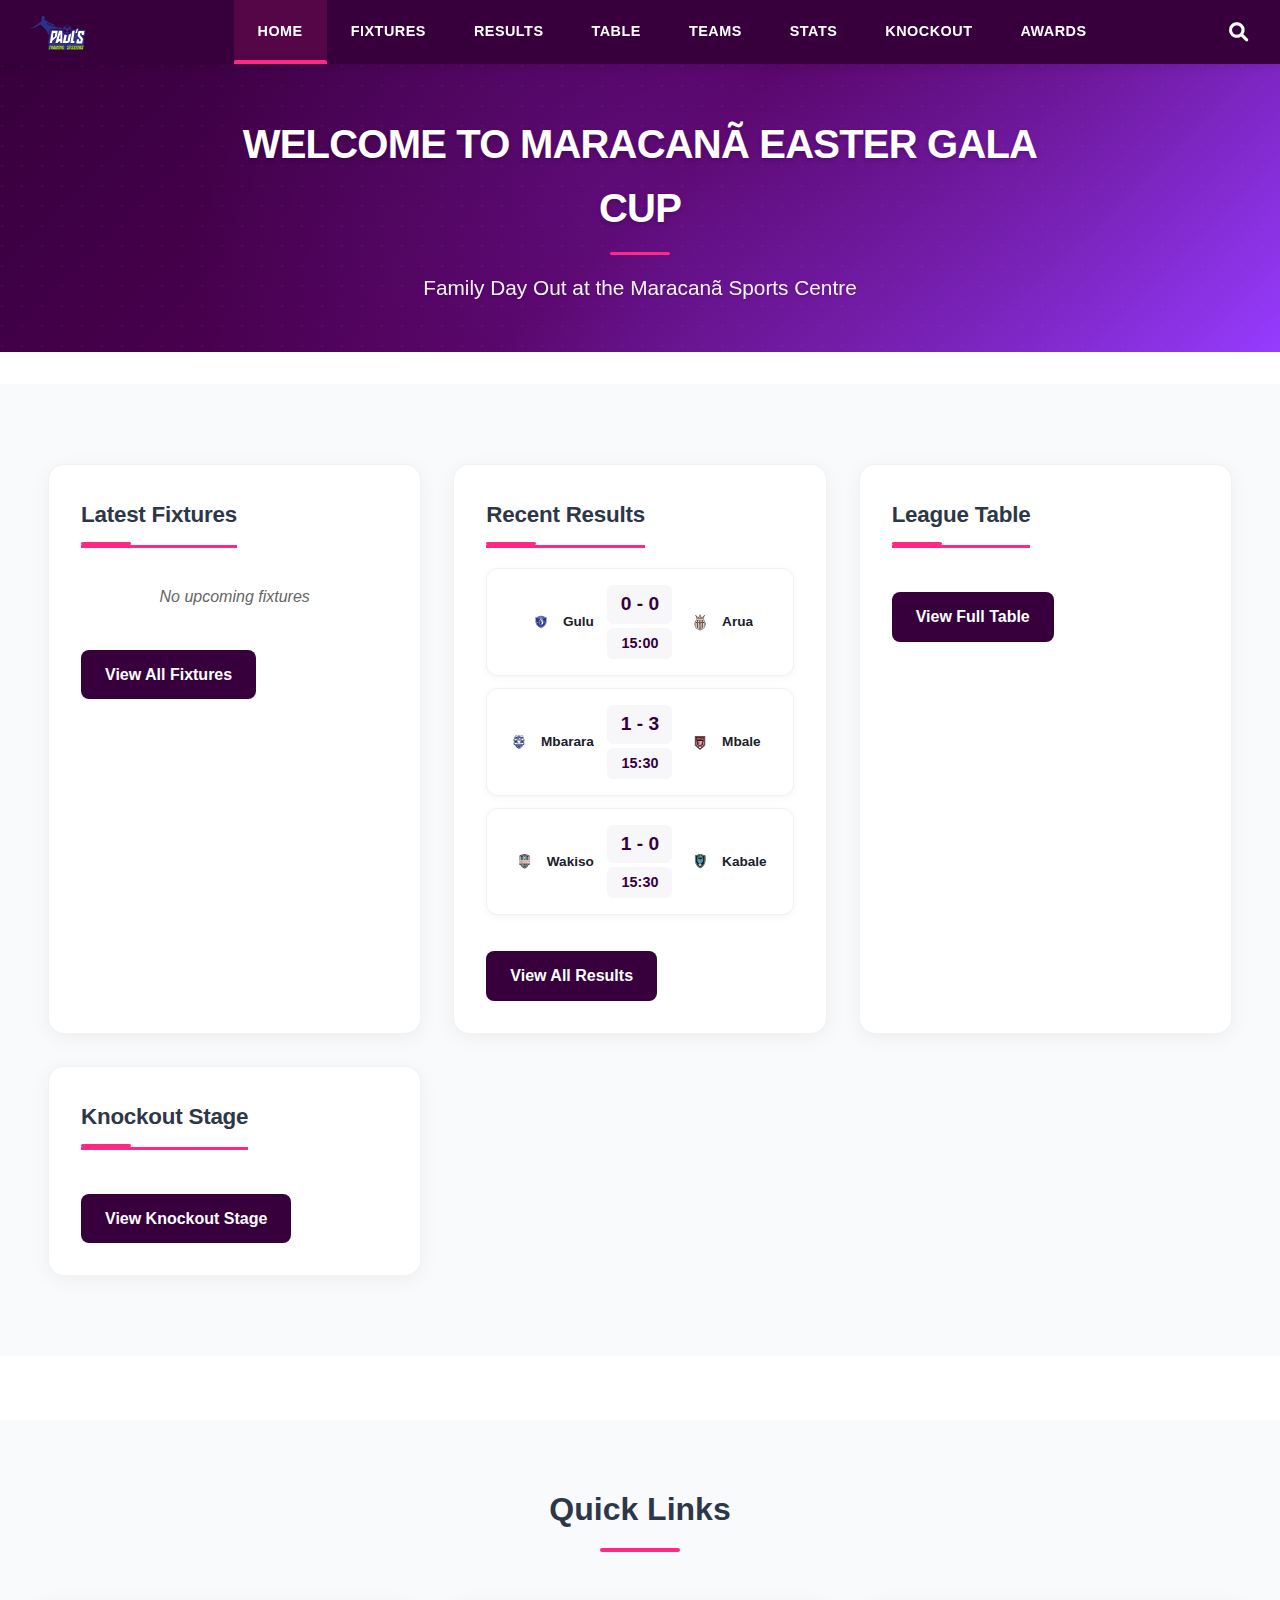
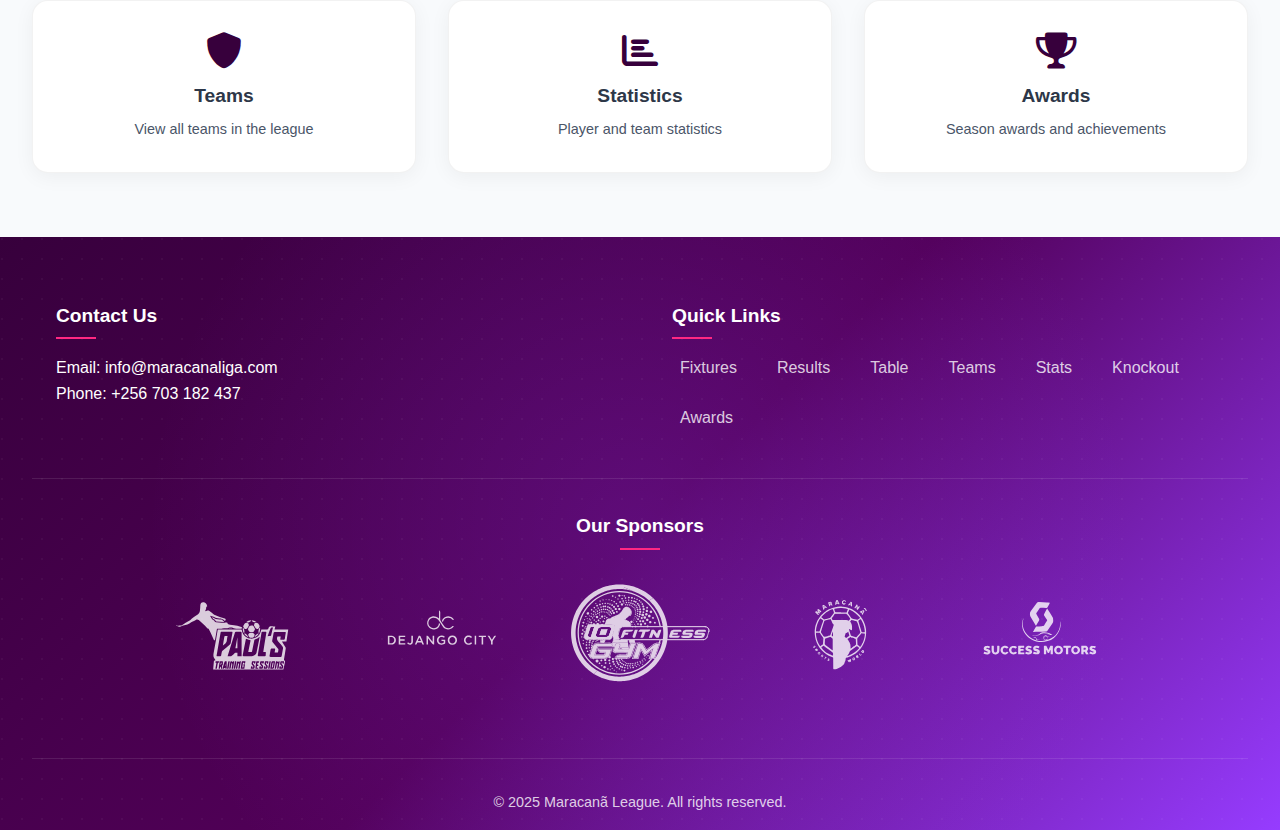
<file: index.html>
<!DOCTYPE html>
<html lang="en">
<head>
    <meta charset="UTF-8">
    <meta name="viewport" content="width=device-width, initial-scale=1.0">
    <title>Home | Maracanã League</title>
    <link rel="stylesheet" href="css/style.css">
    <link rel="stylesheet" href="css/home.css">
    <link rel="stylesheet" href="https://cdnjs.cloudflare.com/ajax/libs/font-awesome/6.0.0/css/all.min.css">
    <script src="js/search.js" defer></script>
</head>
<body>
    <header>
        <nav class="navbar">
            <div class="nav-brand">
                <a href="index.html">
                    <img src="images/logo.svg" alt="Maracanã League Logo" class="brand-logo">
                </a>
            </div>
            <ul class="nav-links">
                <li><a href="index.html" class="active">Home</a></li>
                <li><a href="fixtures.html">Fixtures</a></li>
                <li><a href="results.html">Results</a></li>
                <li><a href="tables.html">Table</a></li>
                <li><a href="teams.html">Teams</a></li>
                <li><a href="stats.html">Stats</a></li>
                <li><a href="knockout.html">Knockout</a></li>
                <li><a href="awards.html">Awards</a></li>
            </ul>
            <div class="nav-actions">
                <div class="search-container">
                    <input type="text" class="search-input" placeholder="Search...">
                </div>
                <button class="search-btn"><i class="fas fa-search"></i></button>
                <button class="burger">
                    <div class="line1"></div>
                    <div class="line2"></div>
                    <div class="line3"></div>
                </button>
            </div>
        </nav>
    </header>

    <main>
        <section class="hero">
            <div class="hero-content">
                <h1>Welcome to Maracanã Easter Gala Cup</h1>
                <p>Family Day Out at the Maracanã Sports Centre</p>
            </div>
        </section>

        <section class="featured-sections">
            <div class="featured-grid">
                <article class="featured-card">
                    <h2>Latest Fixtures</h2>
                    <div class="fixture-preview">
                        <!-- Dynamic content will be loaded here -->
                    </div>
                    <a href="fixtures.html" class="view-all-btn">View All Fixtures</a>
                </article>

                <article class="featured-card">
                    <h2>Recent Results</h2>
                    <div class="result-preview">
                        <!-- Dynamic content will be loaded here -->
                    </div>
                    <a href="results.html" class="view-all-btn">View All Results</a>
                </article>

                <article class="featured-card">
                    <h2>League Table</h2>
                    <div class="table-preview">
                        <!-- Dynamic content will be loaded here -->
                    </div>
                    <a href="tables.html" class="view-all-btn">View Full Table</a>
                </article>

                <article class="featured-card">
                    <h2>Knockout Stage</h2>
                    <div class="knockout-preview">
                        <!-- Dynamic content will be loaded here -->
                    </div>
                    <a href="knockout.html" class="view-all-btn">View Knockout Stage</a>
                </article>
            </div>
        </section>

        <section class="section quick-links">
            <h2>Quick Links</h2>
            <div class="quick-links-grid">
                <a href="teams.html" class="quick-link-card">
                    <i class="fas fa-shield-alt"></i>
                    <h3>Teams</h3>
                    <p>View all teams in the league</p>
                </a>
                <a href="stats.html" class="quick-link-card">
                    <i class="fas fa-chart-bar"></i>
                    <h3>Statistics</h3>
                    <p>Player and team statistics</p>
                </a>
                <a href="awards.html" class="quick-link-card">
                    <i class="fas fa-trophy"></i>
                    <h3>Awards</h3>
                    <p>Season awards and achievements</p>
                </a>
            </div>
        </section>
    </main>

    <footer>
        <div class="footer-content">
            <div class="footer-section">
                <h3>Contact Us</h3>
                <p>Email: info@maracanaliga.com</p>
                <p>Phone: +256 703 182 437</p>
            </div>
            <div class="footer-section">
                <h3>Quick Links</h3>
                <ul>
                    <li><a href="fixtures.html">Fixtures</a></li>
                    <li><a href="results.html">Results</a></li>
                    <li><a href="tables.html">Table</a></li>
                    <li><a href="teams.html">Teams</a></li>
                    <li><a href="stats.html">Stats</a></li>
                    <li><a href="knockout.html">Knockout</a></li>
                    <li><a href="awards.html">Awards</a></li>
                </ul>
            </div>
        </div>
        <div class="sponsors-section">
            <h3>Our Sponsors</h3>
            <div class="sponsors-grid">
                <img src="images/sponsors/paul-fitness-training.svg" alt="Paul Fitness Training" class="sponsor-logo">
                <img src="images/sponsors/dejango-city.svg" alt="Dejango City" class="sponsor-logo">
                <img src="images/sponsors/io-fitness-gym.svg" alt="IO Fitness Gym" class="sponsor-logo">
                <img src="images/sponsors/maracana-sports-centre.svg" alt="Maracana Sports Centre" class="sponsor-logo">
                <img src="images/sponsors/success-motors.svg" alt="Success Motors" class="sponsor-logo">
            </div>
        </div>
        <div class="footer-bottom">
            <p>&copy; 2025 Maracanã League. All rights reserved.</p>
        </div>
    </footer>

    <script src="js/menu.js"></script>
    <script src="js/fixtures.js"></script>
    <script src="js/home.js"></script>
</body>
</html>
</file>
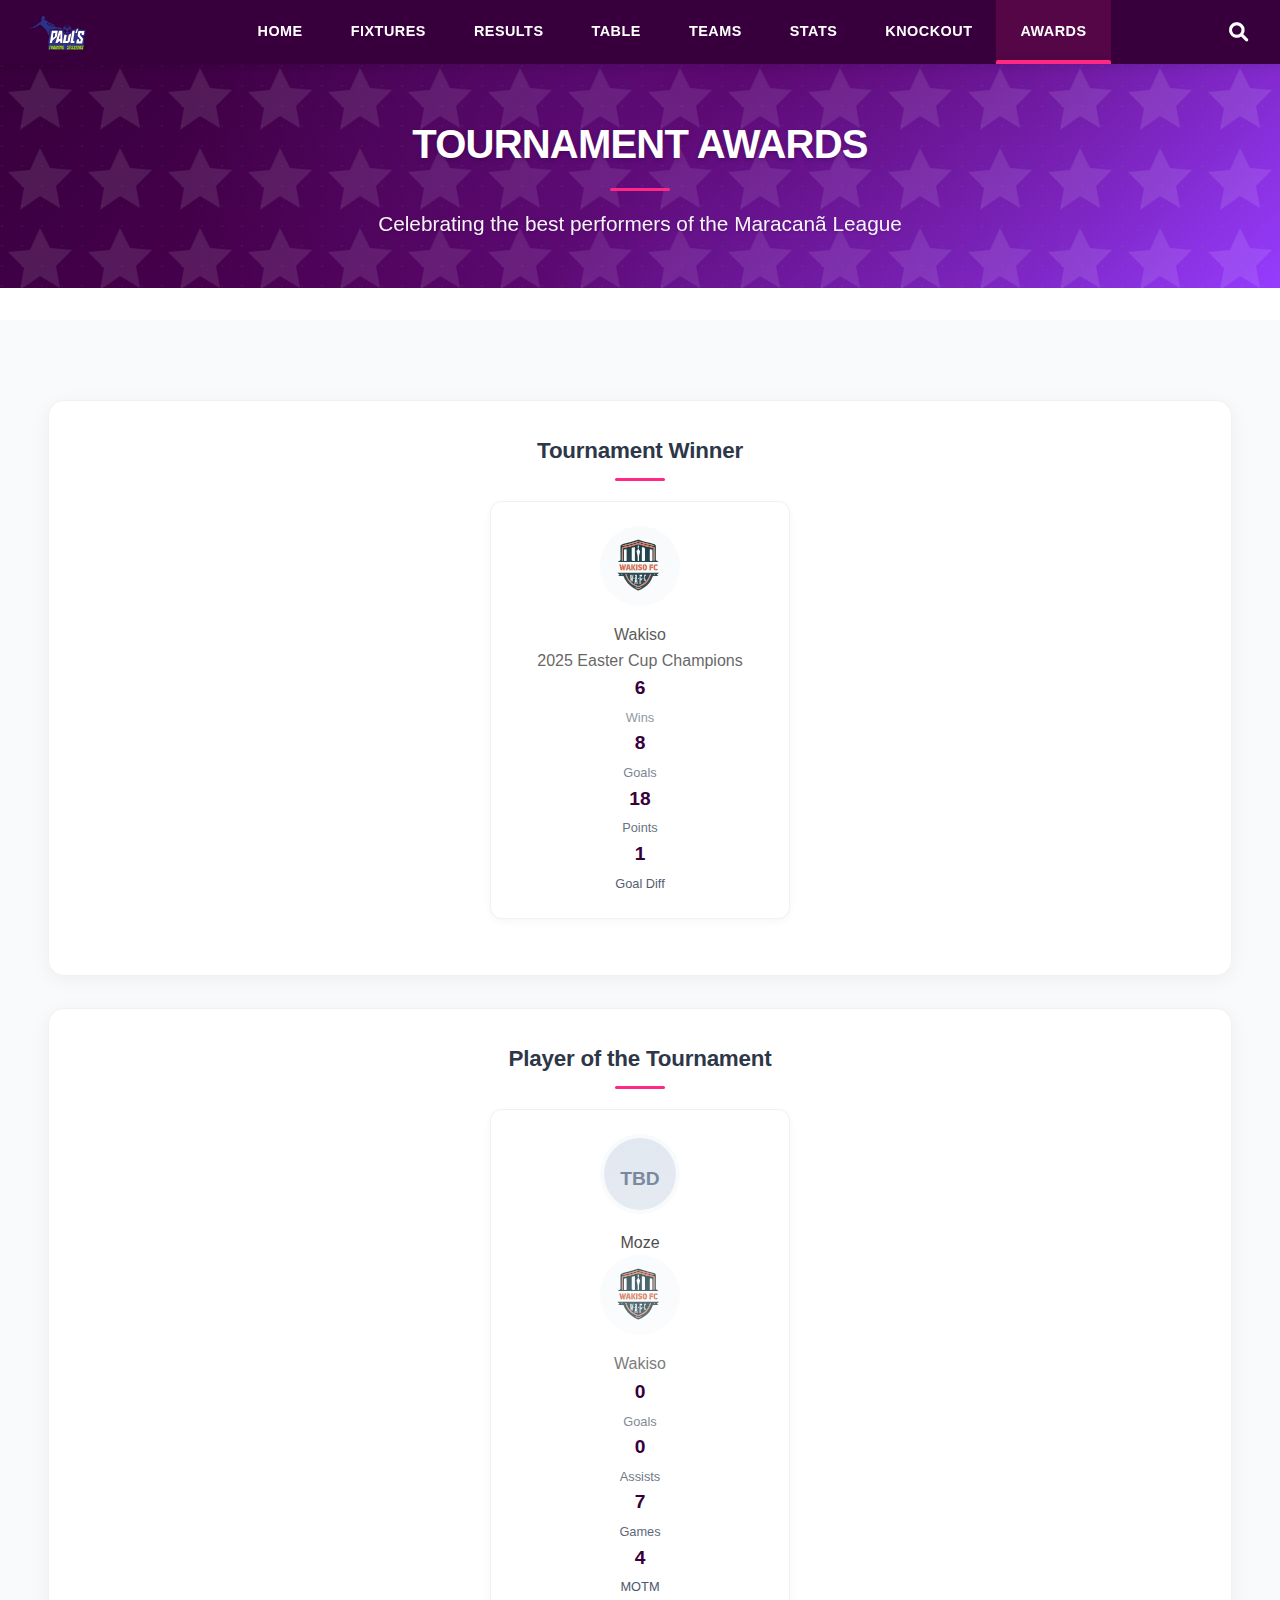
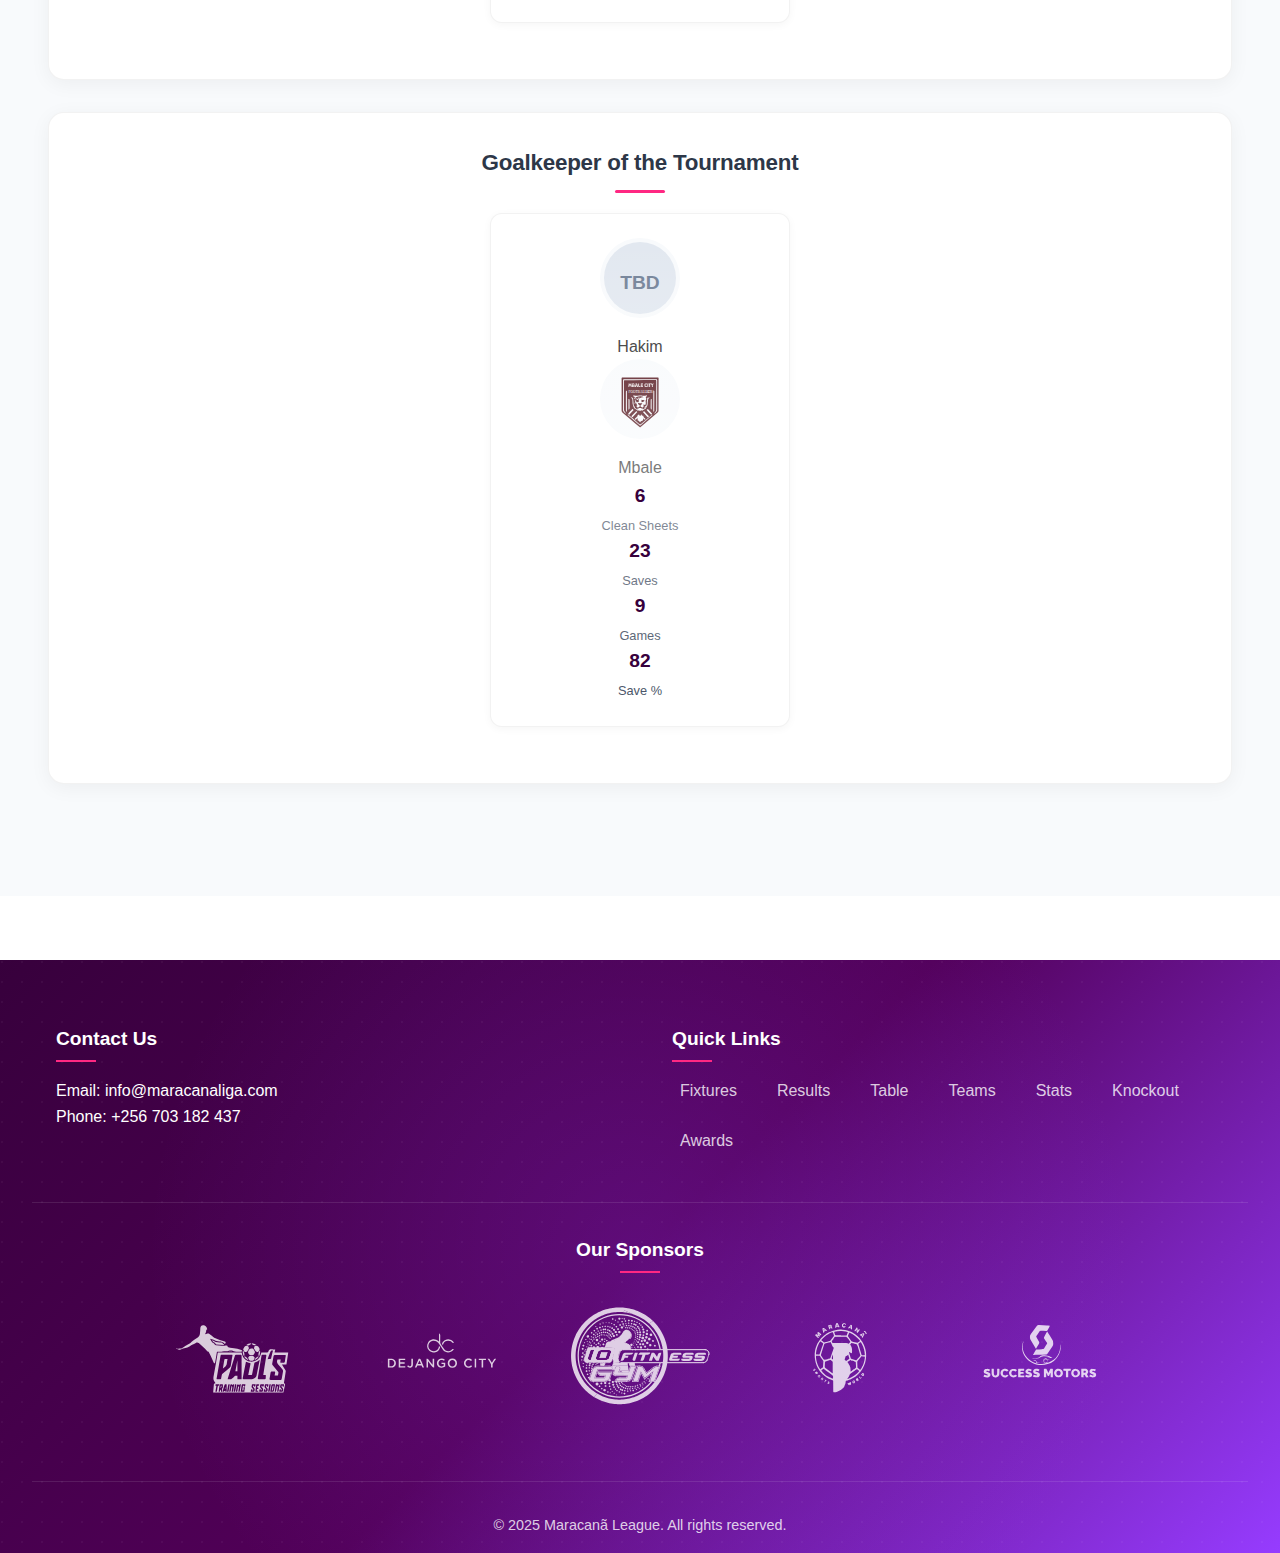
<file: awards.html>
<!DOCTYPE html>
<html lang="en">
<head>
    <meta charset="UTF-8">
    <meta name="viewport" content="width=device-width, initial-scale=1.0">
    <title>Awards | Maracanã League</title>
    <link rel="stylesheet" href="css/style.css">
    <link rel="stylesheet" href="css/awards.css">
    <link rel="stylesheet" href="https://cdnjs.cloudflare.com/ajax/libs/font-awesome/6.0.0/css/all.min.css">
    <script src="js/search.js" defer></script>
</head>
<body>
    <header>
        <nav class="navbar">
            <div class="nav-brand">
                <a href="index.html">
                    <img src="images/logo.svg" alt="Maracanã League Logo" class="brand-logo">
                </a>
            </div>
            <ul class="nav-links">
                <li><a href="index.html">Home</a></li>
                <li><a href="fixtures.html">Fixtures</a></li>
                <li><a href="results.html">Results</a></li>
                <li><a href="tables.html">Table</a></li>
                <li><a href="teams.html">Teams</a></li>
                <li><a href="stats.html">Stats</a></li>
                <li><a href="knockout.html">Knockout</a></li>
                <li><a href="awards.html" class="active">Awards</a></li>
            </ul>
            <div class="nav-actions">
                <div class="search-container">
                    <input type="text" class="search-input" placeholder="Search...">
                </div>
                <button class="search-btn"><i class="fas fa-search"></i></button>
                <button class="burger">
                    <div class="line1"></div>
                    <div class="line2"></div>
                    <div class="line3"></div>
                </button>
            </div>
        </nav>
    </header>

    <main>
        <section class="awards-hero">
            <div class="awards-hero-content">
                <h1>Tournament Awards</h1>
                <p>Celebrating the best performers of the Maracanã League</p>
            </div>
        </section>

        <section class="awards-section">
            <div class="awards-container">
                <div id="tournamentWinner" class="award-category">
                    <h3>Tournament Winner</h3>
                    <div class="award-grid">
                        <!-- Tournament Winner content will be inserted here -->
                    </div>
                </div>

                <div id="playerOfTournament" class="award-category">
                    <h3>Player of the Tournament</h3>
                    <div class="award-grid">
                        <!-- Player of the Tournament content will be inserted here -->
                    </div>
                </div>

                <div id="goalkeeperOfTournament" class="award-category">
                    <h3>Goalkeeper of the Tournament</h3>
                    <div class="award-grid">
                        <!-- Goalkeeper of the Tournament content will be inserted here -->
                    </div>
                </div>
            </div>
        </section>
    </main>

    <footer>
        <div class="footer-content">
            <div class="footer-section">
                <h3>Contact Us</h3>
                <p>Email: info@maracanaliga.com</p>
                <p>Phone: +256 703 182 437</p>
            </div>
            <div class="footer-section">
                <h3>Quick Links</h3>
                <ul>
                    <li><a href="fixtures.html">Fixtures</a></li>
                    <li><a href="results.html">Results</a></li>
                    <li><a href="tables.html">Table</a></li>
                    <li><a href="teams.html">Teams</a></li>
                    <li><a href="stats.html">Stats</a></li>
                    <li><a href="knockout.html">Knockout</a></li>
                    <li><a href="awards.html">Awards</a></li>
                </ul>
            </div>
        </div>
        <div class="sponsors-section">
            <h3>Our Sponsors</h3>
            <div class="sponsors-grid">
                <img src="images/sponsors/paul-fitness-training.svg" alt="Paul Fitness Training" class="sponsor-logo">
                <img src="images/sponsors/dejango-city.svg" alt="Dejango City" class="sponsor-logo">
                <img src="images/sponsors/io-fitness-gym.svg" alt="IO Fitness Gym" class="sponsor-logo">
                <img src="images/sponsors/maracana-sports-centre.svg" alt="Maracana Sports Centre" class="sponsor-logo">
                <img src="images/sponsors/success-motors.svg" alt="Success Motors" class="sponsor-logo">
            </div>
        </div>
        <div class="footer-bottom">
            <p>&copy; 2025 Maracanã League. All rights reserved.</p>
        </div>
    </footer>

    <script src="js/main.js"></script>
    <script src="js/awards.js"></script>
</body>
</html>
</file>
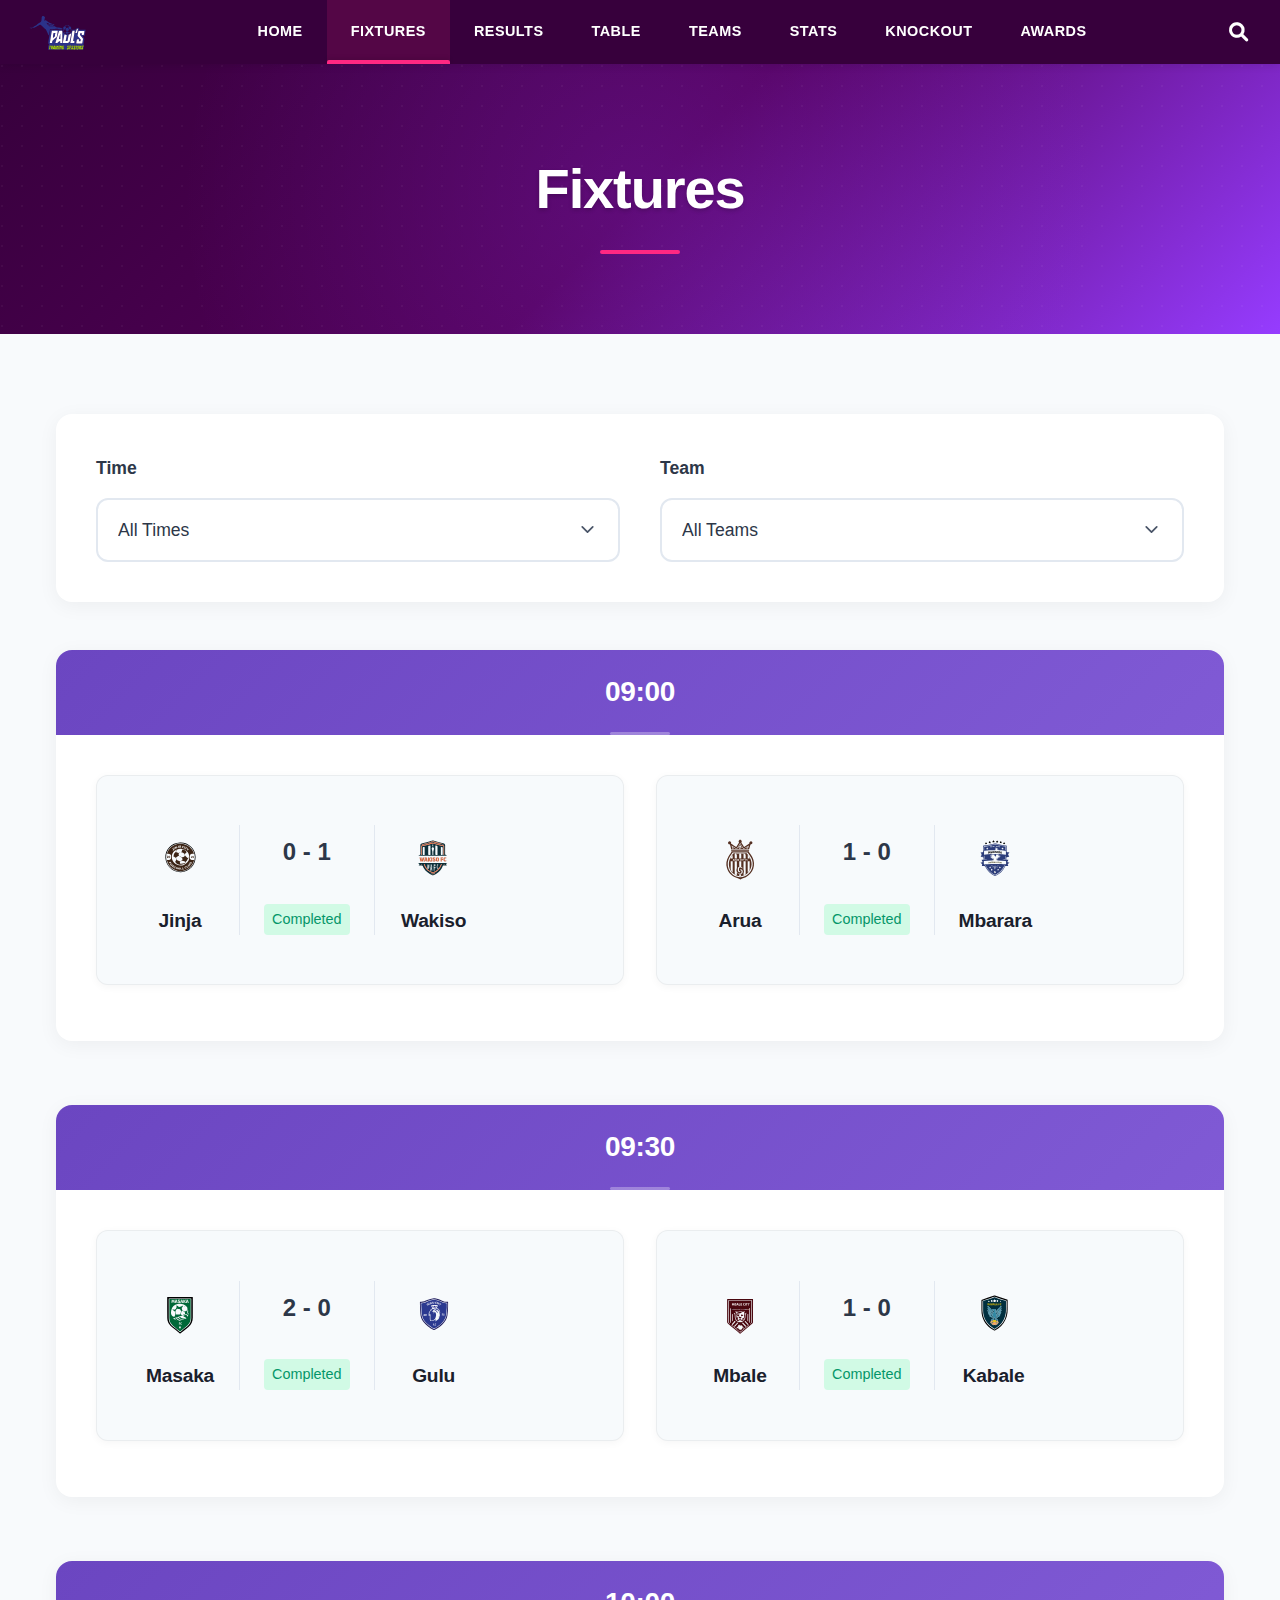
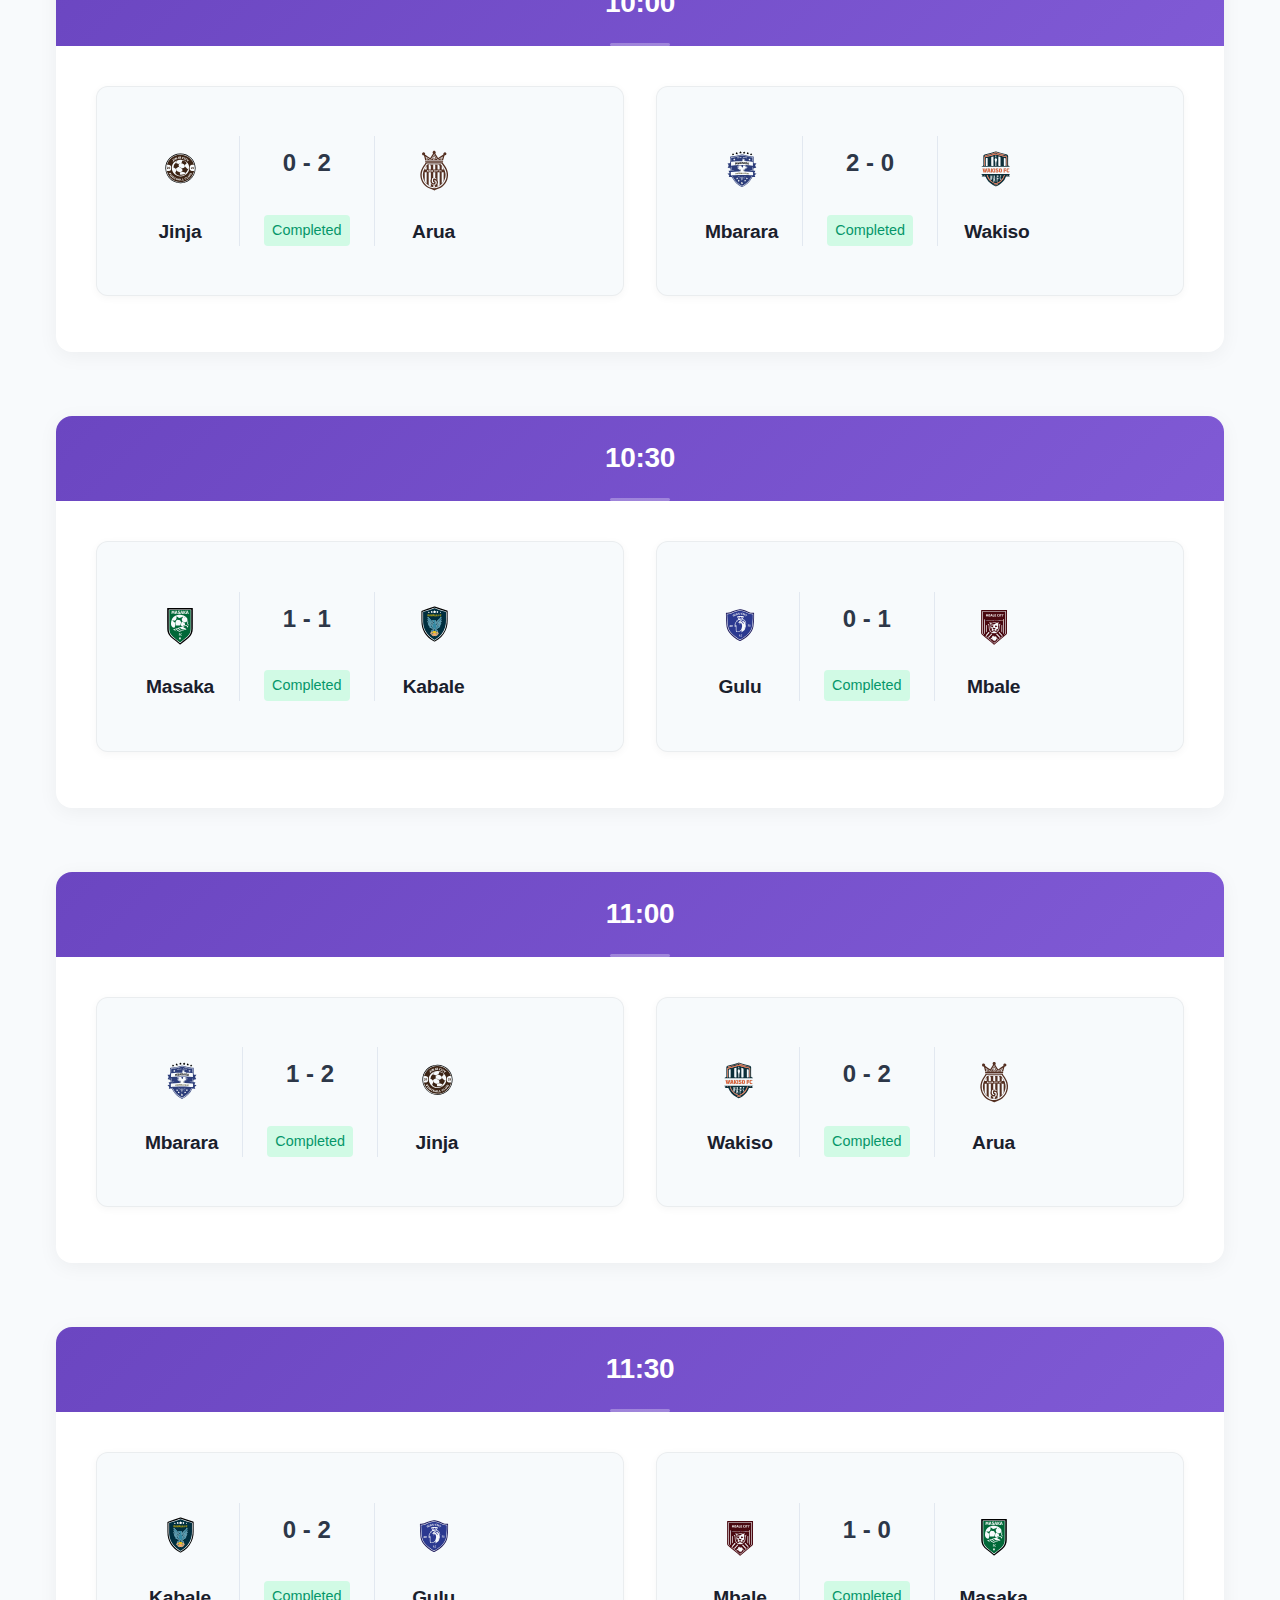
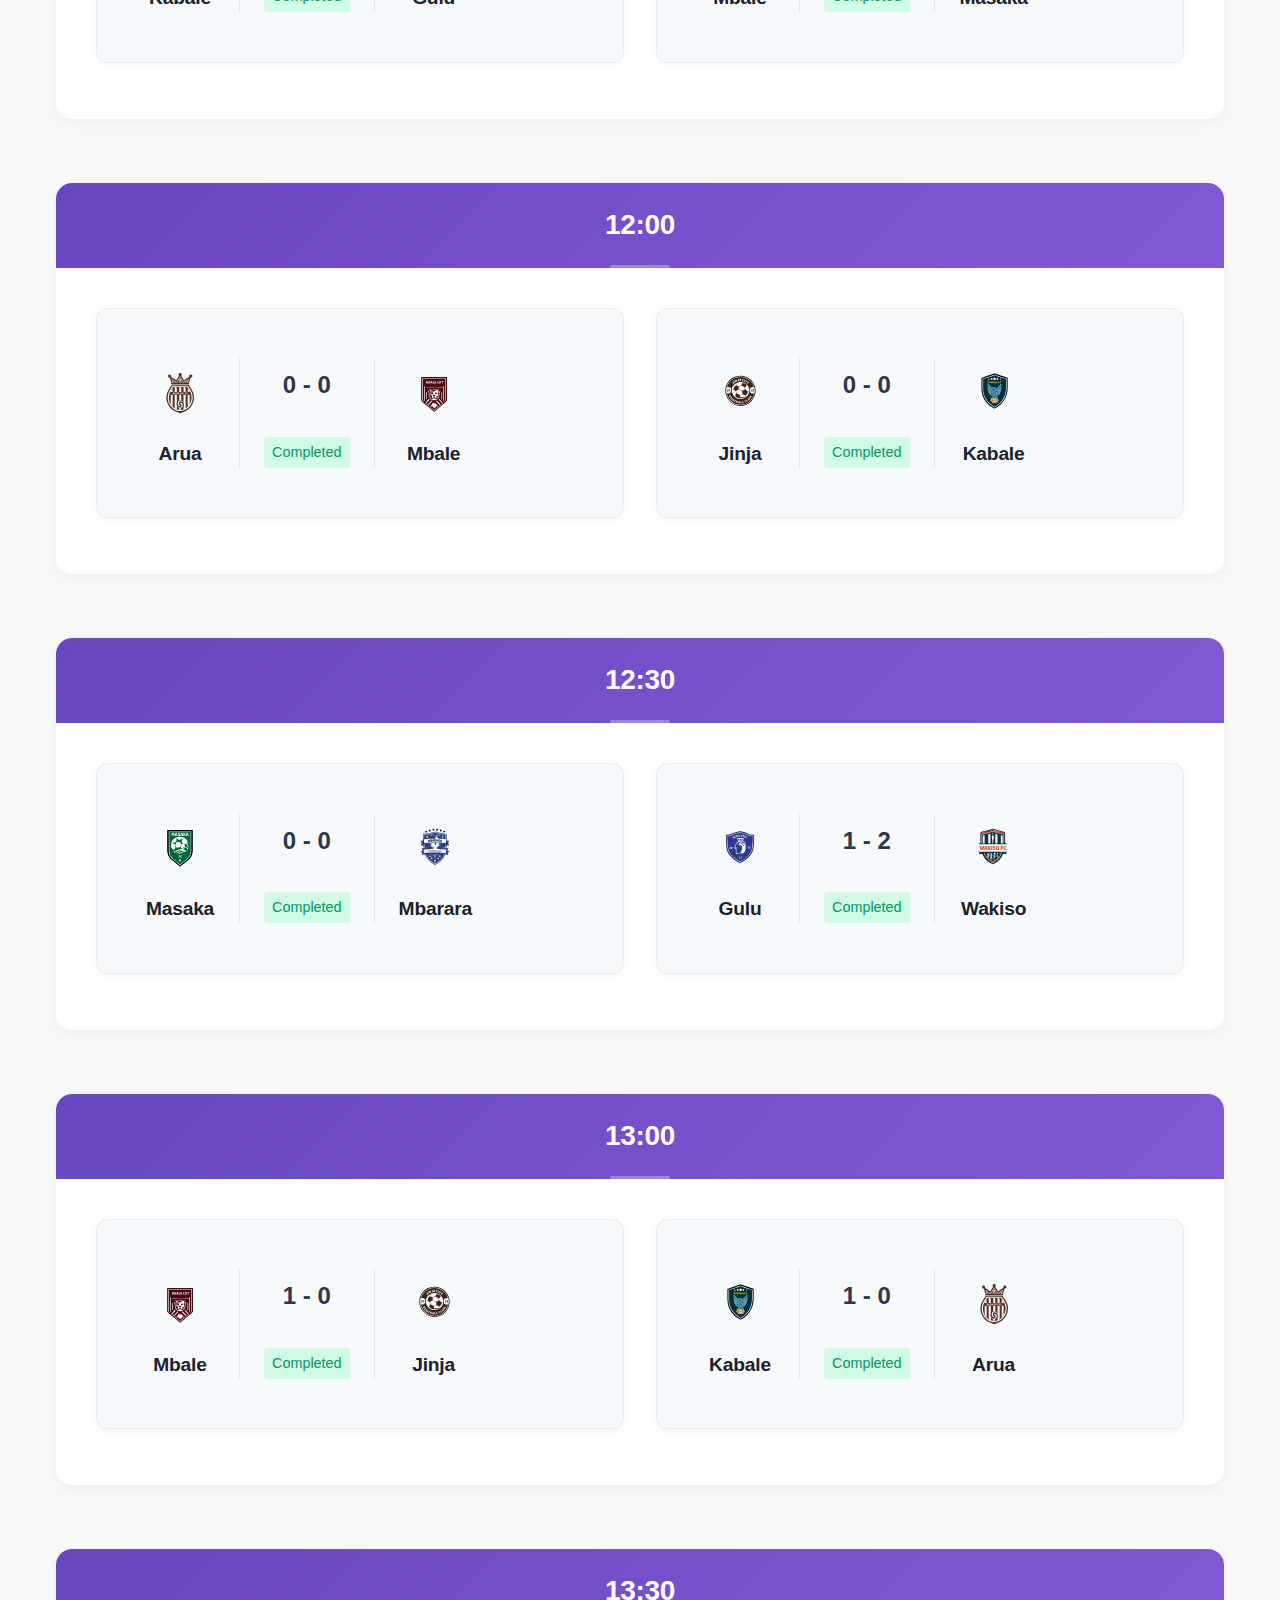
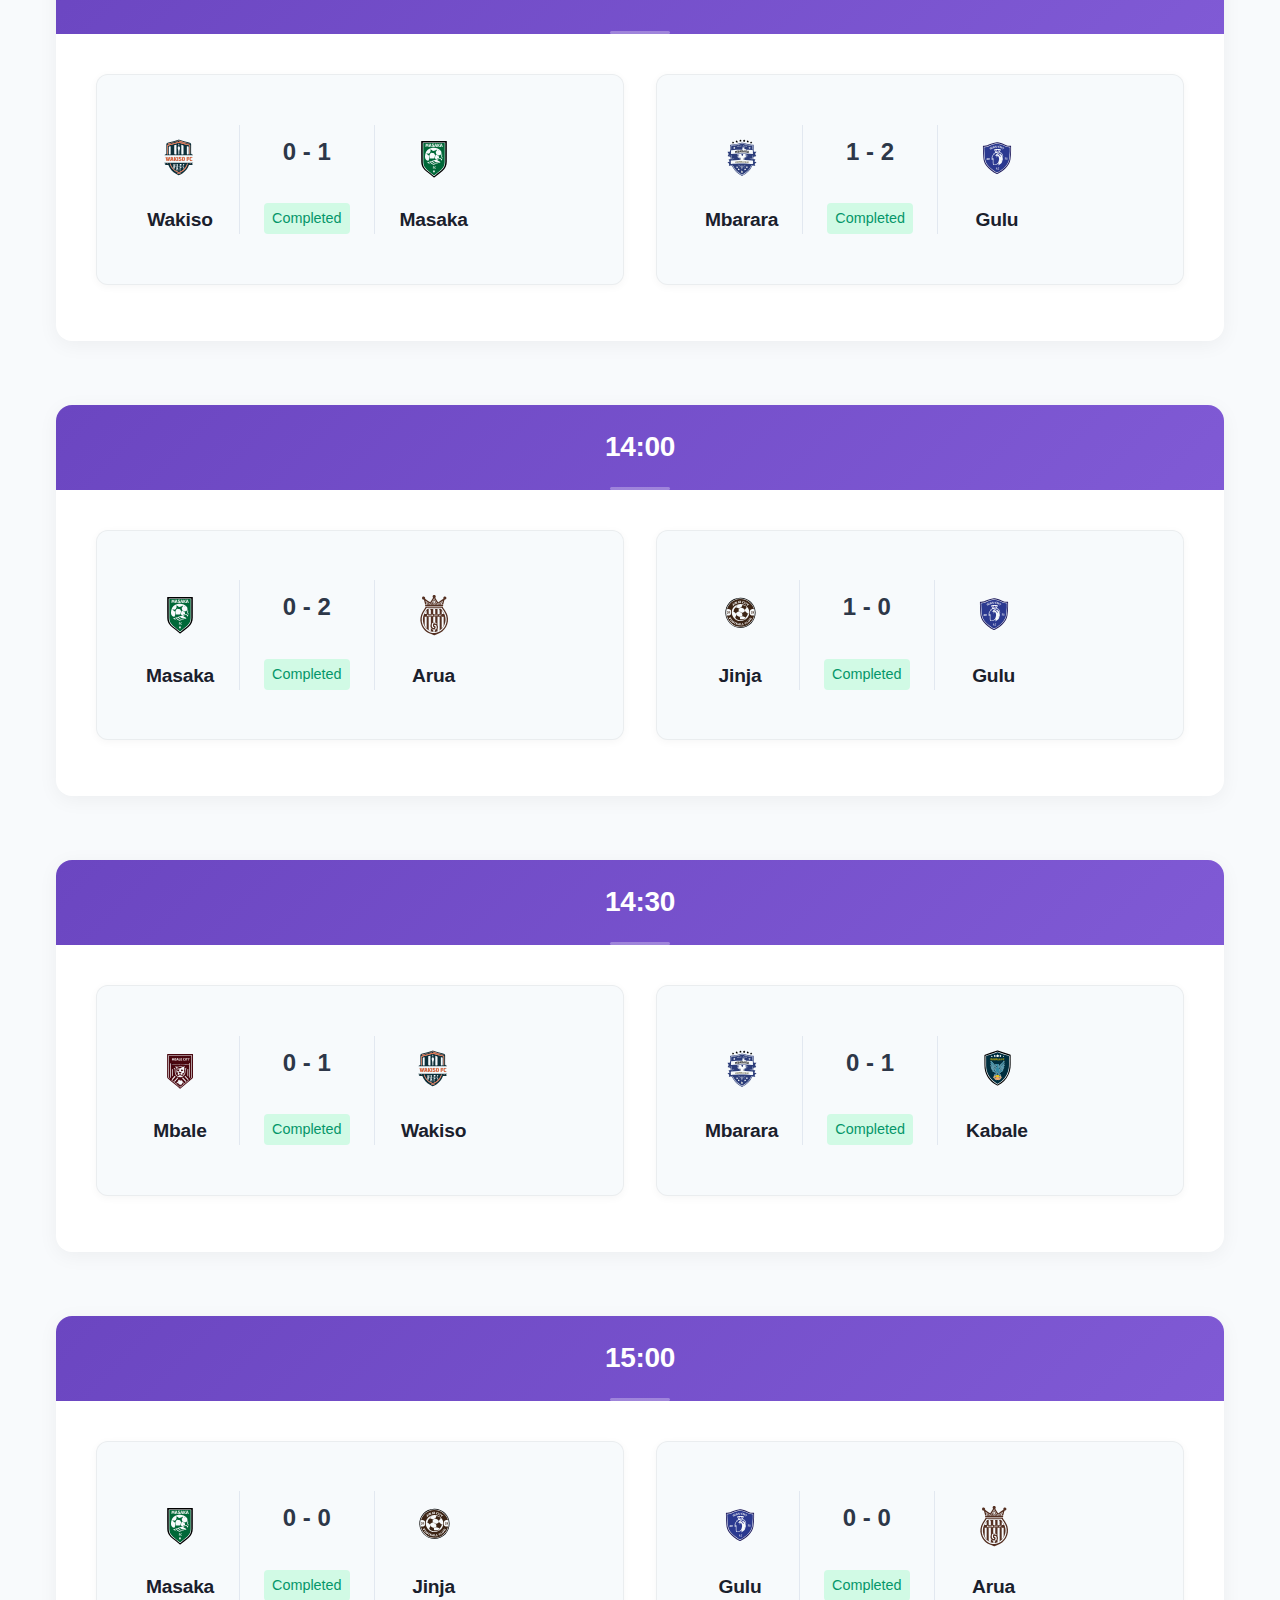
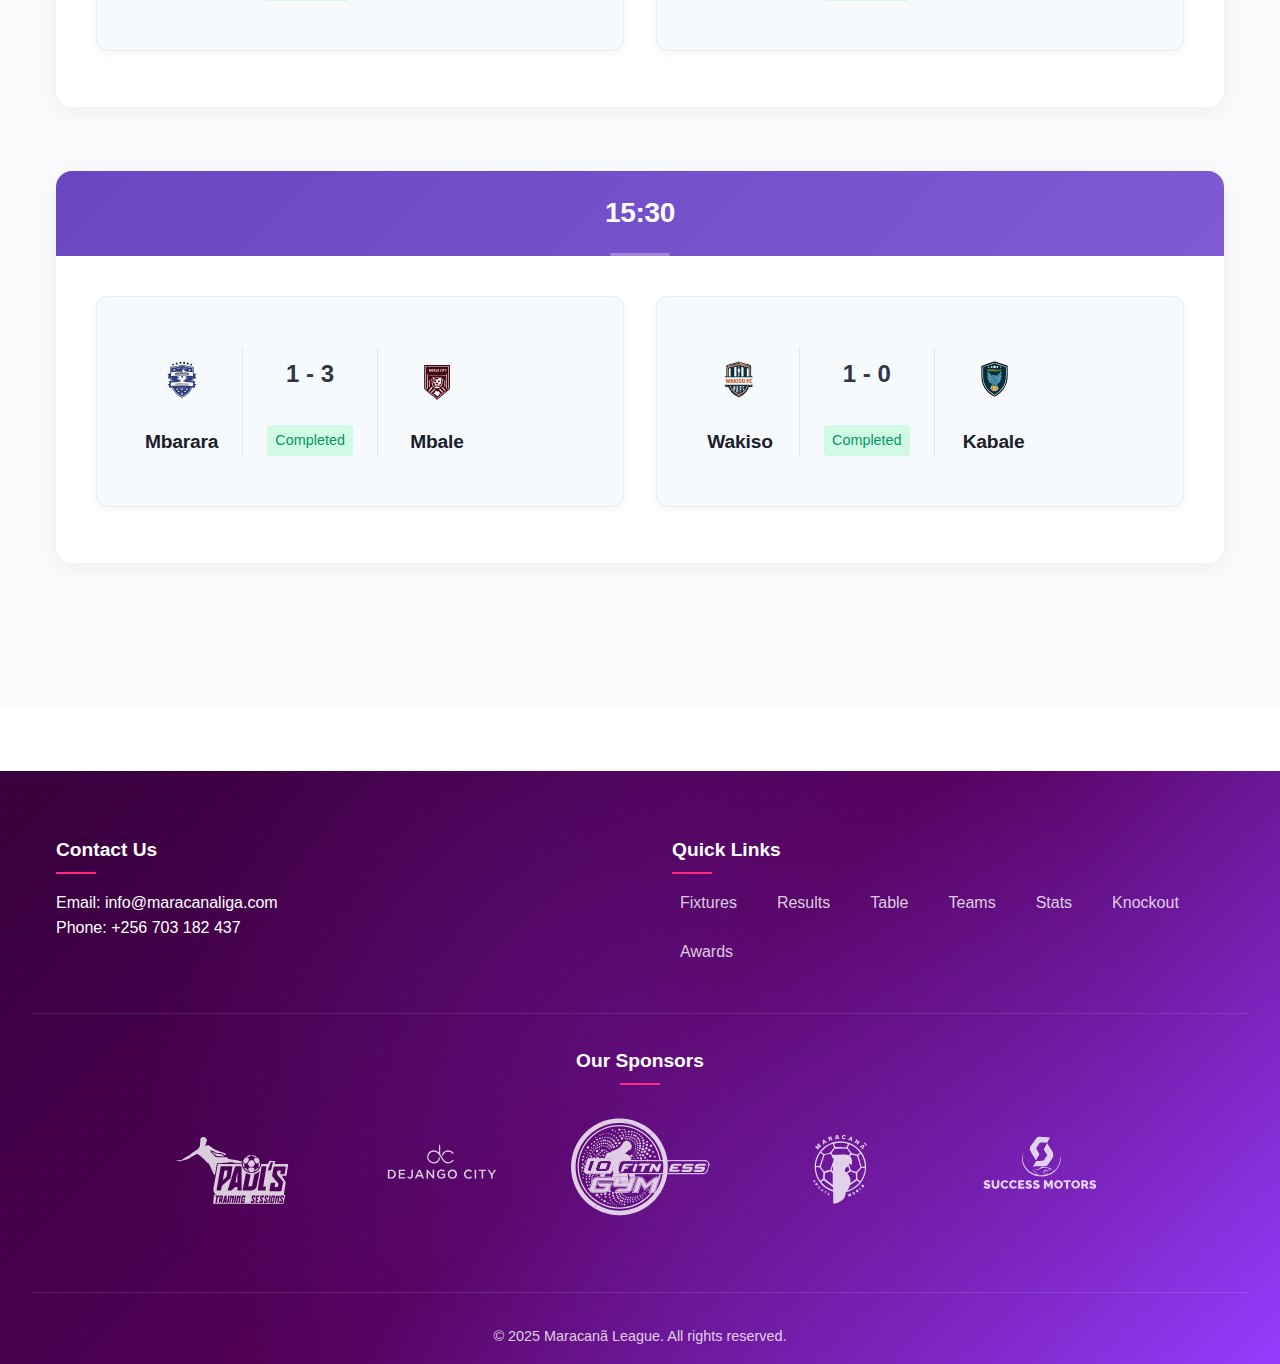
<file: fixtures.html>
<!DOCTYPE html>
<html lang="en">
<head>
    <meta charset="UTF-8">
    <meta name="viewport" content="width=device-width, initial-scale=1.0">
    <title>Fixtures | Maracanã League</title>
    <link rel="stylesheet" href="css/style.css">
    <link rel="stylesheet" href="css/fixtures.css">
    <link href="https://cdnjs.cloudflare.com/ajax/libs/font-awesome/6.0.0/css/all.min.css" rel="stylesheet">
    <script src="js/search.js" defer></script>
</head>
<body>
    <header>
        <nav class="navbar">
            <div class="nav-brand">
                <a href="index.html">
                    <img src="images/logo.svg" alt="Maracanã League Logo" class="brand-logo">
                </a>
            </div>
            <ul class="nav-links">
                <li><a href="index.html">Home</a></li>
                <li><a href="fixtures.html" class="active">Fixtures</a></li>
                <li><a href="results.html">Results</a></li>
                <li><a href="tables.html">Table</a></li>
                <li><a href="teams.html">Teams</a></li>
                <li><a href="stats.html">Stats</a></li>
                <li><a href="knockout.html">Knockout</a></li>
                <li><a href="awards.html">Awards</a></li>
            </ul>
            <div class="nav-actions">
                <div class="search-container">
                    <input type="text" class="search-input" placeholder="Search...">
                </div>
                <button class="search-btn"><i class="fas fa-search"></i></button>
                <button class="burger">
                    <div class="line1"></div>
                    <div class="line2"></div>
                    <div class="line3"></div>
                </button>
            </div>
        </nav>
    </header>

    <main>
        <section class="fixtures-hero">
            <div class="fixtures-hero-content">
                <h1>Fixtures</h1>
            </div>
        </section>

        <section class="fixtures-section">
            <div class="fixtures-container">
                <div class="fixtures-filters">
                    <div class="filter-group">
                        <label for="matchday-select">Time</label>
                        <select id="matchday-select">
                            <option value="all">All Times</option>
                        </select>
                    </div>
                    <div class="filter-group">
                        <label for="team-select">Team</label>
                        <select id="team-select">
                            <option value="all">All Teams</option>
                        </select>
                    </div>
                </div>
                <div class="loading"></div>
                <div id="fixtures-container">
                    <!-- Fixtures will be loaded here dynamically -->
                </div>
            </div>
        </section>
    </main>

    <footer>
        <div class="footer-content">
            <div class="footer-section">
                <h3>Contact Us</h3>
                <p>Email: info@maracanaliga.com</p>
                <p>Phone: +256 703 182 437</p>
            </div>
            <div class="footer-section">
                <h3>Quick Links</h3>
                <ul>
                    <li><a href="fixtures.html">Fixtures</a></li>
                    <li><a href="results.html">Results</a></li>
                    <li><a href="tables.html">Table</a></li>
                    <li><a href="teams.html">Teams</a></li>
                    <li><a href="stats.html">Stats</a></li>
                    <li><a href="knockout.html">Knockout</a></li>
                    <li><a href="awards.html">Awards</a></li>
                </ul>
            </div>
        </div>
        <div class="sponsors-section">
            <h3>Our Sponsors</h3>
            <div class="sponsors-grid">
                <img src="images/sponsors/paul-fitness-training.svg" alt="Paul Fitness Training" class="sponsor-logo">
                <img src="images/sponsors/dejango-city.svg" alt="Dejango City" class="sponsor-logo">
                <img src="images/sponsors/io-fitness-gym.svg" alt="IO Fitness Gym" class="sponsor-logo">
                <img src="images/sponsors/maracana-sports-centre.svg" alt="Maracana Sports Centre" class="sponsor-logo">
                <img src="images/sponsors/success-motors.svg" alt="Success Motors" class="sponsor-logo">
            </div>
        </div>
        <div class="footer-bottom">
            <p>&copy; 2025 Maracanã League. All rights reserved.</p>
        </div>
    </footer>

    <div class="loading">
        <div class="loading-spinner"></div>
    </div>

    <script src="js/menu.js"></script>
    <script src="js/fixtures.js"></script>
    
</body>
</html>
</file>
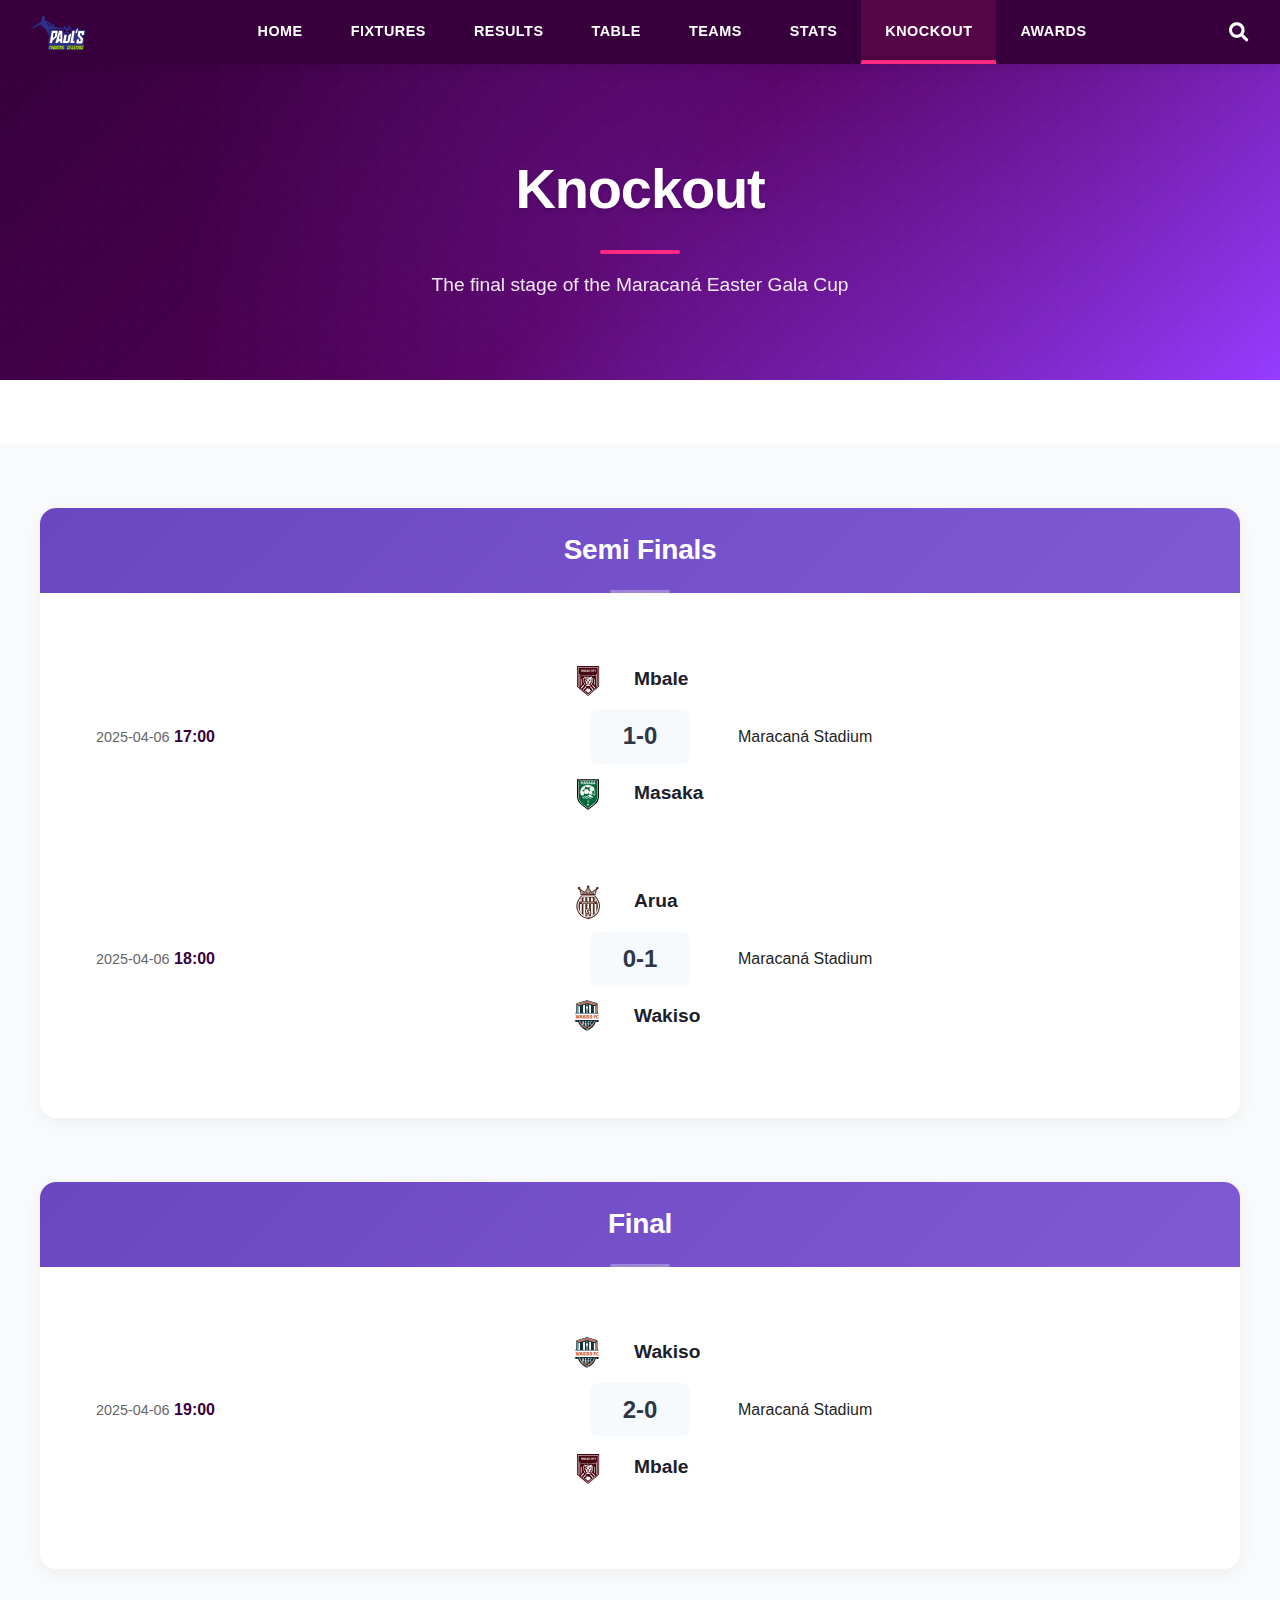
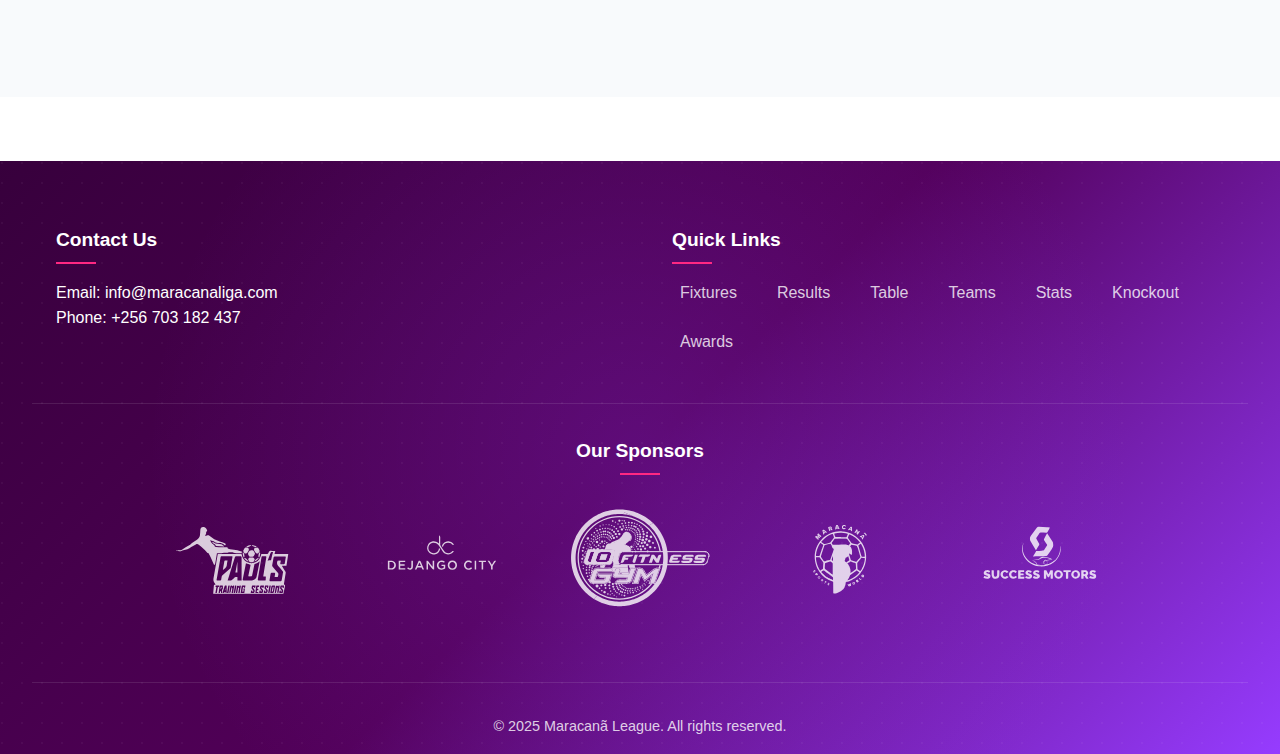
<file: knockout.html>
<!DOCTYPE html>
<html lang="en">
<head>
    <meta charset="UTF-8">
    <meta name="viewport" content="width=device-width, initial-scale=1.0">
    <title>Knockout Stage | Maracanã League</title>
    <link rel="stylesheet" href="css/style.css">
    <link rel="stylesheet" href="css/knockout.css">
    <link rel="stylesheet" href="https://cdnjs.cloudflare.com/ajax/libs/font-awesome/6.0.0/css/all.min.css">
    <script src="js/search.js" defer></script>
</head>
<body>
    <header>
        <nav class="navbar">
            <div class="nav-brand">
                <a href="index.html">
                    <img src="images/logo.svg" alt="Maracanã League Logo" class="brand-logo">
                </a>
            </div>
            <ul class="nav-links">
                <li><a href="index.html">Home</a></li>
                <li><a href="fixtures.html">Fixtures</a></li>
                <li><a href="results.html">Results</a></li>
                <li><a href="tables.html">Table</a></li>
                <li><a href="teams.html">Teams</a></li>
                <li><a href="stats.html">Stats</a></li>
                <li><a href="knockout.html" class="active">Knockout</a></li>
                <li><a href="awards.html">Awards</a></li>
            </ul>
            <div class="nav-actions">
                <div class="search-container">
                    <input type="text" class="search-input" placeholder="Search...">
                </div>
                <button class="search-btn"><i class="fas fa-search"></i></button>
                <button class="burger">
                    <div class="line1"></div>
                    <div class="line2"></div>
                    <div class="line3"></div>
                </button>
            </div>
        </nav>
    </header>

    <main>
        <section class="hero">
            <div class="hero-content">
                <h1>Knockout</h1>
                <p>The final stage of the Maracaná Easter Gala Cup</p>
            </div>
        </section>

        <section class="section knockout-stage">
            <div class="tournament-bracket">
                  <div class="round semi-finals">
                    <h2>Semi Finals</h2>
                    <div class="matches">
                        <div class="match-pair">
                            <div class="match">
                                <div class="team home">TBD</div>
                                <div class="score">vs</div>
                                <div class="team away">TBD</div>
                            </div>
                        </div>
                        <!-- More semi-final matches -->
                    </div>
                </div>

                <div class="round final">
                    <h2>Final</h2>
                    <div class="matches">
                        <div class="match-pair">
                            <div class="match">
                                <div class="team home">TBD</div>
                                <div class="score">vs</div>
                                <div class="team away">TBD</div>
                            </div>
                        </div>
                    </div>
                </div>
            </div>
        </section>
    </main>

    <footer>
        <div class="footer-content">
            <div class="footer-section">
                <h3>Contact Us</h3>
                <p>Email: info@maracanaliga.com</p>
                <p>Phone: +256 703 182 437</p>
            </div>
            <div class="footer-section">
                <h3>Quick Links</h3>
                <ul>
                    <li><a href="fixtures.html">Fixtures</a></li>
                    <li><a href="results.html">Results</a></li>
                    <li><a href="tables.html">Table</a></li>
                    <li><a href="teams.html">Teams</a></li>
                    <li><a href="stats.html">Stats</a></li>
                    <li><a href="knockout.html">Knockout</a></li>
                    <li><a href="awards.html">Awards</a></li>
                </ul>
            </div>
        </div>
        <div class="sponsors-section">
            <h3>Our Sponsors</h3>
            <div class="sponsors-grid">
                <img src="images/sponsors/paul-fitness-training.svg" alt="Paul Fitness Training" class="sponsor-logo">
                <img src="images/sponsors/dejango-city.svg" alt="Dejango City" class="sponsor-logo">
                <img src="images/sponsors/io-fitness-gym.svg" alt="IO Fitness Gym" class="sponsor-logo">
                <img src="images/sponsors/maracana-sports-centre.svg" alt="Maracana Sports Centre" class="sponsor-logo">
                <img src="images/sponsors/success-motors.svg" alt="Success Motors" class="sponsor-logo">
            </div>
        </div>
        <div class="footer-bottom">
            <p>&copy; 2025 Maracanã League. All rights reserved.</p>
        </div>
    </footer>

    <script src="js/main.js"></script>
    <script src="js/knockout.js"></script>
</body>
</html>
</file>
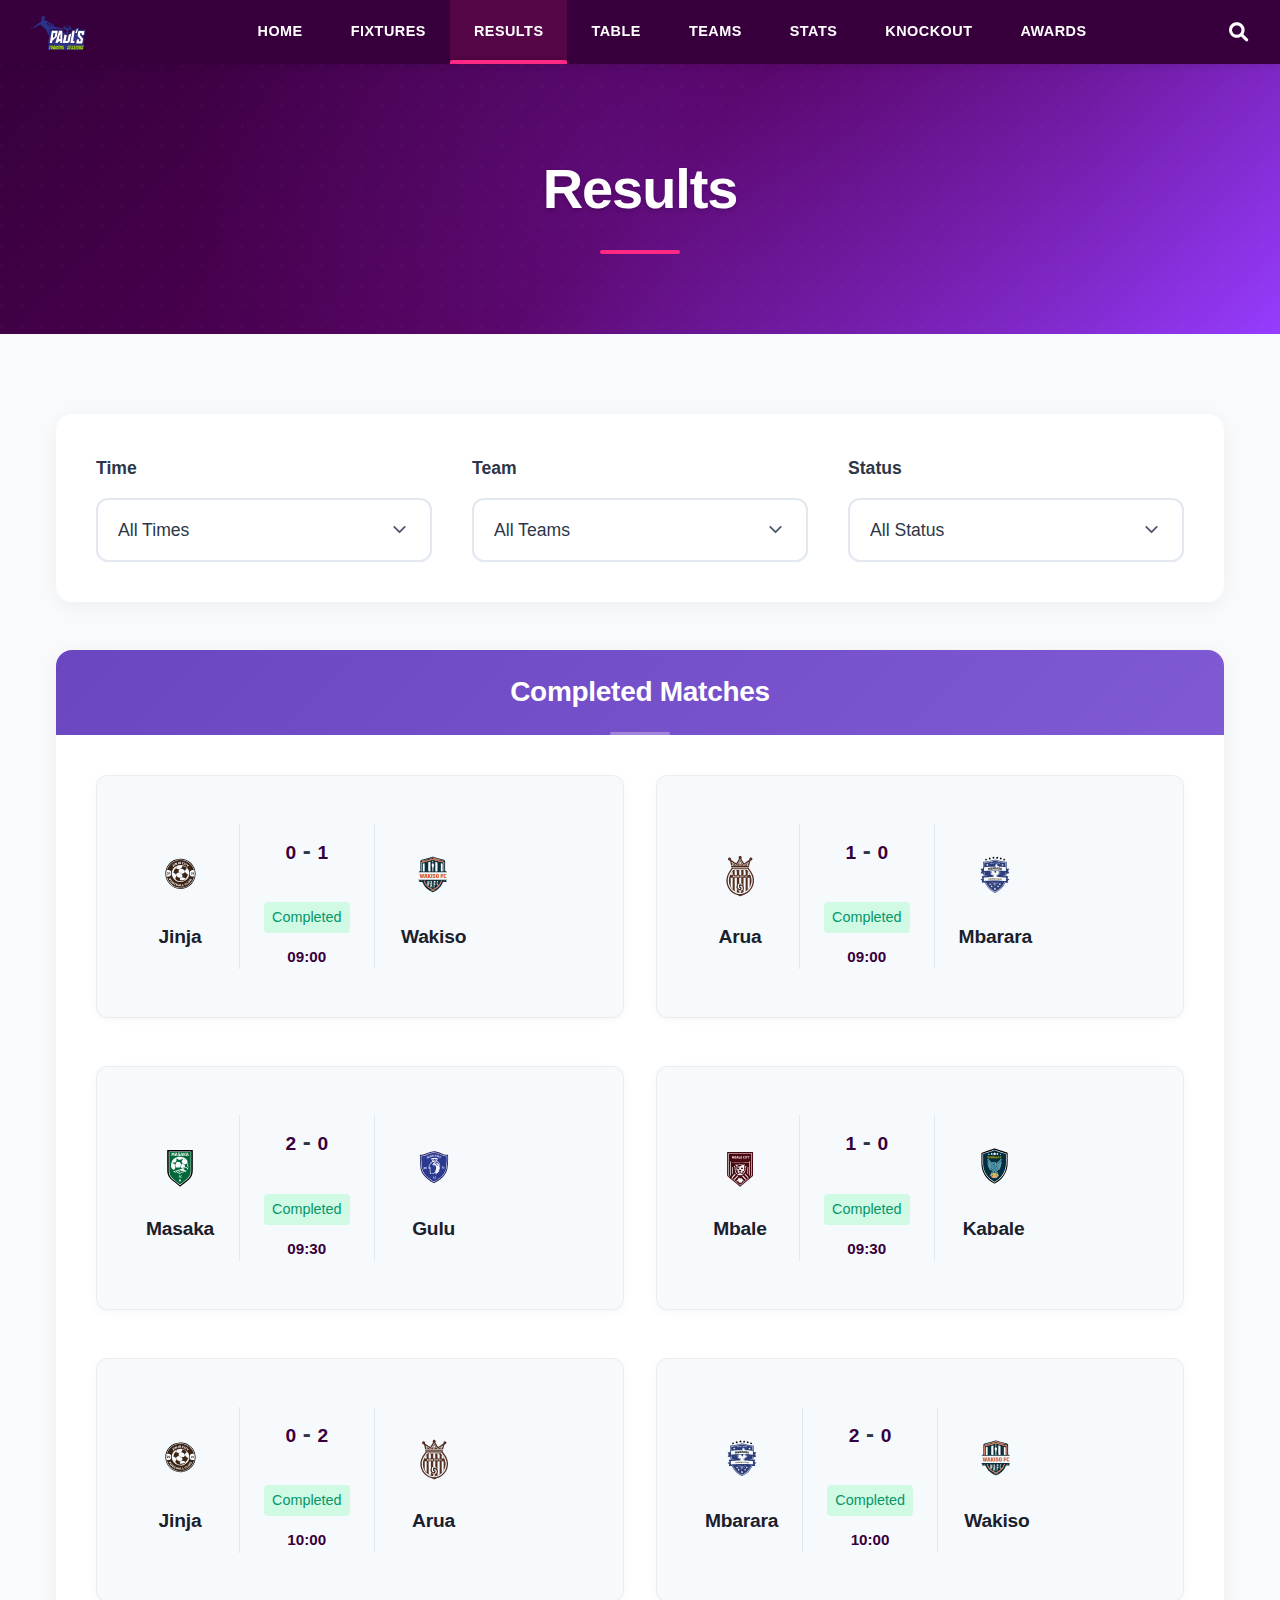
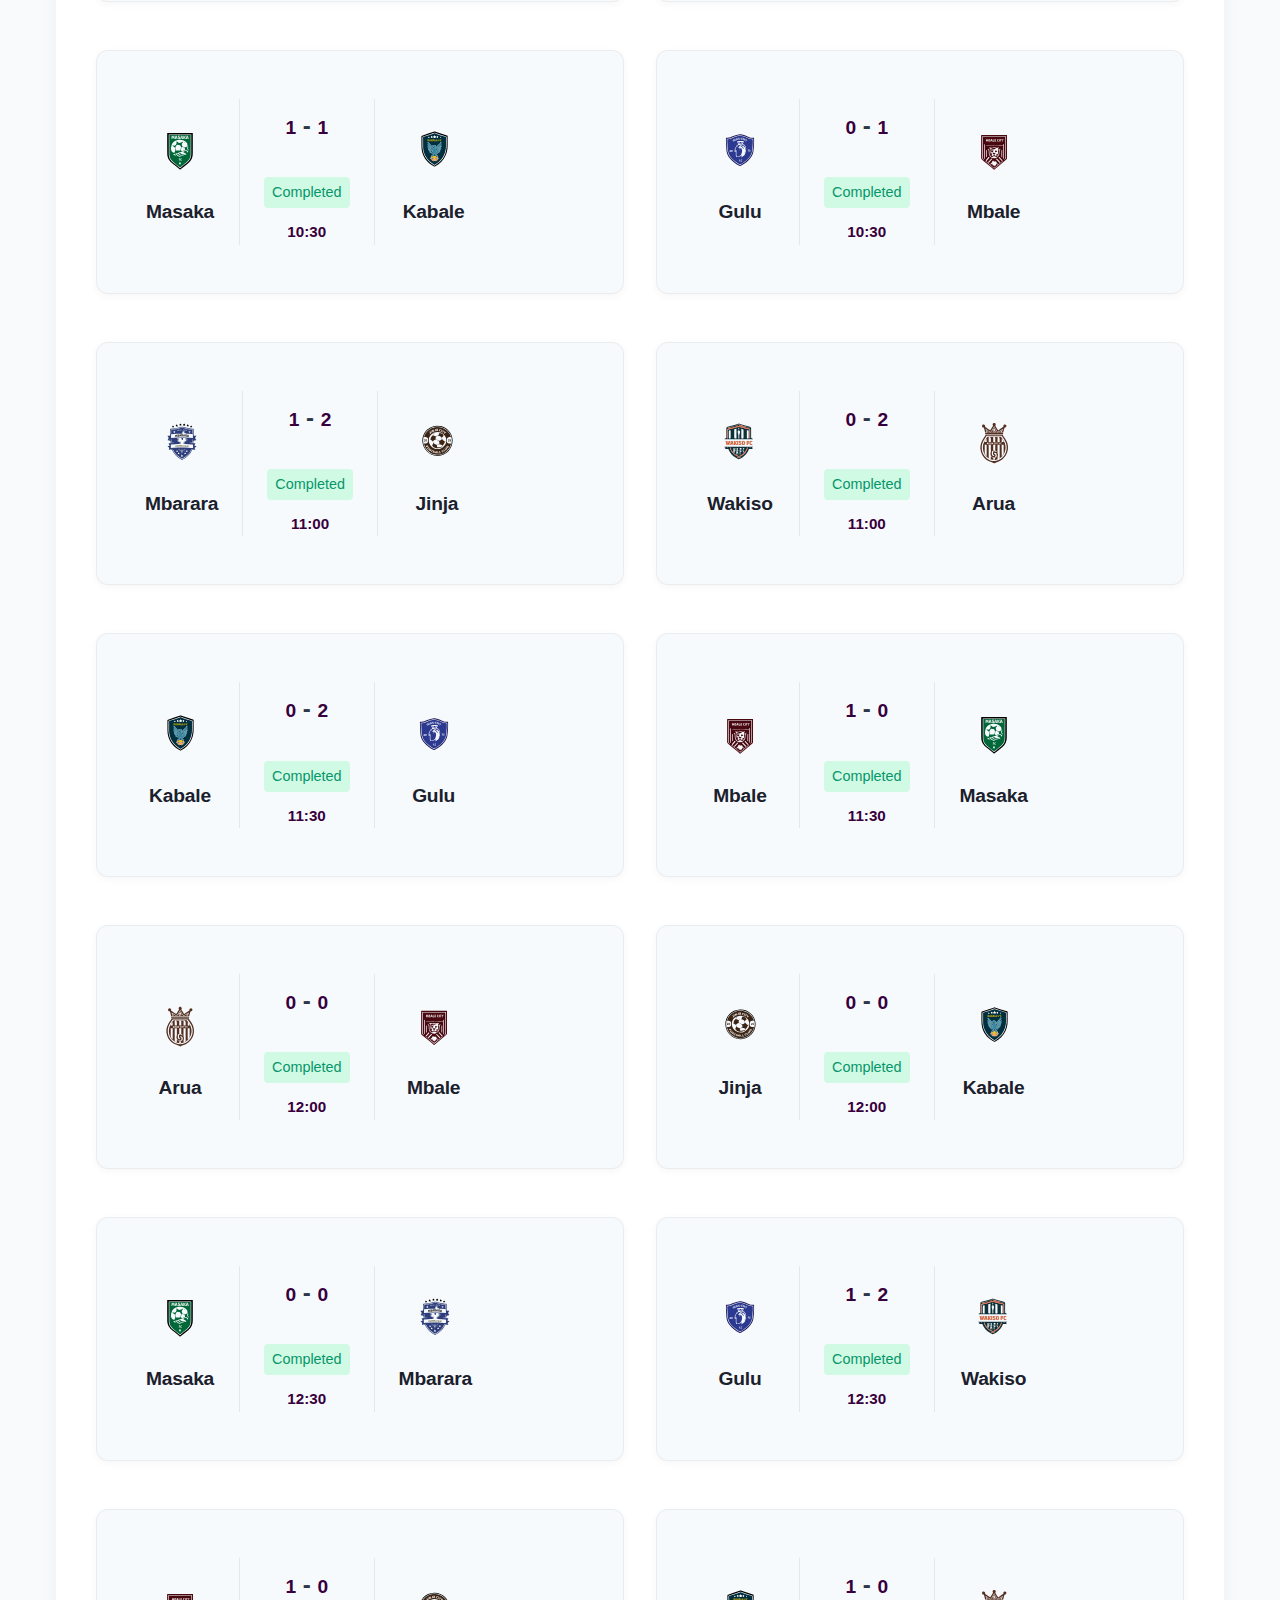
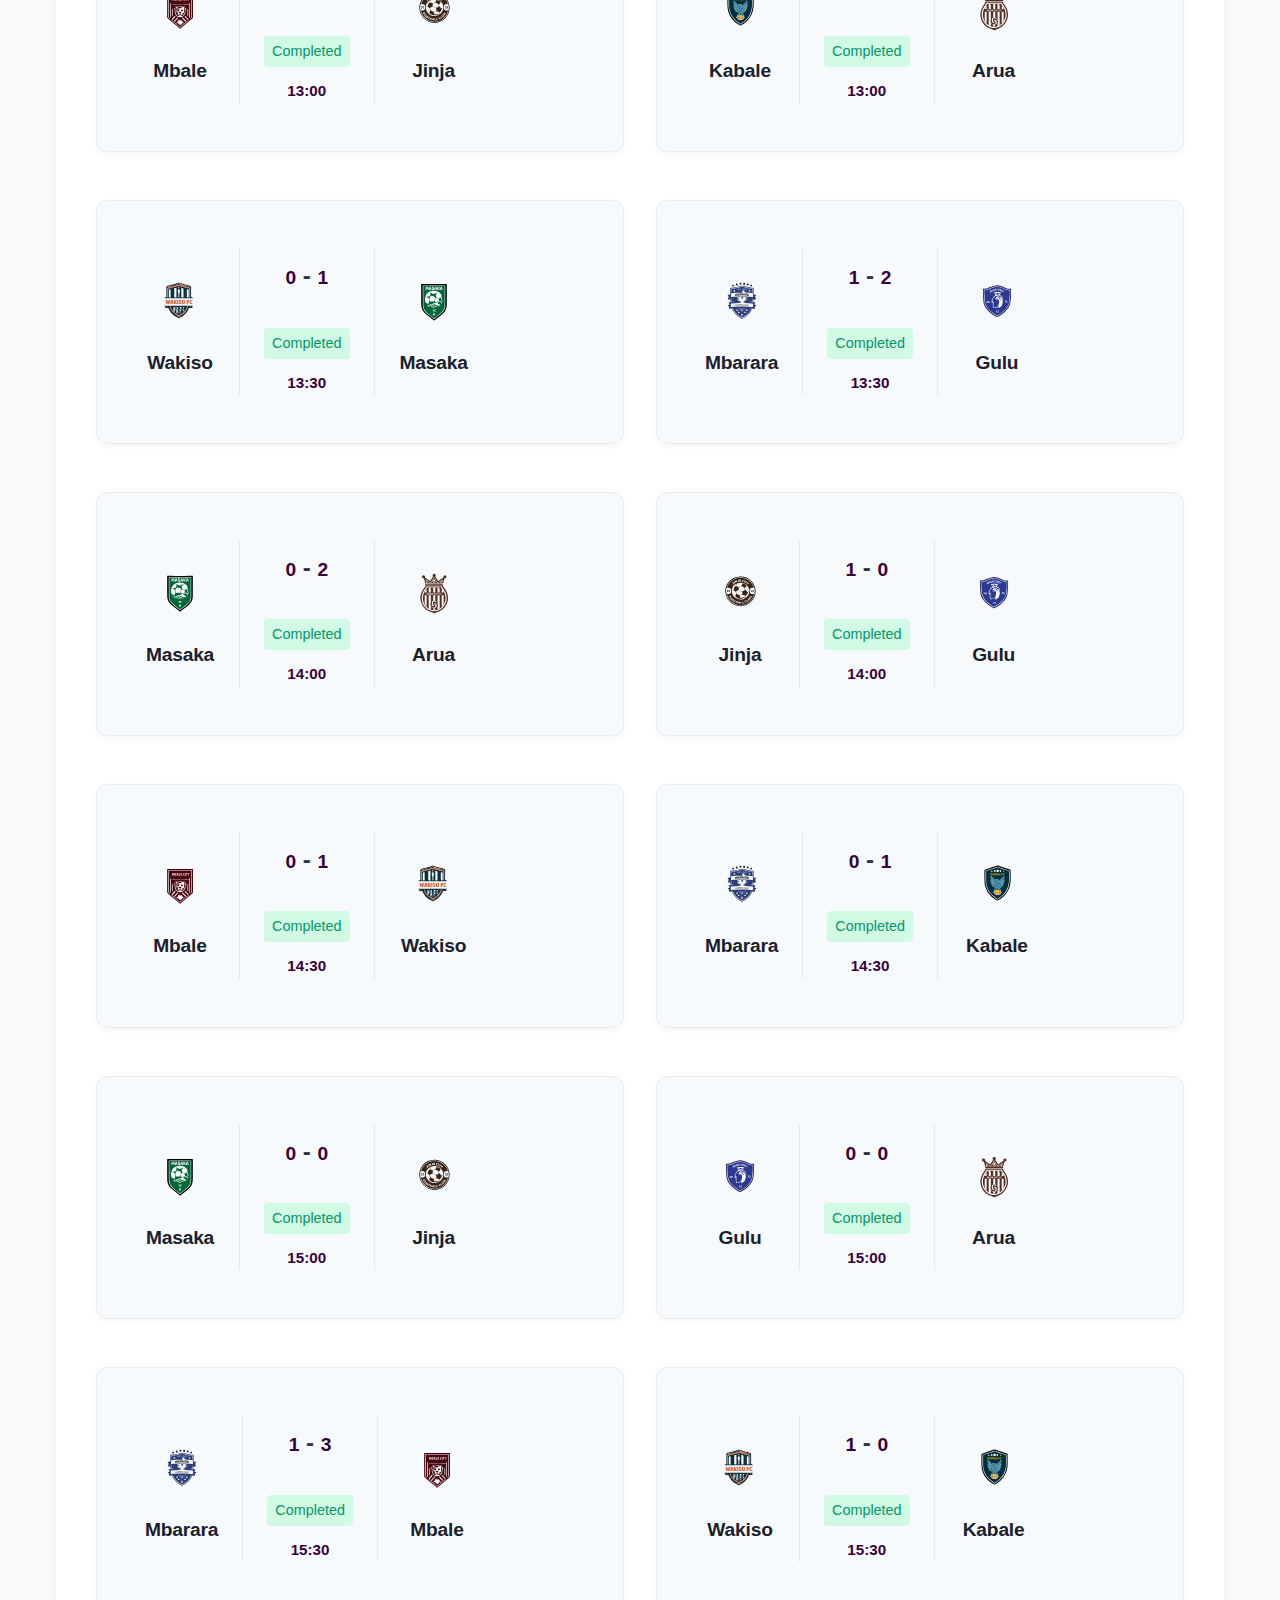
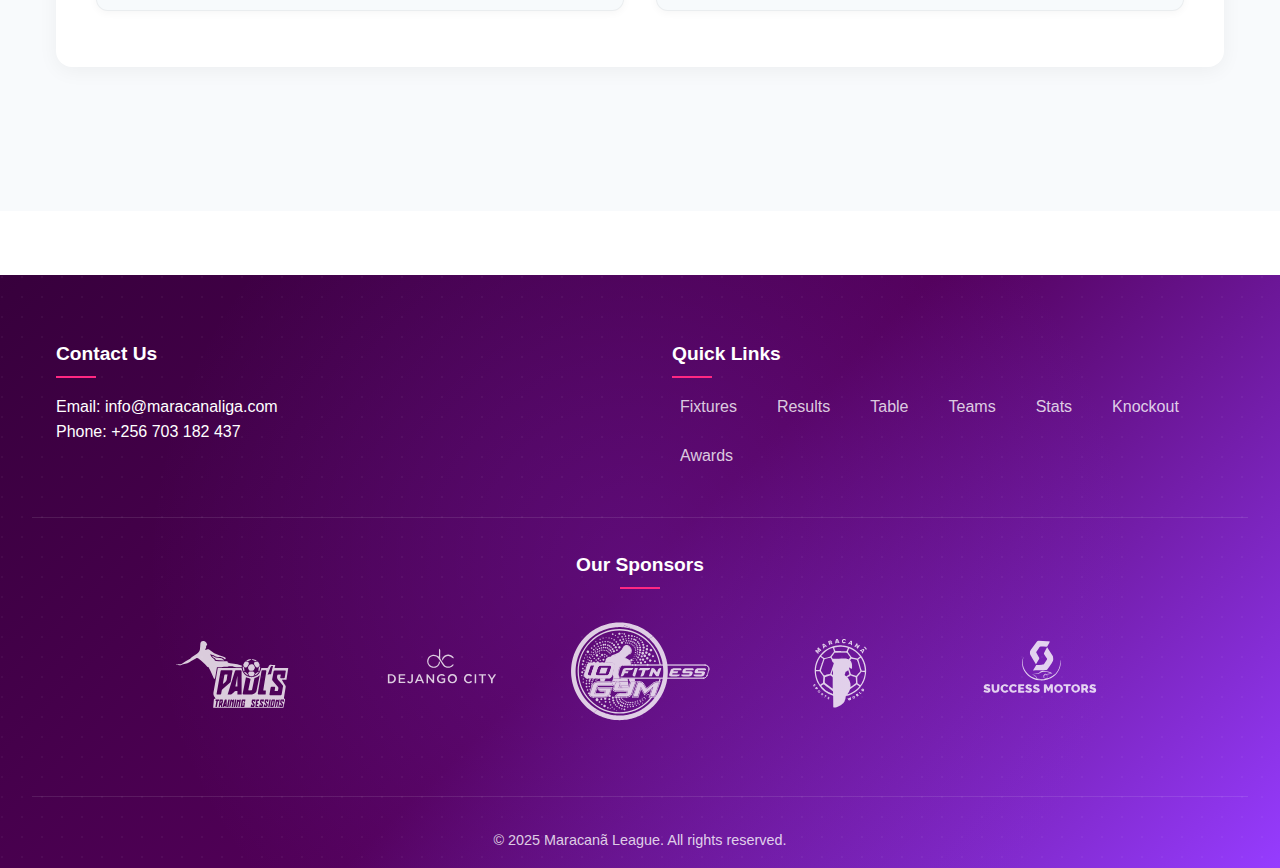
<file: results.html>
<!DOCTYPE html>
<html lang="en">
<head>
    <meta charset="UTF-8">
    <meta name="viewport" content="width=device-width, initial-scale=1.0">
    <title>Fixtures & Results | Maracanã League</title>
    <link rel="stylesheet" href="css/style.css">
    <link rel="stylesheet" href="css/results.css">
    <link href="https://cdnjs.cloudflare.com/ajax/libs/font-awesome/6.0.0/css/all.min.css" rel="stylesheet">
    <script src="js/search.js" defer></script>
</head>
<body>
    <header>
        <nav class="navbar">
            <div class="nav-brand">
                <a href="index.html">
                    <img src="images/logo.svg" alt="Maracanã League Logo" class="brand-logo">
                </a>
            </div>
            <ul class="nav-links">
                <li><a href="index.html">Home</a></li>
                <li><a href="fixtures.html">Fixtures</a></li>
                <li><a href="results.html" class="active">Results</a></li>
                <li><a href="tables.html">Table</a></li>
                <li><a href="teams.html">Teams</a></li>
                <li><a href="stats.html">Stats</a></li>
                <li><a href="knockout.html">Knockout</a></li>
                <li><a href="awards.html">Awards</a></li>
            </ul>
            <div class="nav-actions">
                <div class="search-container">
                    <input type="text" class="search-input" placeholder="Search...">
                </div>
                <button class="search-btn"><i class="fas fa-search"></i></button>
                <button class="burger">
                    <div class="line1"></div>
                    <div class="line2"></div>
                    <div class="line3"></div>
                </button>
            </div>
        </nav>
    </header>

    <main>
        <section class="results-hero">
            <div class="results-hero-content">
                <h1>Results</h1>
            </div>
        </section>

        <section class="results-section">
            <div class="results-container">
                <div class="results-filters">
                    <div class="filter-group">
                        <label for="time-select">Time</label>
                        <select id="time-select">
                            <option value="all">All Times</option>
                            <option value="09:00">09:00</option>
                            <option value="09:30">09:30</option>
                            <option value="10:00">10:00</option>
                            <option value="10:30">10:30</option>
                            <option value="11:00">11:00</option>
                            <option value="11:30">11:30</option>
                            <option value="12:00">12:00</option>
                            <option value="12:30">12:30</option>
                            <option value="13:00">13:00</option>
                            <option value="13:30">13:30</option>
                            <option value="14:00">14:00</option>
                            <option value="14:30">14:30</option>
                            <option value="15:00">15:00</option>
                            <option value="15:30">15:30</option>
                        </select>
                    </div>
                    <div class="filter-group">
                        <label for="team-select">Team</label>
                        <select id="team-select">
                            <option value="all">All Teams</option>
                        </select>
                    </div>
                    <div class="filter-group">
                        <label for="status-select">Status</label>
                        <select id="status-select">
                            <option value="all">All Status</option>
                            <option value="upcoming">Upcoming</option>
                            <option value="live">Live</option>
                            <option value="completed">Completed</option>
                        </select>
                    </div>
                </div>
                <div class="loading">
                    <div class="loading-spinner"></div>
                </div>
                <div id="fixtures-container">
                    <!-- Fixtures will be loaded here dynamically -->
                </div>
            </div>
        </section>
    </main>

    <footer>
        <div class="footer-content">
            <div class="footer-section">
                <h3>Contact Us</h3>
                <p>Email: info@maracanaliga.com</p>
                <p>Phone: +256 703 182 437</p>
            </div>
            <div class="footer-section">
                <h3>Quick Links</h3>
                <ul>
                    <li><a href="fixtures.html">Fixtures</a></li>
                    <li><a href="results.html">Results</a></li>
                    <li><a href="tables.html">Table</a></li>
                    <li><a href="teams.html">Teams</a></li>
                    <li><a href="stats.html">Stats</a></li>
                    <li><a href="knockout.html">Knockout</a></li>
                    <li><a href="awards.html">Awards</a></li>
                </ul>
            </div>
        </div>
        <div class="sponsors-section">
            <h3>Our Sponsors</h3>
            <div class="sponsors-grid">
                <img src="images/sponsors/paul-fitness-training.svg" alt="Paul Fitness Training" class="sponsor-logo">
                <img src="images/sponsors/dejango-city.svg" alt="Dejango City" class="sponsor-logo">
                <img src="images/sponsors/io-fitness-gym.svg" alt="IO Fitness Gym" class="sponsor-logo">
                <img src="images/sponsors/maracana-sports-centre.svg" alt="Maracana Sports Centre" class="sponsor-logo">
                <img src="images/sponsors/success-motors.svg" alt="Success Motors" class="sponsor-logo">
            </div>
        </div>
        <div class="footer-bottom">
            <p>&copy; 2025 Maracanã League. All rights reserved.</p>
        </div>
    </footer>

    <script src="js/menu.js"></script>
    <script src="js/fixtures.js"></script>
    <script src="js/results.js"></script>
</body>
</html>
</file>
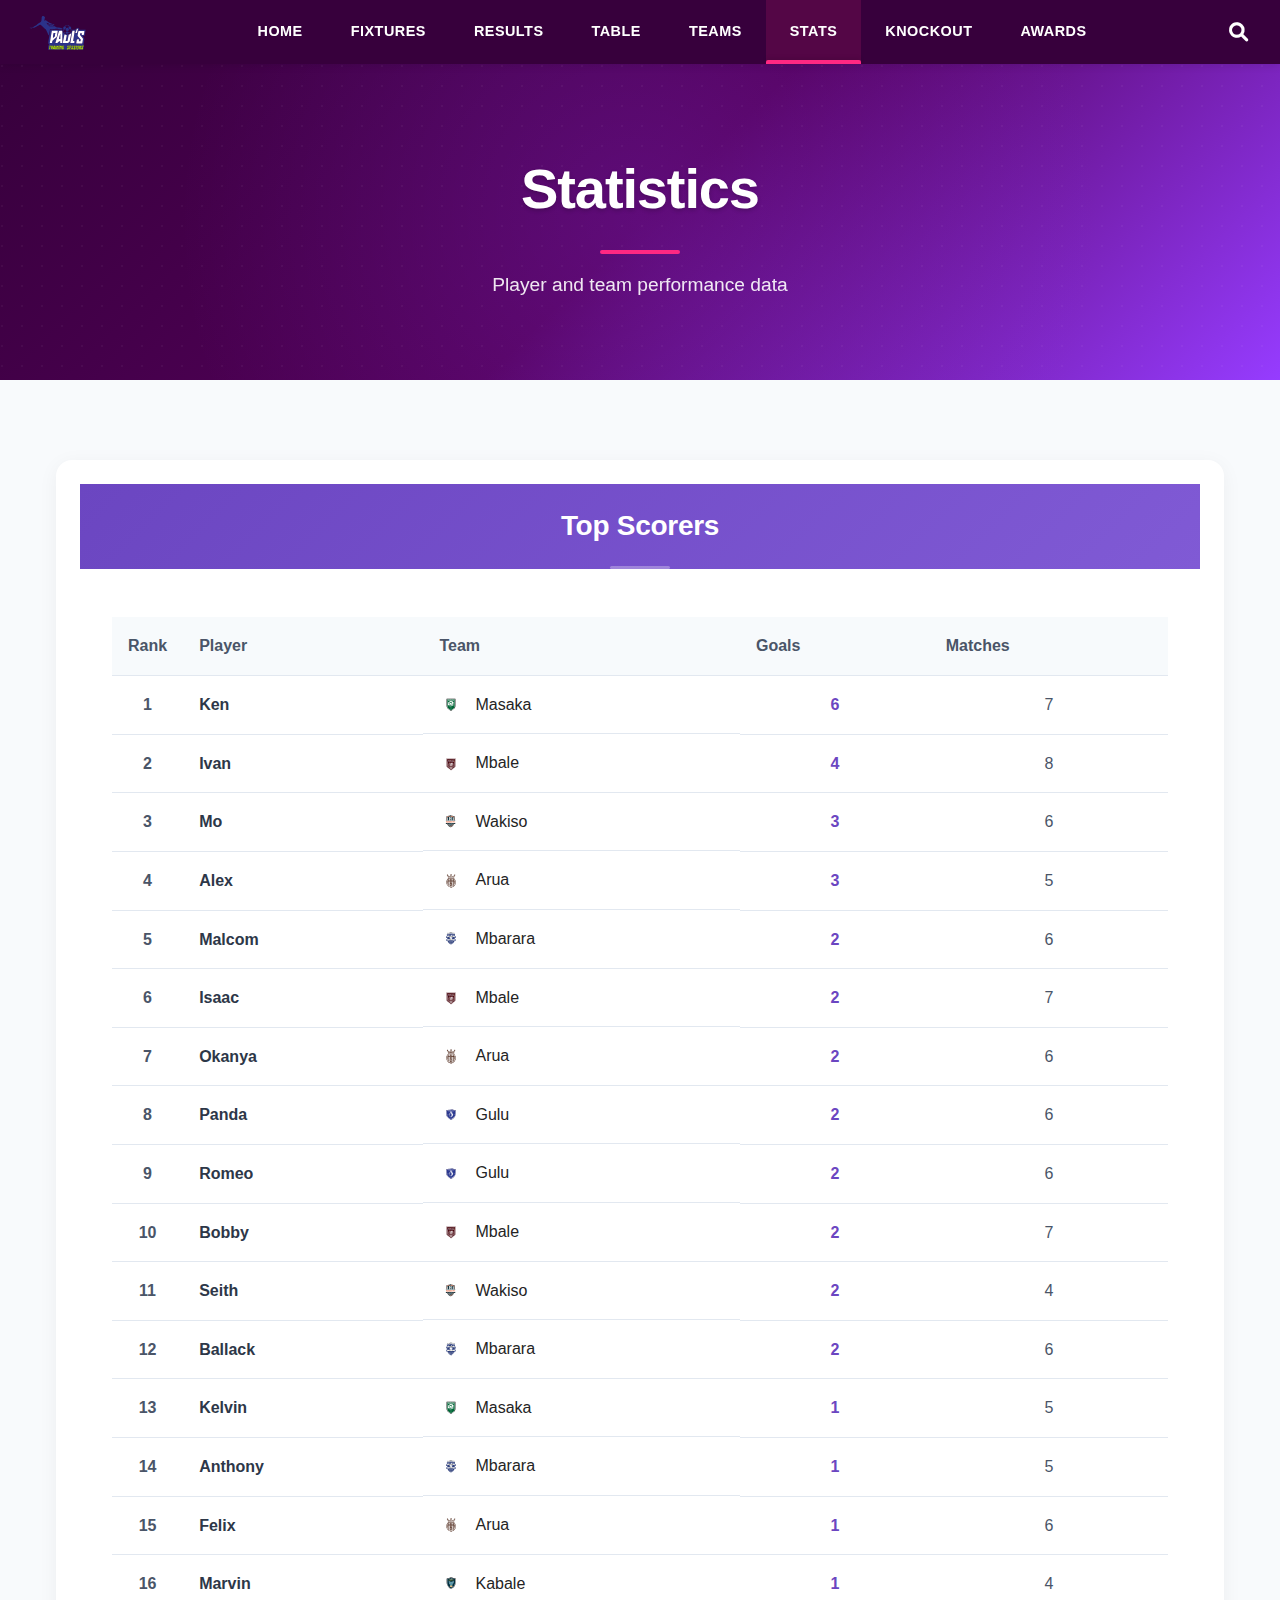
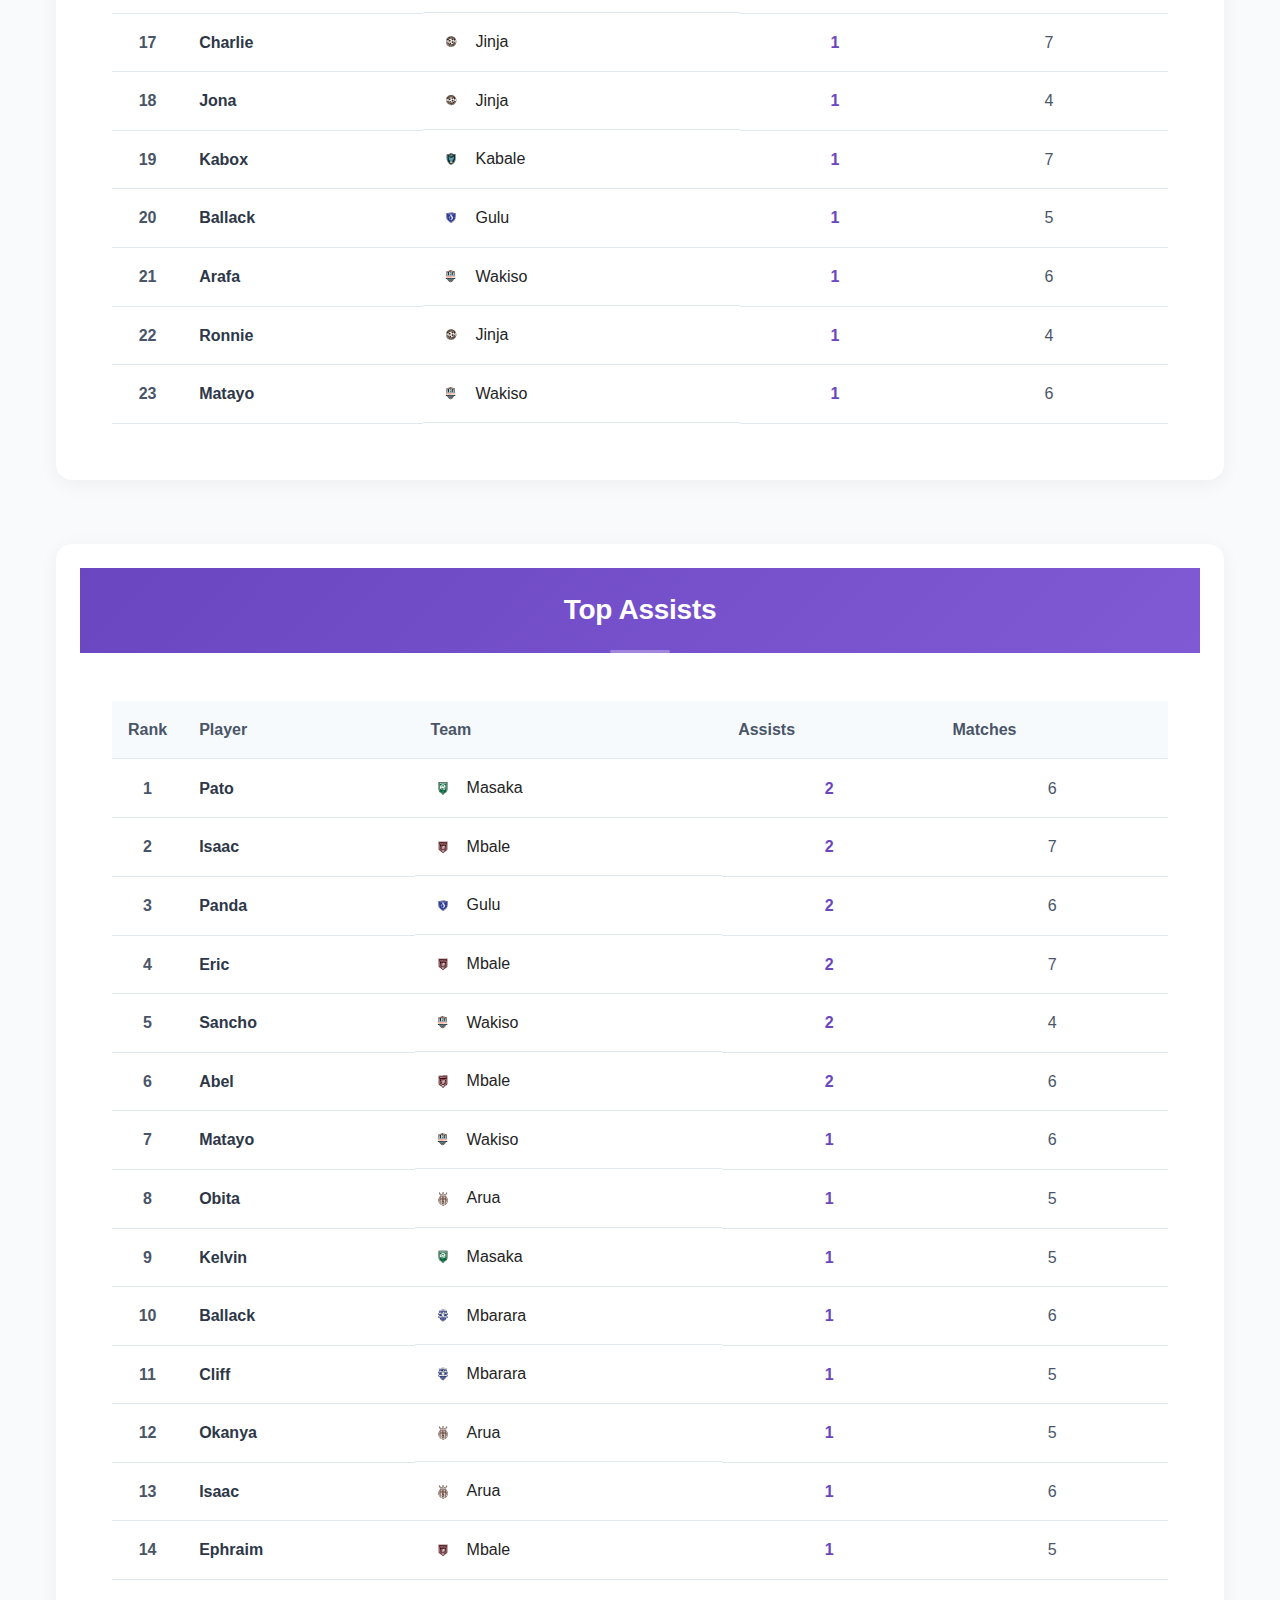
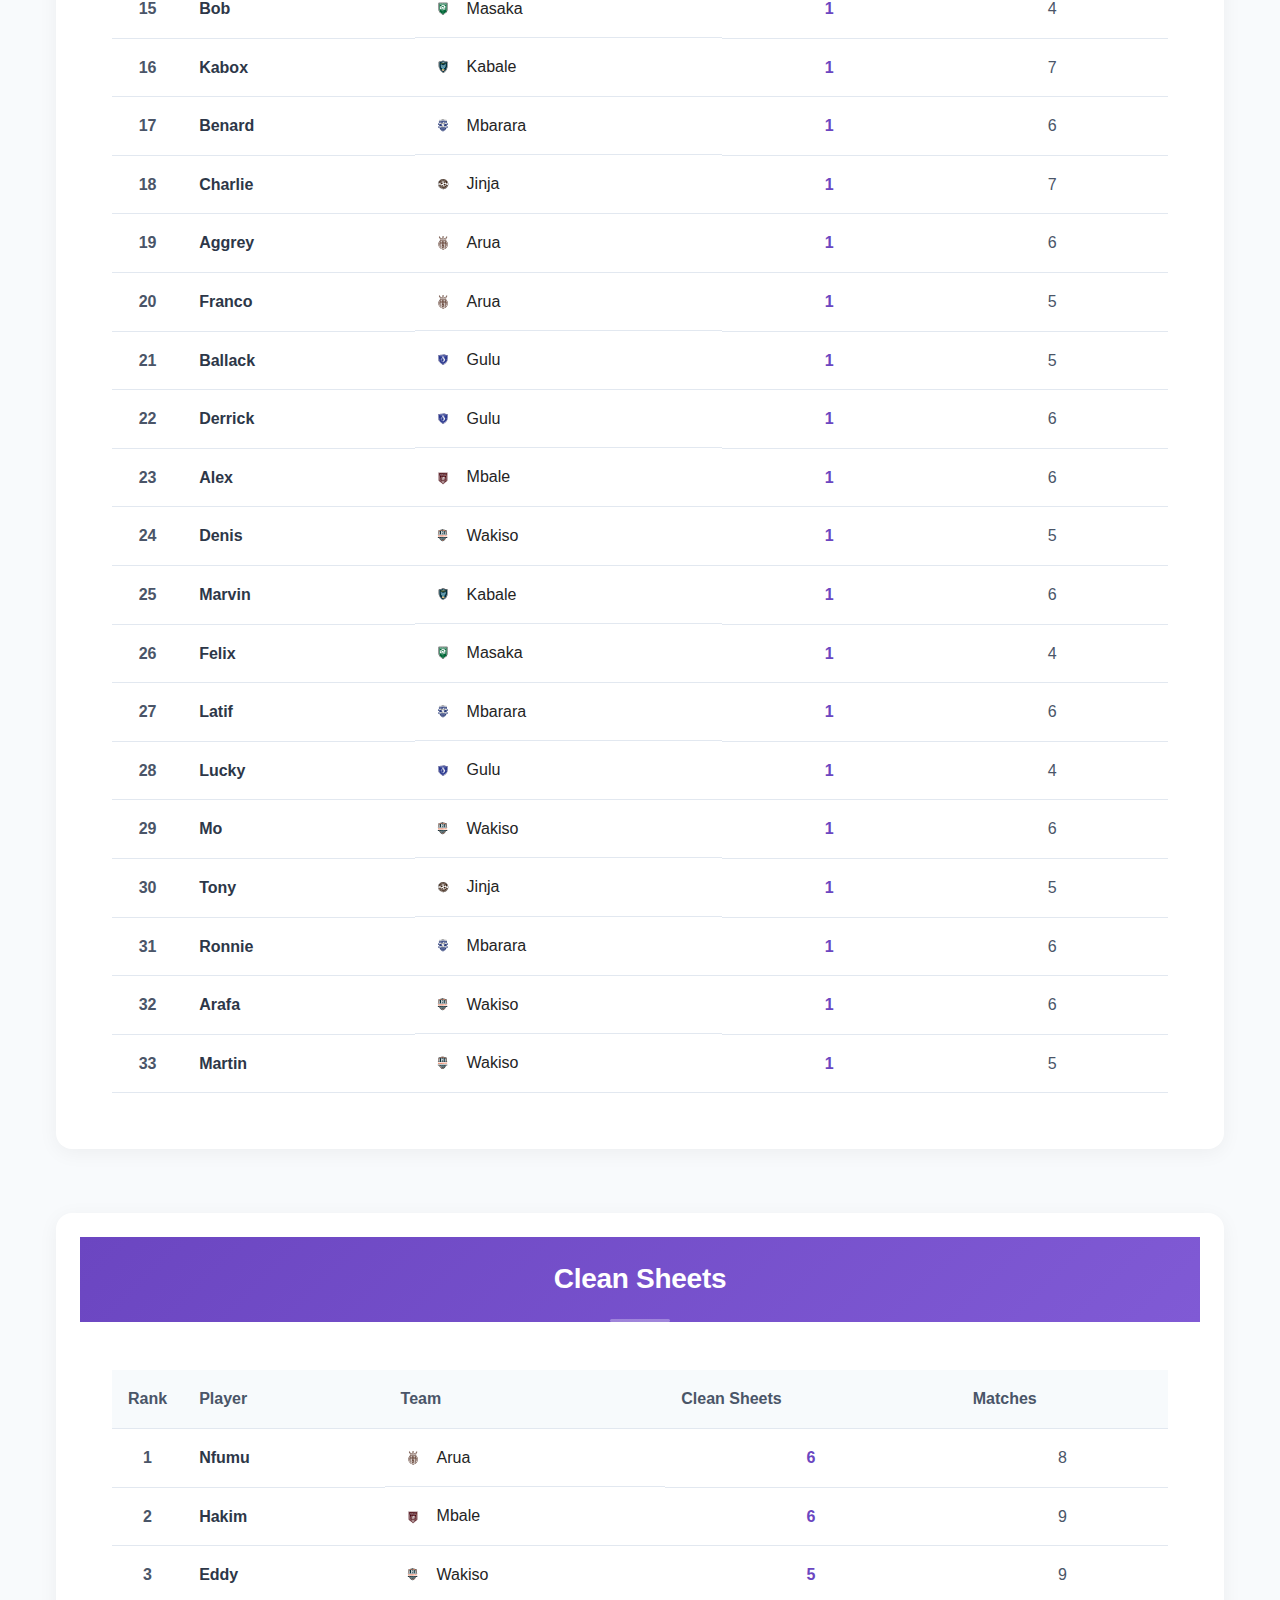
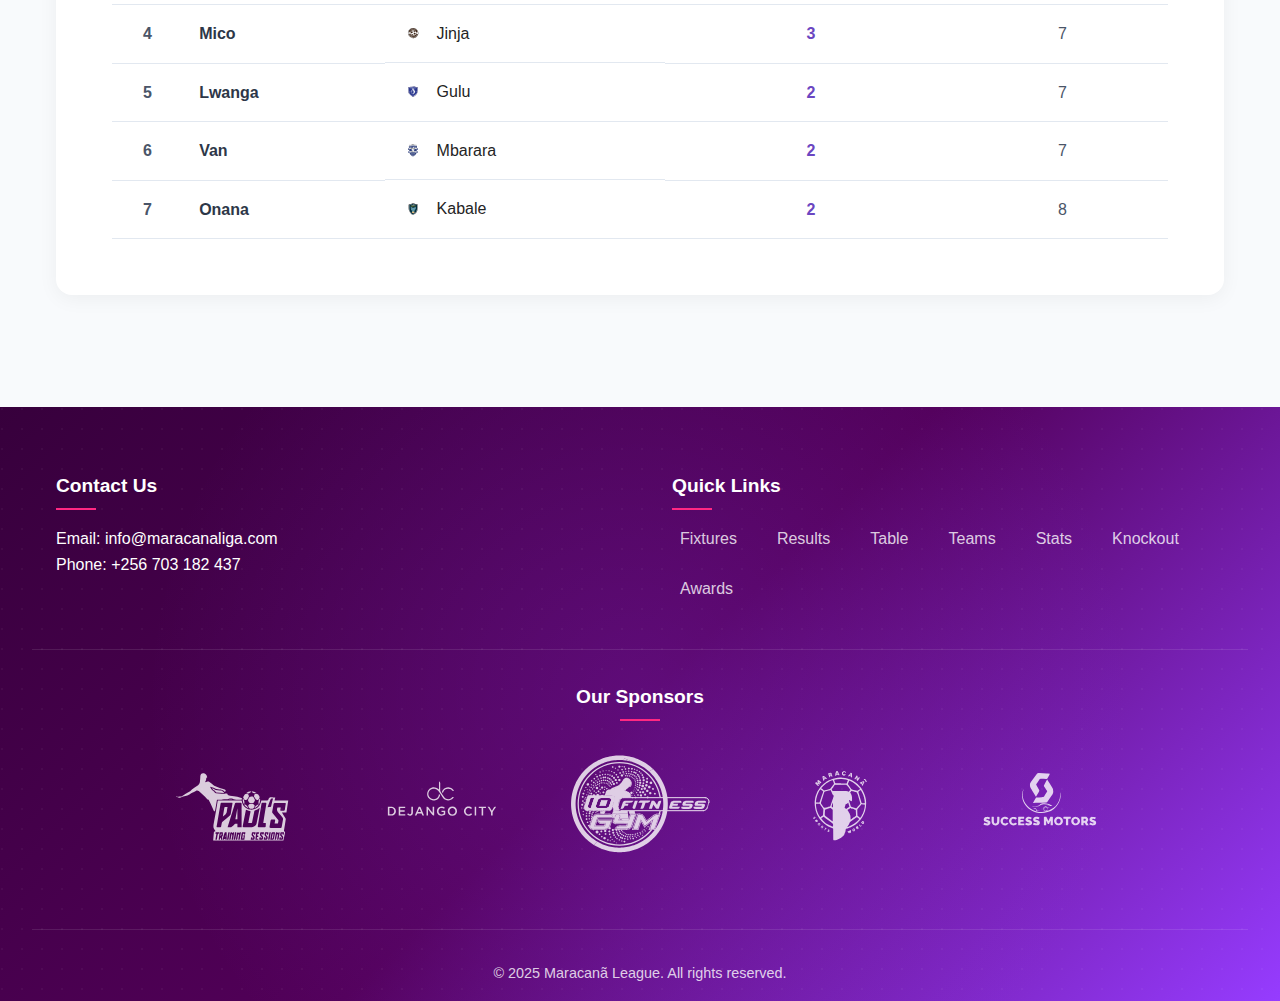
<file: stats.html>
<!DOCTYPE html>
<html lang="en">
<head>
    <meta charset="UTF-8">
    <meta name="viewport" content="width=device-width, initial-scale=1.0">
    <title>Statistics | Maracanã League</title>
    <link rel="stylesheet" href="css/style.css">
    <link rel="stylesheet" href="css/stats.css">
    <link rel="stylesheet" href="https://cdnjs.cloudflare.com/ajax/libs/font-awesome/6.0.0/css/all.min.css">
    <script src="js/search.js" defer></script>
</head>
<body>
    <header>
        <nav class="navbar">
            <div class="nav-brand">
                <a href="index.html">
                    <img src="images/logo.svg" alt="Maracanã League Logo" class="brand-logo">
                </a>
            </div>
            <ul class="nav-links">
                <li><a href="index.html">Home</a></li>
                <li><a href="fixtures.html">Fixtures</a></li>
                <li><a href="results.html">Results</a></li>
                <li><a href="tables.html">Table</a></li>
                <li><a href="teams.html">Teams</a></li>
                <li><a href="stats.html" class="active">Stats</a></li>
                <li><a href="knockout.html">Knockout</a></li>
                <li><a href="awards.html">Awards</a></li>
            </ul>
            <div class="nav-actions">
                <div class="search-container">
                    <input type="text" class="search-input" placeholder="Search...">
                </div>
                <button class="search-btn"><i class="fas fa-search"></i></button>
                <button class="burger">
                    <div class="line1"></div>
                    <div class="line2"></div>
                    <div class="line3"></div>
                </button>
            </div>
        </nav>
    </header>

    <main>
        <section class="hero">
            <div class="hero-content">
                <h1>Statistics</h1>
                <p>Player and team performance data</p>
            </div>
        </section>

        <section class="stats-section">
            <div class="stats-container">
                <div class="stats-category">
                    <h3>Top Scorers</h3>
                    <div class="stats-table-container">
                        <!-- Top scorers table will be dynamically loaded here -->
                    </div>
                </div>
                
                <div class="stats-category">
                    <h3>Top Assists</h3>
                    <div class="stats-table-container">
                        <!-- Top assists table will be dynamically loaded here -->
                    </div>
                </div>
                
                <div class="stats-category">
                    <h3>Clean Sheets</h3>
                    <div class="stats-table-container">
                        <!-- Clean sheets table will be dynamically loaded here -->
                    </div>
                </div>
            </div>
        </section>
    </main>

    <footer>
        <div class="footer-content">
            <div class="footer-section">
                <h3>Contact Us</h3>
                <p>Email: info@maracanaliga.com</p>
                <p>Phone: +256 703 182 437</p>
            </div>
            <div class="footer-section">
                <h3>Quick Links</h3>
                <ul>
                    <li><a href="fixtures.html">Fixtures</a></li>
                    <li><a href="results.html">Results</a></li>
                    <li><a href="tables.html">Table</a></li>
                    <li><a href="teams.html">Teams</a></li>
                    <li><a href="stats.html">Stats</a></li>
                    <li><a href="knockout.html">Knockout</a></li>
                    <li><a href="awards.html">Awards</a></li>
                </ul>
            </div>
        </div>
        <div class="sponsors-section">
            <h3>Our Sponsors</h3>
            <div class="sponsors-grid">
                <img src="images/sponsors/paul-fitness-training.svg" alt="Paul Fitness Training" class="sponsor-logo">
                <img src="images/sponsors/dejango-city.svg" alt="Dejango City" class="sponsor-logo">
                <img src="images/sponsors/io-fitness-gym.svg" alt="IO Fitness Gym" class="sponsor-logo">
                <img src="images/sponsors/maracana-sports-centre.svg" alt="Maracana Sports Centre" class="sponsor-logo">
                <img src="images/sponsors/success-motors.svg" alt="Success Motors" class="sponsor-logo">
            </div>
        </div>
        <div class="footer-bottom">
            <p>&copy; 2025 Maracanã League. All rights reserved.</p>
        </div>
    </footer>

    <script src="js/main.js"></script>
    <script src="js/stats.js"></script>
</body>
</html>
</file>
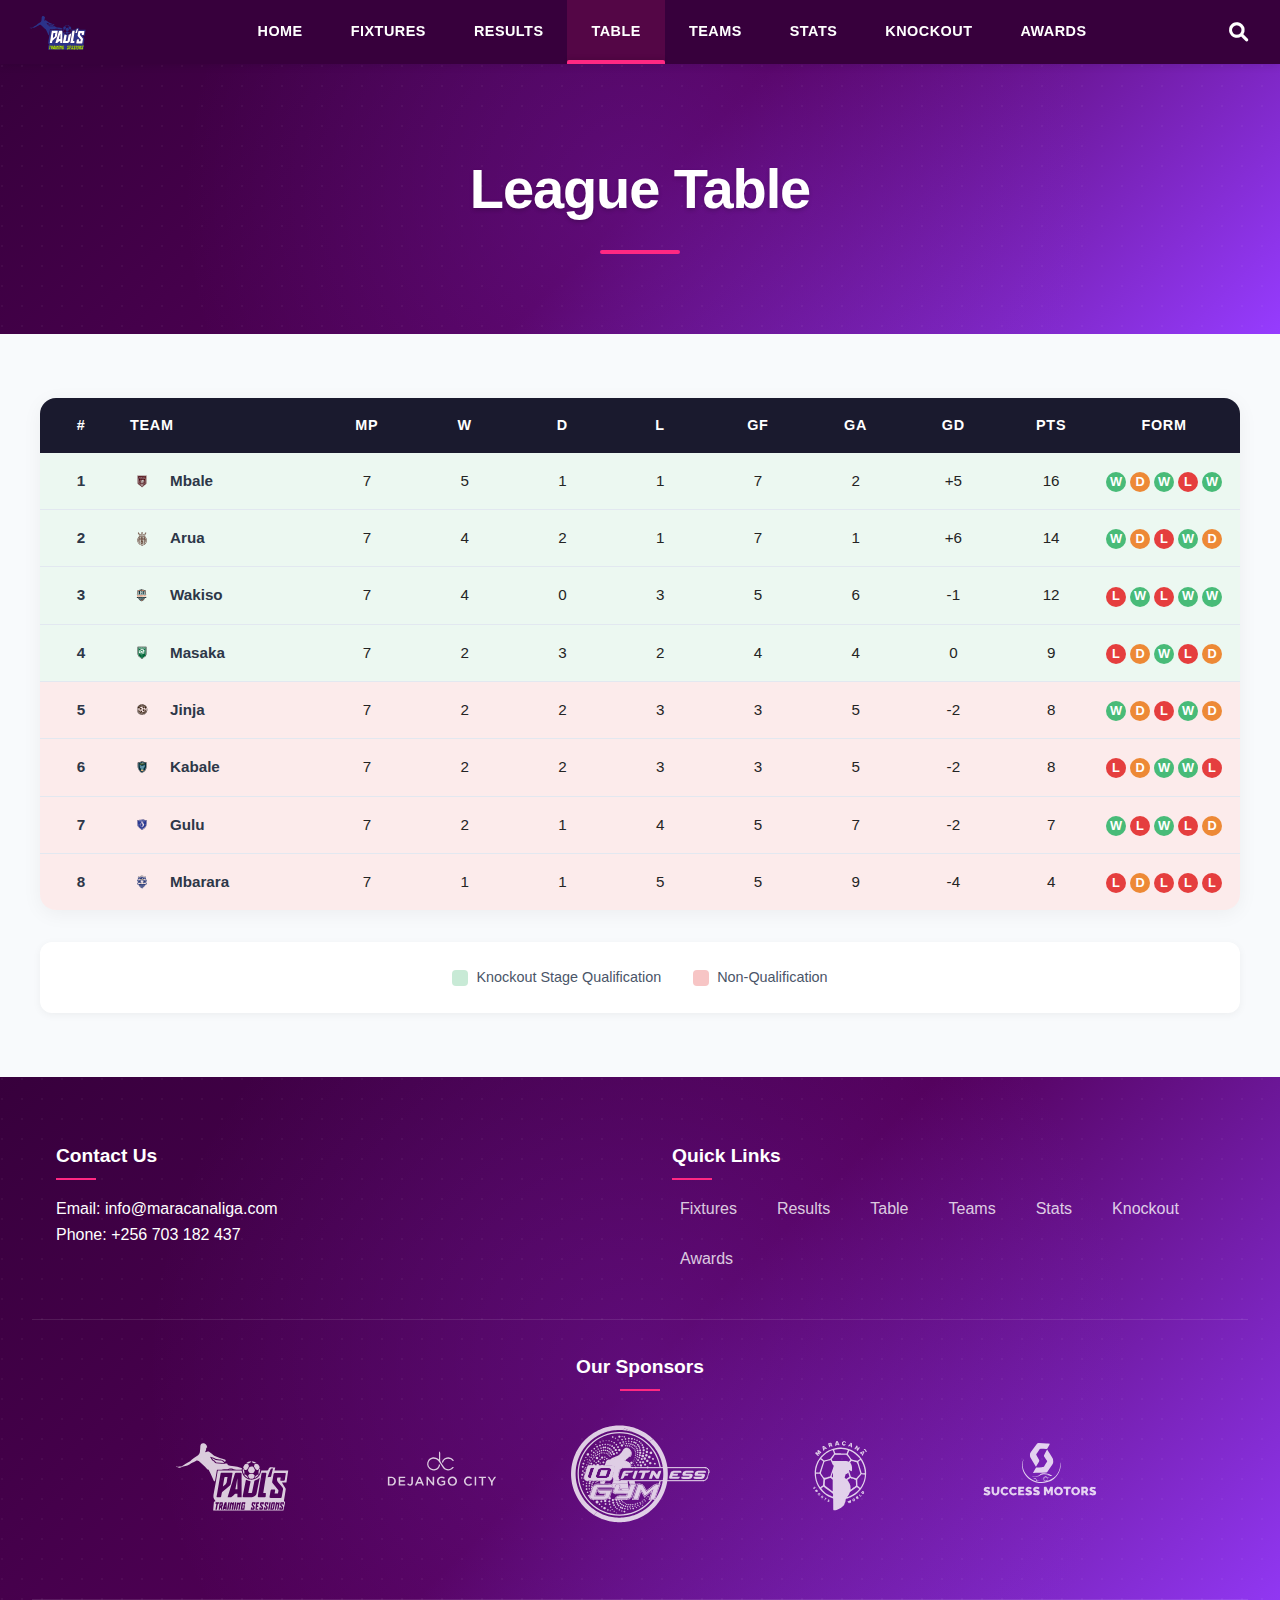
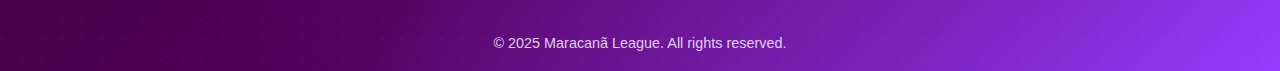
<file: tables.html>
<!DOCTYPE html>
<html lang="en">
<head>
    <meta charset="UTF-8">
    <meta name="viewport" content="width=device-width, initial-scale=1.0">
    <title>League Table | Maracanã League</title>
    <link rel="stylesheet" href="css/style.css">
    <link rel="stylesheet" href="css/tables.css">
    <link href="https://cdnjs.cloudflare.com/ajax/libs/font-awesome/6.0.0/css/all.min.css" rel="stylesheet">
    <script src="js/search.js" defer></script>
</head>
<body>
    <header>
        <nav class="navbar">
            <div class="nav-brand">
                <a href="index.html">
                    <img src="images/logo.svg" alt="Maracanã League Logo" class="brand-logo">
                </a>
            </div>
            <ul class="nav-links">
                <li><a href="index.html">Home</a></li>
                <li><a href="fixtures.html">Fixtures</a></li>
                <li><a href="results.html">Results</a></li>
                <li><a href="tables.html" class="active">Table</a></li>
                <li><a href="teams.html">Teams</a></li>
                <li><a href="stats.html">Stats</a></li>
                <li><a href="knockout.html">Knockout</a></li>
                <li><a href="awards.html">Awards</a></li>
            </ul>
            <div class="nav-actions">
                <div class="search-container">
                    <input type="text" class="search-input" placeholder="Search...">
                </div>
                <button class="search-btn"><i class="fas fa-search"></i></button>
                <button class="burger">
                    <div class="line1"></div>
                    <div class="line2"></div>
                    <div class="line3"></div>
                </button>
            </div>
        </nav>
    </header>

    <main>
        <section class="tables-hero">
            <div class="tables-hero-content">
                <h1>League Table</h1>
            </div>
        </section>

        <section class="tables-section">
            <div class="tables-container">
                <div class="table-card">
                    <div class="table-header">
                        <div class="header-cell rank">#</div>
                        <div class="header-cell team">Team</div>
                        <div class="header-cell matches">MP</div>
                        <div class="header-cell wins">W</div>
                        <div class="header-cell draws">D</div>
                        <div class="header-cell losses">L</div>
                        <div class="header-cell goals-for">GF</div>
                        <div class="header-cell goals-against">GA</div>
                        <div class="header-cell goal-difference">GD</div>
                        <div class="header-cell points">PTS</div>
                        <div class="header-cell form">Form</div>
                    </div>
                    <div class="table-body">
                        <!-- Table rows will be dynamically inserted here -->
                    </div>
                </div>

                <div class="table-legend">
                    <div class="legend-item qualification">
                        <div class="legend-color"></div>
                        <span>Knockout Stage Qualification</span>
                    </div>
                    <div class="legend-item non-qualification">
                        <div class="legend-color"></div>
                        <span>Non-Qualification</span>
                    </div>
                </div>
            </div>
        </section>
    </main>

    <footer>
        <div class="footer-content">
            <div class="footer-section">
                <h3>Contact Us</h3>
                <p>Email: info@maracanaliga.com</p>
                <p>Phone: +256 703 182 437</p>
            </div>
            <div class="footer-section">
                <h3>Quick Links</h3>
                <ul>
                    <li><a href="fixtures.html">Fixtures</a></li>
                    <li><a href="results.html">Results</a></li>
                    <li><a href="tables.html">Table</a></li>
                    <li><a href="teams.html">Teams</a></li>
                    <li><a href="stats.html">Stats</a></li>
                    <li><a href="knockout.html">Knockout</a></li>
                    <li><a href="awards.html">Awards</a></li>
                </ul>
            </div>
        </div>
        <div class="sponsors-section">
            <h3>Our Sponsors</h3>
            <div class="sponsors-grid">
                <img src="images/sponsors/paul-fitness-training.svg" alt="Paul Fitness Training" class="sponsor-logo">
                <img src="images/sponsors/dejango-city.svg" alt="Dejango City" class="sponsor-logo">
                <img src="images/sponsors/io-fitness-gym.svg" alt="IO Fitness Gym" class="sponsor-logo">
                <img src="images/sponsors/maracana-sports-centre.svg" alt="Maracana Sports Centre" class="sponsor-logo">
                <img src="images/sponsors/success-motors.svg" alt="Success Motors" class="sponsor-logo">
            </div>
        </div>
        <div class="footer-bottom">
            <p>&copy; 2025 Maracanã League. All rights reserved.</p>
        </div>
    </footer>

    <script src="js/menu.js"></script>
    <script src="js/fixtures.js"></script>
    <script src="js/tables.js"></script>
</body>
</html>
</file>
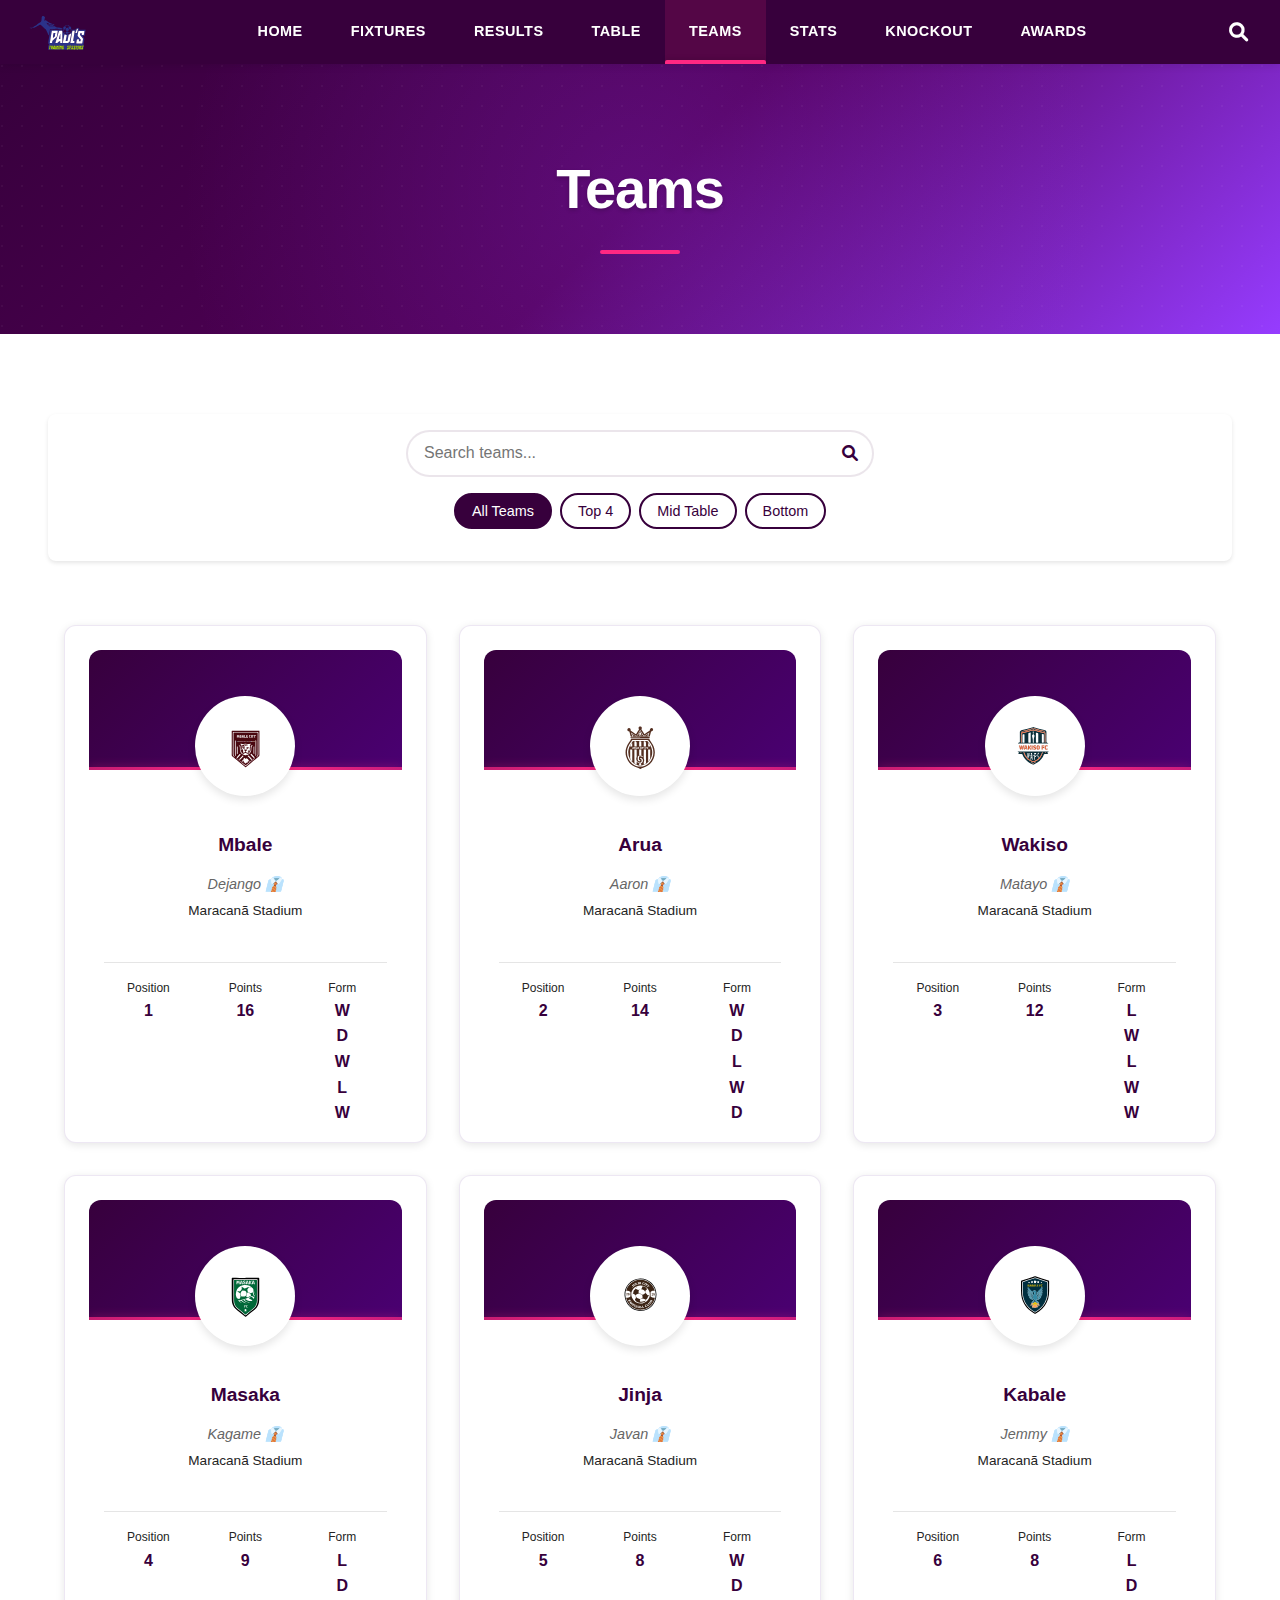
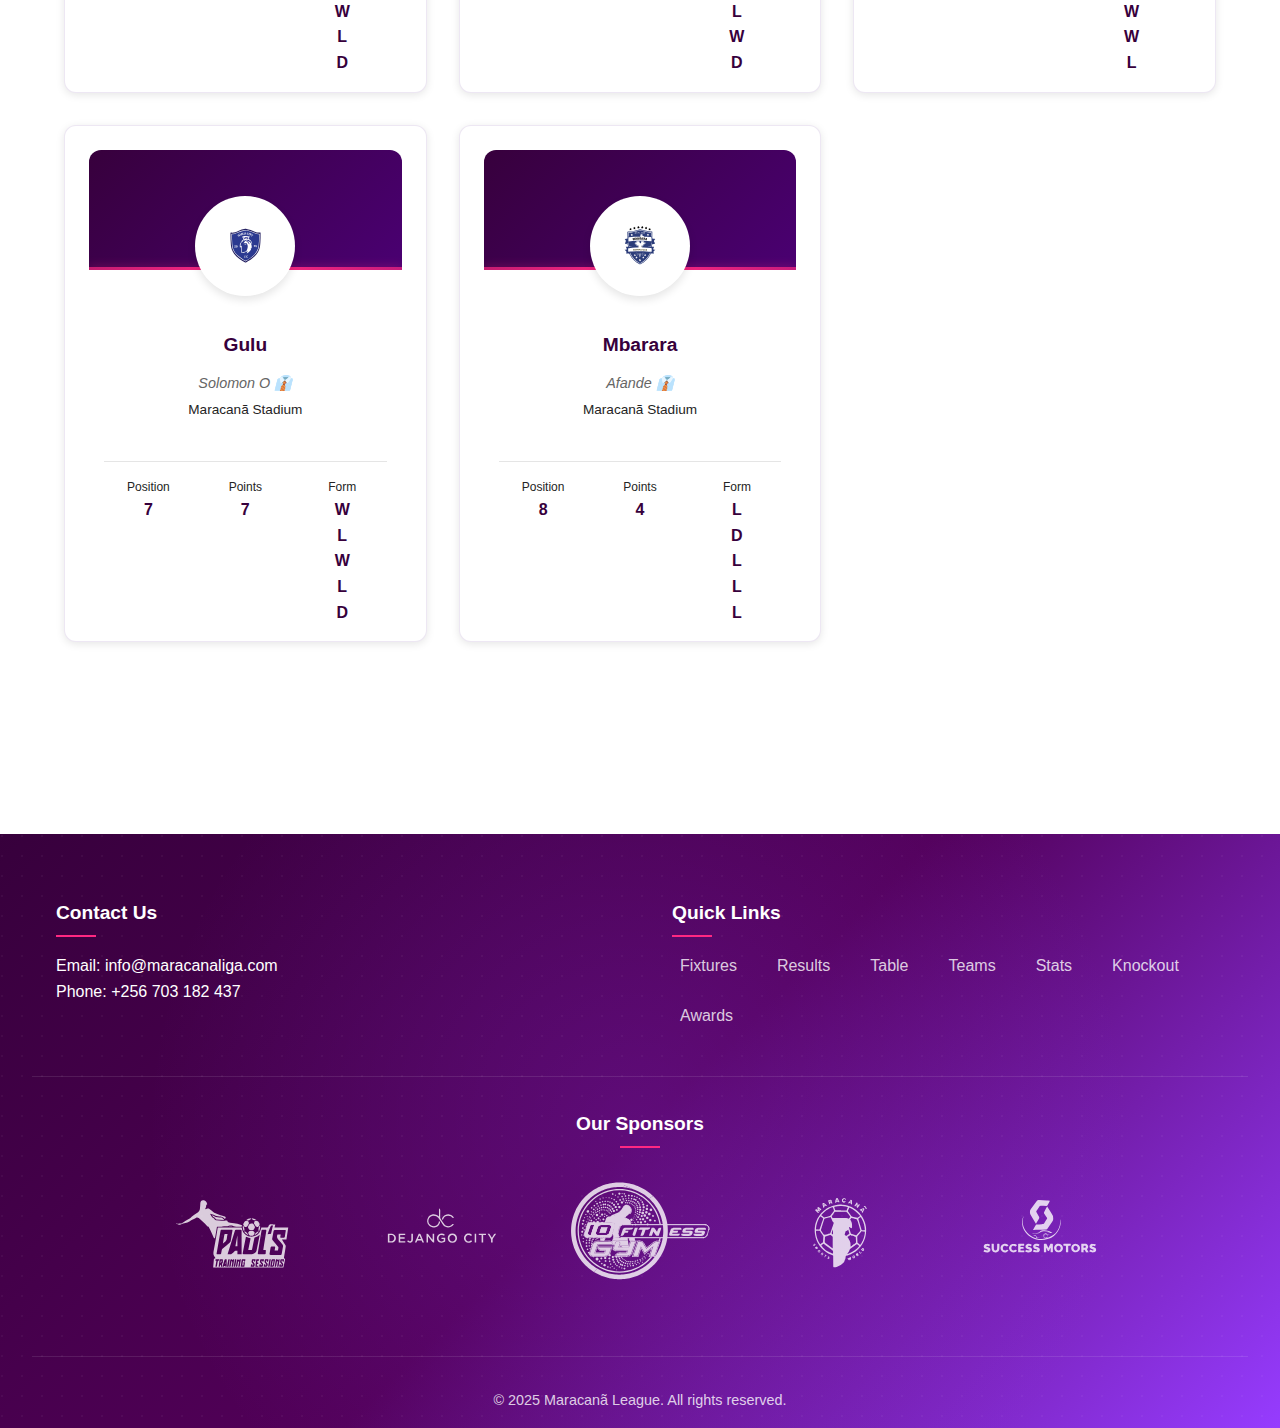
<file: teams.html>
<!DOCTYPE html>
<html lang="en">
<head>
    <meta charset="UTF-8">
    <meta name="viewport" content="width=device-width, initial-scale=1.0">
    <title>Teams | Maracanã League</title>
    <link rel="stylesheet" href="css/style.css">
    <link rel="stylesheet" href="css/teams.css">
    <link href="https://cdnjs.cloudflare.com/ajax/libs/font-awesome/6.0.0/css/all.min.css" rel="stylesheet">
    <script src="js/search.js" defer></script>
</head>
<body>
    <header>
        <nav class="navbar">
            <div class="nav-brand">
                <a href="index.html">
                    <img src="images/logo.svg" alt="Maracanã League Logo" class="brand-logo">
                </a>
            </div>
            <ul class="nav-links">
                <li><a href="index.html">Home</a></li>
                <li><a href="fixtures.html">Fixtures</a></li>
                <li><a href="results.html">Results</a></li>
                <li><a href="tables.html">Table</a></li>
                <li><a href="teams.html" class="active">Teams</a></li>
                <li><a href="stats.html">Stats</a></li>
                <li><a href="knockout.html">Knockout</a></li>
                <li><a href="awards.html">Awards</a></li>
            </ul>
            <div class="nav-actions">
                <div class="search-container">
                    <input type="text" class="search-input" placeholder="Search...">
                </div>
                <button class="search-btn"><i class="fas fa-search"></i></button>
                <button class="burger">
                    <div class="line1"></div>
                    <div class="line2"></div>
                    <div class="line3"></div>
                </button>
            </div>
        </nav>
    </header>

    <main>
        <section class="teams-hero">
            <div class="teams-hero-content">
                <h1>Teams</h1>
            </div>
        </section>
        
        <section class="section teams-section">
            <div class="teams-container">
                <div class="teams-filters">
                    <div class="teams-search">
                        <input type="text" placeholder="Search teams...">
                        <i class="fas fa-search"></i>
                    </div>
                    <div class="filter-group">
                        <button class="filter-btn" data-filter="all">All Teams</button>
                        <button class="filter-btn" data-filter="top">Top 4</button>
                        <button class="filter-btn" data-filter="middle">Mid Table</button>
                        <button class="filter-btn" data-filter="bottom">Bottom</button>
                    </div>
                </div>

                <div class="teams-grid">
                    <!-- Team cards will be loaded here -->
                </div>
                
                <!-- Add loading spinner -->
                <div class="loading-spinner" style="display: none;">
                    <div class="spinner"></div>
                </div>
            </div>
        </section>

        <div class="team-modal">
            <div class="modal-content">
                <!-- Team details will be dynamically inserted here -->
            </div>
        </div>
    </main>

    <footer>
        <div class="footer-content">
            <div class="footer-section">
                <h3>Contact Us</h3>
                <p>Email: info@maracanaliga.com</p>
                <p>Phone: +256 703 182 437</p>
            </div>
            <div class="footer-section">
                <h3>Quick Links</h3>
                <ul>
                    <li><a href="fixtures.html">Fixtures</a></li>
                    <li><a href="results.html">Results</a></li>
                    <li><a href="tables.html">Table</a></li>
                    <li><a href="teams.html">Teams</a></li>
                    <li><a href="stats.html">Stats</a></li>
                    <li><a href="knockout.html">Knockout</a></li>
                    <li><a href="awards.html">Awards</a></li>
                </ul>
            </div>
        </div>
        <div class="sponsors-section">
            <h3>Our Sponsors</h3>
            <div class="sponsors-grid">
                <img src="images/sponsors/paul-fitness-training.svg" alt="Paul Fitness Training" class="sponsor-logo">
                <img src="images/sponsors/dejango-city.svg" alt="Dejango City" class="sponsor-logo">
                <img src="images/sponsors/io-fitness-gym.svg" alt="IO Fitness Gym" class="sponsor-logo">
                <img src="images/sponsors/maracana-sports-centre.svg" alt="Maracana Sports Centre" class="sponsor-logo">
                <img src="images/sponsors/success-motors.svg" alt="Success Motors" class="sponsor-logo">
            </div>
        </div>
        <div class="footer-bottom">
            <p>&copy; 2025 Maracanã League. All rights reserved.</p>
        </div>
    </footer>

    <script src="js/menu.js"></script>
    <script src="js/fixtures.js"></script>
    <script src="js/teams.js"></script>
</body>
</html>
</file>
<file: css/home.css>
/* Hero Section */
.hero {
    background: linear-gradient(135deg, var(--primary-color) 0%, #520059 50%, #963cff 100%);
    margin-top: var(--nav-height);
    padding: 3rem 2rem;
    position: relative;
    overflow: hidden;
    height: auto;
    display: flex;
    align-items: center;
    justify-content: center;
    text-align: center;
    color: white;
    margin-bottom: 2rem;
}

.hero::before {
    content: '';
    position: absolute;
    top: 0;
    left: 0;
    right: 0;
    bottom: 0;
    background: radial-gradient(circle at center, rgba(150, 60, 255, 0.2) 0%, transparent 70%);
    pointer-events: none;
}

.hero::after {
    content: '';
    position: absolute;
    top: 0;
    left: 0;
    right: 0;
    bottom: 0;
    background: url('data:image/svg+xml,<svg width="20" height="20" viewBox="0 0 20 20" xmlns="http://www.w3.org/2000/svg"><circle cx="2" cy="2" r="1" fill="rgba(255,255,255,0.1)"/></svg>') repeat;
    opacity: 0.5;
    pointer-events: none;
}

.hero-content {
    max-width: 900px;
    margin: 0 auto;
    position: relative;
    z-index: 1;
    text-align: center;
    padding: 0 1.5rem;
}

.hero-content h1 {
    color: var(--white);
    font-size: 2.5rem;
    font-weight: 800;
    margin: 0;
    text-shadow: 0 2px 4px rgba(0, 0, 0, 0.2);
    position: relative;
    letter-spacing: -0.02em;
    text-transform: uppercase;
}

.hero-content h1::after {
    content: '';
    display: block;
    width: 60px;
    height: 3px;
    background: var(--accent-color);
    margin: 0.75rem auto 0;
    border-radius: 2px;
}

.hero-content p {
    font-size: 1.3rem;
    font-weight: 500;
    margin-top: 1rem;
    text-shadow: 0 1px 3px rgba(0, 0, 0, 0.2);
    opacity: 0.95;
}

/* Featured Sections */
.featured-sections {
    padding: 4rem 2rem;
    margin-bottom: 4rem;
    background: #f8fafc;
}

.featured-grid {
    display: grid;
    grid-template-columns: repeat(auto-fit, minmax(350px, 1fr));
    gap: 2rem;
    max-width: 1400px;
    margin: 0 auto;
}

.featured-card {
    background: #fff;
    border-radius: 16px;
    box-shadow: 0 4px 20px rgba(0, 0, 0, 0.05);
    padding: 2rem;
    transition: transform 0.3s ease, box-shadow 0.3s ease;
    border: 1px solid rgba(0, 0, 0, 0.05);
}

.featured-card:hover {
    transform: translateY(-4px);
    box-shadow: 0 8px 30px rgba(0, 0, 0, 0.1);
}

.featured-card h2 {
    color: #2d3748;
    margin-bottom: 1.25rem;
    font-size: 1.4rem;
    font-weight: 700;
    letter-spacing: -0.01em;
    position: relative;
    padding-bottom: 0.75rem;
}

.featured-card h2::after {
    content: '';
    position: absolute;
    bottom: 0;
    left: 0;
    width: 50px;
    height: 3px;
    background: var(--accent-color);
    border-radius: 2px;
}

/* Match Cards */
.match-card {
    background: #fff;
    border-radius: 12px;
    box-shadow: 0 2px 8px rgba(0, 0, 0, 0.04);
    transition: all 0.3s ease;
    border: 1px solid rgba(0, 0, 0, 0.05);
    padding: 1rem 0.75rem;
    margin-bottom: 0.75rem;
    display: grid;
    grid-template-columns: 1fr auto 1fr;
    gap: 0.5rem;
    align-items: center;
}

.match-card:hover {
    transform: translateY(-2px);
    box-shadow: 0 8px 24px rgba(0, 0, 0, 0.08);
}

.team {
    display: flex;
    flex-direction: row;
    align-items: center;
    gap: 0.5rem;
}

.team:first-child {
    justify-content: flex-end;
}

.team:last-child {
    justify-content: flex-start;
}

.team-logo {
    width: 28px;
    height: 28px;
    object-fit: contain;
}

.team-name {
    font-size: 0.85rem;
    font-weight: 600;
    color: #1a202c;
    max-width: 90px;
    white-space: nowrap;
    overflow: hidden;
    text-overflow: ellipsis;
}

.match-info {
    display: flex;
    flex-direction: column;
    align-items: center;
    padding: 0 0.35rem;
    gap: 0.25rem;
    min-width: 70px;
    text-align: center;
}

.match-time, .score {
    font-size: 0.9rem;
    font-weight: 700;
    color: #46244C;
    background: #f7f7f9;
    padding: 0.25rem 0.5rem;
    border-radius: 6px;
    min-width: 65px;
    text-align: center;
}

.match-venue {
    font-size: 0.7rem;
    color: #666;
}

/* Mini Table */
.mini-table {
    background: #fff;
    border-radius: 12px;
    overflow: hidden;
    box-shadow: 0 2px 8px rgba(0, 0, 0, 0.04);
}

.table-row {
    display: grid;
    grid-template-columns: 0.5fr 2fr 0.5fr;
    padding: 1rem;
    align-items: center;
    border-bottom: 1px solid #e2e8f0;
}

.table-row:last-child {
    border-bottom: none;
}

.table-row.header {
    background: var(--primary-color);
    color: white;
    font-weight: 700;
}

/* Knockout Preview */
.knockout-item {
    background: #fff;
    padding: 1.5rem;
    border-radius: 12px;
    margin-bottom: 1rem;
    box-shadow: 0 2px 8px rgba(0, 0, 0, 0.04);
    transition: transform 0.3s ease, box-shadow 0.3s ease;
}

.knockout-item:hover {
    transform: translateY(-4px);
    box-shadow: 0 8px 24px rgba(0, 0, 0, 0.08);
}

.knockout-item h3 {
    color: #2d3748;
    margin-bottom: 0.75rem;
    font-weight: 700;
}

.knockout-date {
    display: inline-block;
    background: var(--accent-color);
    color: white;
    padding: 0.5rem 1rem;
    border-radius: 20px;
    font-size: 0.9rem;
    font-weight: 600;
    margin-top: 0.75rem;
}

/* View All Button */
.view-all-btn {
    display: inline-block;
    background: var(--primary-color);
    color: white;
    padding: 0.75rem 1.5rem;
    border-radius: 8px;
    text-decoration: none;
    margin-top: 1.5rem;
    font-weight: 600;
    transition: all 0.3s ease;
}

.view-all-btn:hover {
    background: var(--primary-color-dark);
    transform: translateY(-2px);
}

/* Quick Links Section */
.quick-links {
    background: #f8fafc;
    padding: 4rem 2rem;
    margin-top: 0;
}

.quick-links h2 {
    text-align: center;
    margin-bottom: 3rem;
    color: #2d3748;
    font-size: 2rem;
    font-weight: 700;
    position: relative;
    padding-bottom: 1rem;
}

.quick-links h2::after {
    content: '';
    position: absolute;
    bottom: 0;
    left: 50%;
    transform: translateX(-50%);
    width: 80px;
    height: 4px;
    background: var(--accent-color);
    border-radius: 2px;
}

.quick-links-grid {
    display: grid;
    grid-template-columns: repeat(auto-fit, minmax(300px, 1fr));
    gap: 2rem;
    max-width: 1400px;
    margin: 0 auto;
}

.quick-link-card {
    background: #fff;
    padding: 2rem;
    border-radius: 16px;
    text-align: center;
    text-decoration: none;
    color: #2d3748;
    box-shadow: 0 4px 20px rgba(0, 0, 0, 0.05);
    transition: all 0.3s ease;
    border: 1px solid rgba(0, 0, 0, 0.05);
}

.quick-link-card:hover {
    transform: translateY(-4px);
    box-shadow: 0 8px 30px rgba(0, 0, 0, 0.1);
}

.quick-link-card i {
    font-size: 2.25rem;
    color: var(--primary-color);
    margin-bottom: 0.75rem;
    transition: transform 0.3s ease;
}

.quick-link-card:hover i {
    transform: scale(1.1);
}

.quick-link-card h3 {
    margin-bottom: 0.5rem;
    color: #2d3748;
    font-weight: 700;
    font-size: 1.2rem;
}

.quick-link-card p {
    color: #4a5568;
    font-size: 0.9rem;
    line-height: 1.4;
}

/* Responsive Design */
@media (max-width: 768px) {
    .hero {
        padding: 2.5rem 1.5rem;
    }

    .hero-content h1 {
        font-size: 2rem;
    }

    .hero-content p {
        font-size: 1.1rem;
    }

    .featured-sections {
        padding: 3rem 1.5rem;
    }

    .featured-card {
        padding: 1.5rem;
    }

    .match-card {
        padding: 1rem 0.75rem;
        gap: 0.5rem;
    }

    .team {
        gap: 0.5rem;
    }

    .team-logo {
        width: 28px;
        height: 28px;
    }

    .team-name {
        font-size: 0.85rem;
        max-width: 90px;
    }

    .match-info {
        padding: 0 0.25rem;
        min-width: 70px;
    }

    .match-time, .score {
        font-size: 0.9rem;
        padding: 0.3rem 0.6rem;
        min-width: 65px;
    }

    .match-venue {
        font-size: 0.7rem;
    }

    .quick-links {
        padding: 3rem 1.5rem;
    }
}

@media (max-width: 480px) {
    .hero {
        padding: 2rem 1rem;
    }

    .hero-content h1 {
        font-size: 1.75rem;
    }

    .hero-content p {
        font-size: 1rem;
    }

    .featured-sections {
        padding: 2rem 1rem;
    }

    .featured-card {
        padding: 1.25rem;
    }

    .match-card {
        padding: 0.75rem 0.5rem;
        gap: 0.35rem;
    }

    .team {
        gap: 0.35rem;
    }

    .team-logo {
        width: 24px;
        height: 24px;
    }

    .team-name {
        font-size: 0.75rem;
        max-width: 70px;
    }

    .match-info {
        padding: 0 0.2rem;
        min-width: 60px;
        gap: 0.25rem;
    }

    .match-time, .score {
        font-size: 0.85rem;
        padding: 0.25rem 0.5rem;
        min-width: 55px;
    }

    .match-venue {
        font-size: 0.65rem;
    }

    .quick-links {
        padding: 2rem 1rem;
    }
}
</file>
<file: css/awards.css>
/* Hero Section */
.awards-hero {
    background: linear-gradient(135deg, var(--primary-color) 0%, #520059 50%, #963cff 100%);
    margin-top: var(--nav-height);
    padding: 3rem 2rem;
    position: relative;
    overflow: hidden;
    height: auto;
    display: flex;
    align-items: center;
    justify-content: center;
    text-align: center;
    color: white;
    margin-bottom: 2rem;
}

/* Add sparkle animation to hero */
.awards-hero::before {
    content: '';
    position: absolute;
    top: 0;
    left: 0;
    right: 0;
    bottom: 0;
    background: 
        radial-gradient(circle at center, rgba(150, 60, 255, 0.2) 0%, transparent 70%),
        url('data:image/svg+xml,<svg width="20" height="20" viewBox="0 0 20 20" xmlns="http://www.w3.org/2000/svg"><path d="M10 1l2.5 5 5.5.5-4 4 1 5.5L10 13l-5 3.5 1-5.5-4-4 5.5-.5L10 1z" fill="rgba(255,255,255,0.1)"/></svg>') 0 0/80px 80px;
    pointer-events: none;
    animation: sparkle 8s linear infinite;
}

@keyframes sparkle {
    0% {
        background-position: 0% 0%;
        opacity: 0.3;
    }
    50% {
        opacity: 0.6;
    }
    100% {
        background-position: 100% 100%;
        opacity: 0.3;
    }
}

.awards-hero::after {
    content: '';
    position: absolute;
    top: 0;
    left: 0;
    right: 0;
    bottom: 0;
    background: url('data:image/svg+xml,<svg width="20" height="20" viewBox="0 0 20 20" xmlns="http://www.w3.org/2000/svg"><circle cx="2" cy="2" r="1" fill="rgba(255,255,255,0.1)"/></svg>') repeat;
    opacity: 0.5;
    pointer-events: none;
}

.awards-hero-content {
    max-width: 900px;
    margin: 0 auto;
    position: relative;
    z-index: 1;
    text-align: center;
    padding: 0 1.5rem;
}

.awards-hero-content h1 {
    color: var(--white);
    font-size: 2.5rem;
    font-weight: 800;
    margin: 0;
    text-shadow: 0 2px 4px rgba(0, 0, 0, 0.2);
    position: relative;
    letter-spacing: -0.02em;
    text-transform: uppercase;
}

.awards-hero-content h1::after {
    content: '';
    display: block;
    width: 60px;
    height: 3px;
    background: var(--accent-color);
    margin: 0.75rem auto 0;
    border-radius: 2px;
}

.awards-hero-content p {
    font-size: 1.3rem;
    font-weight: 500;
    margin-top: 1rem;
    text-shadow: 0 1px 3px rgba(0, 0, 0, 0.2);
    opacity: 0.95;
}

/* Awards Section */
.awards-section {
    padding: 4rem 2rem;
    margin-bottom: 4rem;
    background: #f8fafc;
}

.awards-container {
    max-width: 1400px;
    margin: 0 auto;
}

.award-category {
    background: #fff;
    border-radius: 16px;
    box-shadow: 0 4px 20px rgba(0, 0, 0, 0.05);
    padding: 2rem;
    transition: transform 0.3s ease, box-shadow 0.3s ease;
    border: 1px solid rgba(0, 0, 0, 0.05);
    margin-bottom: 2rem;
    position: relative;
    animation: elevate 4s ease-in-out infinite;
    text-align: center;
}

@keyframes elevate {
    0%, 100% {
        transform: translateY(0);
    }
    50% {
        transform: translateY(-5px);
    }
}

.award-category:hover {
    transform: translateY(-4px);
    box-shadow: 0 8px 30px rgba(0, 0, 0, 0.1);
}

.award-category h3 {
    color: #2d3748;
    margin-bottom: 1.25rem;
    font-size: 1.4rem;
    font-weight: 700;
    letter-spacing: -0.01em;
    position: relative;
    padding-bottom: 0.75rem;
    text-align: center;
}

.award-category h3::after {
    content: '';
    position: absolute;
    bottom: 0;
    left: 50%;
    transform: translateX(-50%);
    width: 50px;
    height: 3px;
    background: var(--accent-color);
    border-radius: 2px;
}

.award-grid {
    display: grid;
    grid-template-columns: repeat(auto-fit, minmax(300px, 1fr));
    gap: 2rem;
    justify-items: center;
    align-items: center;
}

.award-card {
    background: #fff;
    border-radius: 12px;
    box-shadow: 0 2px 8px rgba(0, 0, 0, 0.04);
    transition: all 0.3s ease;
    border: 1px solid rgba(0, 0, 0, 0.05);
    padding: 1.5rem;
    display: flex;
    flex-direction: column;
    align-items: center;
    justify-content: center;
    text-align: center;
    position: relative;
    overflow: hidden;
    width: 100%;
    max-width: 300px;
}

/* Team logo/image styles */
.award-card img {
    width: 80px;
    height: 80px;
    object-fit: cover;
    border-radius: 50%;
    margin: 0 auto 1rem;
    background-color: #f8fafc;
    display: block;
}

.team-logo {
    width: 60px;
    height: 60px;
    object-fit: contain;
    margin: 0 auto 1rem;
    display: block;
}

/* Trophy shine effect - now continuous */
.award-card::before {
    content: '';
    position: absolute;
    top: -50%;
    left: -50%;
    width: 200%;
    height: 200%;
    background: linear-gradient(
        45deg,
        transparent 0%,
        rgba(255, 255, 255, 0) 30%,
        rgba(255, 255, 255, 0.4) 50%,
        rgba(255, 255, 255, 0) 70%,
        transparent 100%
    );
    transform: rotate(-45deg);
    animation: shine 5s ease-in-out infinite;
    pointer-events: none;
}

@keyframes shine {
    0% {
        transform: translateX(-100%) rotate(-45deg);
        opacity: 0;
    }
    50% {
        opacity: 0.5;
    }
    100% {
        transform: translateX(100%) rotate(-45deg);
        opacity: 0;
    }
}

.award-icon {
    font-size: 2.5rem;
    color: var(--primary-color);
    margin-bottom: 1rem;
    animation: float 3s ease-in-out infinite;
}

@keyframes float {
    0%, 100% {
        transform: translateY(0);
    }
    50% {
        transform: translateY(-10px);
    }
}

.award-title {
    font-size: 1.2rem;
    font-weight: 700;
    margin-bottom: 0.5rem;
    position: relative;
    background: linear-gradient(45deg, #2d3748 0%, #947000 50%, #FFD700 100%);
    background-size: 200% auto;
    -webkit-background-clip: text;
    -webkit-text-fill-color: transparent;
    animation: shimmer 3s linear infinite;
    text-align: center;
    width: 100%;
}

@keyframes shimmer {
    0% {
        background-position: 0% center;
    }
    100% {
        background-position: 200% center;
    }
}

.award-recipient {
    font-size: 1.1rem;
    color: var(--accent-color);
    font-weight: 600;
    margin-bottom: 0.5rem;
    position: relative;
    display: block;
    animation: glow 2s ease-in-out infinite;
    text-align: center;
    width: 100%;
}

@keyframes glow {
    0%, 100% {
        text-shadow: 0 0 0 rgba(255, 40, 130, 0);
    }
    50% {
        text-shadow: 0 0 10px rgba(255, 40, 130, 0.3);
    }
}

.award-details {
    font-size: 0.9rem;
    color: #4a5568;
    line-height: 1.4;
    text-align: center;
    width: 100%;
}

.award-stats {
    display: grid;
    grid-template-columns: repeat(2, 1fr);
    gap: 1rem;
    margin-top: 1rem;
    width: 100%;
    padding-top: 1rem;
    border-top: 1px solid rgba(0, 0, 0, 0.05);
    justify-items: center;
    align-items: center;
}

.stat-item {
    text-align: center;
    width: 100%;
}

.stat-value {
    font-size: 1.2rem;
    font-weight: 700;
    color: var(--primary-color);
    position: relative;
    display: inline-block;
}

/* Continuous pulse effect for stat values */
.stat-value::after {
    content: '';
    position: absolute;
    top: 50%;
    left: 50%;
    width: 100%;
    height: 100%;
    background: var(--primary-color);
    border-radius: 50%;
    transform: translate(-50%, -50%) scale(0);
    opacity: 0;
    z-index: -1;
    animation: pulse 2s ease-out infinite;
}

@keyframes pulse {
    0% {
        transform: translate(-50%, -50%) scale(0);
        opacity: 0.5;
    }
    100% {
        transform: translate(-50%, -50%) scale(2);
        opacity: 0;
    }
}

.stat-label {
    font-size: 0.8rem;
    color: #4a5568;
    margin-top: 0.25rem;
}

/* Add confetti animation */
.award-category::after {
    content: '🎉';
    position: absolute;
    top: 1rem;
    right: 1rem;
    font-size: 1.5rem;
    opacity: 0;
    transform: rotate(0deg);
    transition: all 0.3s ease;
}

.award-category:hover::after {
    opacity: 1;
    animation: celebrate 1s ease-in-out infinite;
}

@keyframes celebrate {
    0%, 100% {
        transform: rotate(0deg) scale(1);
    }
    50% {
        transform: rotate(15deg) scale(1.2);
    }
}

/* Responsive Design */
@media (max-width: 768px) {
    .awards-hero {
        padding: 2.5rem 1.5rem;
    }

    .awards-hero-content h1 {
        font-size: 2rem;
    }

    .awards-hero-content p {
        font-size: 1.1rem;
    }

    .awards-section {
        padding: 3rem 1.5rem;
    }

    .award-category {
        padding: 1.5rem;
    }

    .award-grid {
        grid-template-columns: 1fr;
        gap: 1.5rem;
    }

    .award-card {
        padding: 1.25rem;
    }

    .award-icon {
        font-size: 2.25rem;
    }

    .award-title {
        font-size: 1.1rem;
    }

    .award-recipient {
        font-size: 1rem;
    }

    .award-card img {
        width: 100px;
        height: 100px;
    }
    
    .team-logo {
        width: 60px;
        height: 60px;
    }
}

@media (max-width: 480px) {
    .awards-hero {
        padding: 2rem 1rem;
    }

    .awards-hero-content h1 {
        font-size: 1.75rem;
    }

    .awards-hero-content p {
        font-size: 1rem;
    }

    .awards-section {
        padding: 2rem 1rem;
    }

    .award-category {
        padding: 1.25rem;
    }

    .award-card {
        padding: 1rem;
    }

    .award-icon {
        font-size: 2rem;
    }

    .award-title {
        font-size: 1rem;
    }

    .award-recipient {
        font-size: 0.95rem;
    }

    .award-details {
        font-size: 0.85rem;
    }

    .stat-value {
        font-size: 1.1rem;
    }

    .stat-label {
        font-size: 0.75rem;
    }

    .award-card img {
        width: 70px;
        height: 70px;
    }
    
    .team-logo {
        width: 50px;
        height: 50px;
    }
}
</file>
<file: css/fixtures.css>
/* Fixtures Hero Section */
.fixtures-hero {
    background: linear-gradient(135deg, var(--primary-color) 0%, #520059 50%, #963cff 100%);
    margin-top: var(--nav-height);
    padding: 5rem 2rem;
    position: relative;
    overflow: hidden;
}

.fixtures-hero::before {
    content: '';
    position: absolute;
    top: 0;
    left: 0;
    right: 0;
    bottom: 0;
    background: radial-gradient(circle at center, rgba(150, 60, 255, 0.2) 0%, transparent 70%);
    pointer-events: none;
}

.fixtures-hero::after {
    content: '';
    position: absolute;
    top: 0;
    left: 0;
    right: 0;
    bottom: 0;
    background: url('data:image/svg+xml,<svg width="20" height="20" viewBox="0 0 20 20" xmlns="http://www.w3.org/2000/svg"><circle cx="2" cy="2" r="1" fill="rgba(255,255,255,0.1)"/></svg>') repeat;
    opacity: 0.5;
    pointer-events: none;
}

.fixtures-hero-content {
    max-width: 1200px;
    margin: 0 auto;
    position: relative;
    z-index: 1;
    text-align: center;
}

.fixtures-hero h1 {
    color: var(--white);
    font-size: 3.5rem;
    font-weight: 800;
    margin: 0;
    text-shadow: 0 2px 4px rgba(0, 0, 0, 0.2);
    position: relative;
    letter-spacing: -0.02em;
}

.fixtures-hero h1::after {
    content: '';
    display: block;
    width: 80px;
    height: 4px;
    background: var(--accent-color);
    margin: 1rem auto 0;
    border-radius: 2px;
}

/* Fixtures Section */
.fixtures-section {
    padding: 4rem 2rem;
    margin-bottom: 4rem;
    background: #f8fafc;
}

.fixtures-container {
    max-width: 1200px;
    margin: 0 auto;
}

/* Time Section */
.time-section {
    margin-bottom: 4rem;
    background: #fff;
    border-radius: 16px;
    box-shadow: 0 4px 20px rgba(0, 0, 0, 0.05);
    overflow: hidden;
    transition: transform 0.3s ease, box-shadow 0.3s ease;
}

.time-section:hover {
    transform: translateY(-2px);
    box-shadow: 0 8px 30px rgba(0, 0, 0, 0.1);
}

.time-title {
    background: linear-gradient(135deg, #6b46c1, #805ad5);
    color: #fff;
    padding: 1.25rem 2rem;
    margin: 0;
    font-size: 1.75rem;
    font-weight: 700;
    text-align: center;
    letter-spacing: -0.01em;
    position: relative;
}

.time-title::after {
    content: '';
    position: absolute;
    bottom: 0;
    left: 50%;
    transform: translateX(-50%);
    width: 60px;
    height: 3px;
    background: rgba(255, 255, 255, 0.3);
    border-radius: 2px;
}

.matches-grid {
    display: grid;
    grid-template-columns: repeat(auto-fit, minmax(320px, 1fr));
    gap: 2rem;
    padding: 2.5rem;
}

/* Match Card */
.match-card {
    background: #fff;
    border-radius: 12px;
    box-shadow: 0 2px 8px rgba(0, 0, 0, 0.04);
    transition: all 0.3s ease;
    border: 1px solid rgba(0, 0, 0, 0.05);
}

.match-card:hover {
    transform: translateY(-4px);
    box-shadow: 0 8px 24px rgba(0, 0, 0, 0.08);
}

.match-teams {
    display: flex;
    align-items: center;
    justify-content: space-between;
    padding: 2rem;
}

.team {
    display: flex;
    flex-direction: column;
    align-items: center;
    flex: 1;
    gap: 0.75rem;
}

.team-logo {
    width: 70px;
    height: 70px;
    object-fit: contain;
    transition: transform 0.3s ease;
}

.match-card:hover .team-logo {
    transform: scale(1.05);
}

.team-name {
    font-size: 1.2rem;
    font-weight: 700;
    color: #1a202c;
    letter-spacing: -0.01em;
}

.match-info {
    display: flex;
    flex-direction: column;
    align-items: center;
    margin: 0 1.5rem;
    padding: 0 1.5rem;
    border-left: 1px solid #e2e8f0;
    border-right: 1px solid #e2e8f0;
    gap: 0.75rem;
}

.venue {
    font-size: 0.95rem;
    color: #4a5568;
    font-weight: 500;
}

.status {
    font-size: 0.85rem;
    padding: 0.35rem 1rem;
    border-radius: 20px;
    text-transform: capitalize;
    font-weight: 600;
    letter-spacing: 0.01em;
}

.status.upcoming {
    background: #ebf8ff;
    color: #2b6cb0;
}

.status.live {
    background: #f0fff4;
    color: #48bb78;
    animation: statusPulse 2s infinite;
}

.status.completed {
    background: #f7fafc;
    color: #4a5568;
}

/* Match Card Status Styles */
.match-card.live {
    border: 2px solid #48bb78;
    animation: livePulse 2s infinite;
}

.match-card.completed {
    background: #f7fafc;
}

@keyframes livePulse {
    0% {
        box-shadow: 0 0 0 0 rgba(72, 187, 120, 0.2);
    }
    70% {
        box-shadow: 0 0 0 10px rgba(72, 187, 120, 0);
    }
    100% {
        box-shadow: 0 0 0 0 rgba(72, 187, 120, 0);
    }
}

.match-score {
    font-size: 1.5rem;
    font-weight: 700;
    color: #2d3748;
    margin-bottom: 0.75rem;
    padding: 0.5rem 1rem;
    background: #f7fafc;
    border-radius: 8px;
    min-width: 80px;
    text-align: center;
}

.match-score.live {
    color: #48bb78;
    background: #f0fff4;
    animation: scorePulse 2s infinite;
}

@keyframes scorePulse {
    0% {
        opacity: 1;
    }
    50% {
        opacity: 0.7;
    }
    100% {
        opacity: 1;
    }
}

/* Filters */
.fixtures-filters {
    display: flex;
    gap: 2.5rem;
    margin: 0 auto 3rem;
    flex-wrap: wrap;
    background: #fff;
    padding: 2.5rem;
    border-radius: 16px;
    box-shadow: 0 4px 20px rgba(0, 0, 0, 0.05);
    max-width: 1200px;
}

.filter-group {
    flex: 1;
    min-width: 280px;
    margin: 0 auto;
}

.filter-group label {
    display: block;
    margin-bottom: 1rem;
    font-weight: 600;
    color: #2d3748;
    font-size: 1.1rem;
}

.filter-group select {
    width: 100%;
    padding: 1.25rem;
    border: 2px solid #e2e8f0;
    border-radius: 12px;
    font-size: 1.1rem;
    color: #2d3748;
    background: #fff;
    cursor: pointer;
    transition: all 0.3s ease;
    appearance: none;
    background-image: url("data:image/svg+xml,%3Csvg xmlns='http://www.w3.org/2000/svg' width='24' height='24' viewBox='0 0 24 24' fill='none' stroke='%234a5568' stroke-width='2' stroke-linecap='round' stroke-linejoin='round'%3E%3Cpolyline points='6 9 12 15 18 9'%3E%3C/polyline%3E%3C/svg%3E");
    background-repeat: no-repeat;
    background-position: right 1.25rem center;
    background-size: 1.2em;
}

.filter-group select:hover {
    border-color: #805ad5;
    background-color: #f8fafc;
}

.filter-group select:focus {
    outline: none;
    border-color: #805ad5;
    box-shadow: 0 0 0 4px rgba(128, 90, 213, 0.15);
}

/* Loading Spinner */
.loading {
    display: none;
    justify-content: center;
    align-items: center;
    min-height: 300px;
}

.loading::after {
    content: "";
    width: 50px;
    height: 50px;
    border: 4px solid #e2e8f0;
    border-top-color: #805ad5;
    border-radius: 50%;
    animation: spin 1s linear infinite;
}

@keyframes spin {
    to {
        transform: rotate(360deg);
    }
}

@keyframes pulse {
    0% {
        opacity: 1;
    }
    50% {
        opacity: 0.7;
    }
    100% {
        opacity: 1;
    }
}

@keyframes statusPulse {
    0% {
        opacity: 1;
    }
    50% {
        opacity: 0.7;
    }
    100% {
        opacity: 1;
    }
}

/* No Fixtures Message */
.no-fixtures {
    text-align: center;
    padding: 3rem;
    color: #718096;
    font-size: 1.2rem;
    background: #fff;
    border-radius: 16px;
    box-shadow: 0 4px 20px rgba(0, 0, 0, 0.05);
}

/* Responsive Design */
@media (max-width: 768px) {
    .fixtures-hero {
        padding: 4rem 1.5rem;
    }

    .fixtures-hero h1 {
        font-size: 2.75rem;
    }

    .fixtures-section {
        padding: 3rem 1rem;
    }

    .time-section {
        margin-bottom: 2.5rem;
    }

    .time-title {
        font-size: 1.5rem;
        padding: 1rem 1.5rem;
    }

    .matches-grid {
        padding: 1.5rem;
        gap: 1.5rem;
    }

    .match-teams {
        padding: 1.5rem;
    }

    .team-logo {
        width: 60px;
        height: 60px;
    }

    .team-name {
        font-size: 1.1rem;
    }

    .match-info {
        margin: 0 1rem;
        padding: 0 1rem;
    }

    .venue {
        font-size: 0.9rem;
    }

    .status {
        font-size: 0.8rem;
        padding: 0.3rem 0.8rem;
    }

    .fixtures-filters {
        padding: 1.5rem;
        gap: 1.25rem;
    }

    .filter-group {
        width: 100%;
    }

    .match-score {
        font-size: 1.25rem;
        padding: 0.4rem 0.75rem;
        min-width: 70px;
        margin-bottom: 0.5rem;
    }
}

@media (max-width: 480px) {
    .fixtures-hero {
        padding: 3rem 1rem;
    }

    .fixtures-hero h1 {
        font-size: 2.25rem;
    }

    .fixtures-section {
        padding: 2rem 0.75rem;
    }

    .time-section {
        margin-bottom: 2rem;
    }

    .time-title {
        font-size: 1.25rem;
        padding: 0.75rem 1rem;
    }

    .matches-grid {
        padding: 1rem;
        gap: 1rem;
    }

    .match-teams {
        padding: 1rem;
    }

    .team-logo {
        width: 50px;
        height: 50px;
    }

    .team-name {
        font-size: 1rem;
    }

    .match-info {
        margin: 0 0.75rem;
        padding: 0 0.75rem;
    }

    .venue {
        font-size: 0.85rem;
    }

    .status {
        font-size: 0.75rem;
        padding: 0.25rem 0.6rem;
    }

    .fixtures-filters {
        padding: 1.25rem;
    }

    .match-score {
        font-size: 1.1rem;
        padding: 0.3rem 0.5rem;
        min-width: 60px;
    }
}

.status-badge {
    padding: 4px 8px;
    border-radius: 4px;
    font-size: 0.9rem;
    font-weight: 500;
    text-transform: capitalize;
}

.status-badge.upcoming {
    background-color: #E5E7EB;
    color: #374151;
}

.status-badge.live {
    background-color: #FEE2E2;
    color: #DC2626;
    animation: pulse 2s infinite;
}

.status-badge.completed {
    background-color: #D1FAE5;
    color: #059669;
}

@keyframes pulse {
    0% {
        opacity: 1;
    }
    50% {
        opacity: 0.6;
    }
    100% {
        opacity: 1;
    }
}
</file>
<file: css/knockout.css>
/* Knockout Hero Section */
.hero {
    background: linear-gradient(135deg, var(--primary-color) 0%, #520059 50%, #963cff 100%);
    margin-top: var(--nav-height);
    padding: 5rem 2rem;
    position: relative;
    overflow: hidden;
}

.hero::before {
    content: '';
    position: absolute;
    top: 0;
    left: 0;
    right: 0;
    bottom: 0;
    background: radial-gradient(circle at center, rgba(150, 60, 255, 0.2) 0%, transparent 70%);
    pointer-events: none;
}

.hero::after {
    content: '';
    position: absolute;
    top: 0;
    left: 0;
    right: 0;
    bottom: 0;
    background: url('data:image/svg+xml,<svg width="20" height="20" viewBox="0 0 20 20" xmlns="http://www.w3.org/2000/svg"><circle cx="2" cy="2" r="1" fill="rgba(255,255,255,0.1)"/></svg>') repeat;
    opacity: 0.5;
    pointer-events: none;
}

.hero-content {
    max-width: 1200px;
    margin: 0 auto;
    position: relative;
    z-index: 1;
    text-align: center;
}

.hero h1 {
    color: var(--white);
    font-size: 3.5rem;
    font-weight: 800;
    margin: 0;
    text-shadow: 0 2px 4px rgba(0, 0, 0, 0.2);
    position: relative;
    letter-spacing: -0.02em;
}

.hero h1::after {
    content: '';
    display: block;
    width: 80px;
    height: 4px;
    background: var(--accent-color);
    margin: 1rem auto 0;
    border-radius: 2px;
}

.hero p {
    color: var(--white);
    font-size: 1.2rem;
    margin-top: 1rem;
    opacity: 0.9;
}

/* Knockout Stage Section */
.knockout-stage {
    padding: 4rem 2rem;
    margin-bottom: 4rem;
    background: #f8fafc;
}

.tournament-bracket {
    max-width: 1200px;
    margin: 0 auto;
}

.round {
    margin-bottom: 4rem;
    background: #fff;
    border-radius: 16px;
    box-shadow: 0 4px 20px rgba(0, 0, 0, 0.05);
    overflow: hidden;
    transition: transform 0.3s ease, box-shadow 0.3s ease;
}

.round:hover {
    transform: translateY(-2px);
    box-shadow: 0 8px 30px rgba(0, 0, 0, 0.1);
}

.round h2 {
    background: linear-gradient(135deg, #6b46c1, #805ad5);
    color: #fff;
    padding: 1.25rem 2rem;
    margin: 0;
    font-size: 1.75rem;
    font-weight: 700;
    text-align: center;
    letter-spacing: -0.01em;
    position: relative;
}

.round h2::after {
    content: '';
    position: absolute;
    bottom: 0;
    left: 50%;
    transform: translateX(-50%);
    width: 60px;
    height: 3px;
    background: rgba(255, 255, 255, 0.3);
    border-radius: 2px;
}

.matches {
    padding: 2.5rem;
}

.match-pair {
    margin-bottom: 2rem;
}

.match-pair:last-child {
    margin-bottom: 0;
}

.match {
    background: #fff;
    border-radius: 12px;
    box-shadow: 0 2px 8px rgba(0, 0, 0, 0.04);
    transition: all 0.3s ease;
    border: 1px solid rgba(0, 0, 0, 0.05);
    padding: 2rem;
    display: flex;
    align-items: center;
    justify-content: space-between;
}

.match:hover {
    transform: translateY(-4px);
    box-shadow: 0 8px 24px rgba(0, 0, 0, 0.08);
}

.team {
    display: flex;
    align-items: center;
    gap: 1rem;
    flex: 1;
}

.team img {
    width: 60px;
    height: 60px;
    object-fit: contain;
    transition: transform 0.3s ease;
}

.match:hover .team img {
    transform: scale(1.05);
}

.team-name {
    font-size: 1.2rem;
    font-weight: 700;
    color: #1a202c;
}

.match-score {
    font-size: 1.5rem;
    font-weight: 700;
    color: #2d3748;
    padding: 0.5rem 1.5rem;
    background: #f7fafc;
    border-radius: 8px;
    min-width: 100px;
    text-align: center;
    margin: 0 2rem;
}

/* Responsive Design */
@media (max-width: 768px) {
    .hero {
        padding: 4rem 1.5rem;
    }

    .hero h1 {
        font-size: 2.75rem;
    }

    .knockout-stage {
        padding: 3rem 1rem;
    }

    .round {
        margin-bottom: 2.5rem;
    }

    .round h2 {
        font-size: 1.5rem;
        padding: 1rem 1.5rem;
    }

    .matches {
        padding: 1.5rem;
    }

    .match {
        padding: 1.5rem;
        flex-direction: column;
        gap: 1rem;
    }

    .team {
        justify-content: center;
    }

    .match-score {
        font-size: 1.25rem;
        padding: 0.4rem 0.75rem;
        min-width: 80px;
        margin: 1rem 0;
    }
}

@media (max-width: 480px) {
    .hero {
        padding: 3rem 1rem;
    }

    .hero h1 {
        font-size: 2.25rem;
    }

    .knockout-stage {
        padding: 2rem 0.75rem;
    }

    .round h2 {
        font-size: 1.25rem;
        padding: 0.75rem 1rem;
    }

    .matches {
        padding: 1rem;
    }

    .match {
        padding: 1rem;
    }

    .team img {
        width: 50px;
        height: 50px;
    }

    .team-name {
        font-size: 1rem;
    }

    .match-score {
        font-size: 1.1rem;
        padding: 0.3rem 0.5rem;
        min-width: 60px;
    }
}
</file>
<file: css/results.css>
/* Results Hero Section */
.results-hero {
    background: linear-gradient(135deg, var(--primary-color) 0%, #520059 50%, #963cff 100%);
    margin-top: var(--nav-height);
    padding: 5rem 2rem;
    position: relative;
    overflow: hidden;
}

.results-hero::before {
    content: '';
    position: absolute;
    top: 0;
    left: 0;
    right: 0;
    bottom: 0;
    background: radial-gradient(circle at center, rgba(150, 60, 255, 0.2) 0%, transparent 70%);
    pointer-events: none;
}

.results-hero::after {
    content: '';
    position: absolute;
    top: 0;
    left: 0;
    right: 0;
    bottom: 0;
    background: url('data:image/svg+xml,<svg width="20" height="20" viewBox="0 0 20 20" xmlns="http://www.w3.org/2000/svg"><circle cx="2" cy="2" r="1" fill="rgba(255,255,255,0.1)"/></svg>') repeat;
    opacity: 0.5;
    pointer-events: none;
}

.results-hero-content {
    max-width: 1200px;
    margin: 0 auto;
    position: relative;
    z-index: 1;
    text-align: center;
}

.results-hero h1 {
    color: var(--white);
    font-size: 3.5rem;
    font-weight: 800;
    margin: 0;
    text-shadow: 0 2px 4px rgba(0, 0, 0, 0.2);
    position: relative;
    letter-spacing: -0.02em;
}

.results-hero h1::after {
    content: '';
    display: block;
    width: 80px;
    height: 4px;
    background: var(--accent-color);
    margin: 1rem auto 0;
    border-radius: 2px;
}

/* Results Section */
.results-section {
    padding: 4rem 2rem;
    margin-bottom: 4rem;
    background: #f8fafc;
}

.results-container {
    max-width: 1200px;
    margin: 0 auto;
}

/* Status Section */
.status-section {
    margin-bottom: 4rem;
    background: #fff;
    border-radius: 16px;
    box-shadow: 0 4px 20px rgba(0, 0, 0, 0.05);
    overflow: hidden;
    transition: transform 0.3s ease, box-shadow 0.3s ease;
}

.status-section:hover {
    transform: translateY(-2px);
    box-shadow: 0 8px 30px rgba(0, 0, 0, 0.1);
}

.status-title {
    background: linear-gradient(135deg, #6b46c1, #805ad5);
    color: #fff;
    padding: 1.25rem 2rem;
    margin: 0;
    font-size: 1.75rem;
    font-weight: 700;
    text-align: center;
    letter-spacing: -0.01em;
    position: relative;
}

.status-title::after {
    content: '';
    position: absolute;
    bottom: 0;
    left: 50%;
    transform: translateX(-50%);
    width: 60px;
    height: 3px;
    background: rgba(255, 255, 255, 0.3);
    border-radius: 2px;
}

.matches-grid {
    display: grid;
    grid-template-columns: repeat(auto-fit, minmax(450px, 1fr));
    gap: 2rem;
    padding: 2.5rem;
}

/* Match Card */
.match-card {
    background: #fff;
    border-radius: 12px;
    box-shadow: 0 2px 8px rgba(0, 0, 0, 0.04);
    transition: all 0.3s ease;
    border: 1px solid rgba(0, 0, 0, 0.05);
}

.match-card:hover {
    transform: translateY(-4px);
    box-shadow: 0 8px 24px rgba(0, 0, 0, 0.08);
}

.match-teams {
    display: flex;
    align-items: center;
    justify-content: space-between;
    padding: 2rem;
}

.team {
    display: flex;
    flex-direction: column;
    align-items: center;
    flex: 1;
    gap: 0.75rem;
}

.team-logo {
    width: 70px;
    height: 70px;
    object-fit: contain;
    transition: transform 0.3s ease;
}

.match-card:hover .team-logo {
    transform: scale(1.05);
}

.team-name {
    font-size: 1.2rem;
    font-weight: 700;
    color: #1a202c;
    letter-spacing: -0.01em;
}

.match-info {
    display: flex;
    flex-direction: column;
    align-items: center;
    margin: 0 1.5rem;
    padding: 0 1.5rem;
    border-left: 1px solid #e2e8f0;
    border-right: 1px solid #e2e8f0;
    gap: 0.75rem;
}

.match-time {
    font-size: 0.95rem;
    color: #4a5568;
    font-weight: 500;
}

/* Match Card Status Styles */
.match-card.live {
    border: 2px solid #48bb78;
    animation: livePulse 2s infinite;
}

.match-card.completed {
    background: #f7fafc;
}

@keyframes livePulse {
    0% {
        box-shadow: 0 0 0 0 rgba(72, 187, 120, 0.2);
    }
    70% {
        box-shadow: 0 0 0 10px rgba(72, 187, 120, 0);
    }
    100% {
        box-shadow: 0 0 0 0 rgba(72, 187, 120, 0);
    }
}

.match-score {
    font-size: 1.5rem;
    font-weight: 700;
    color: #2d3748;
    margin-bottom: 0.75rem;
    padding: 0.5rem 1rem;
    background: #f7fafc;
    border-radius: 8px;
    min-width: 80px;
    text-align: center;
}

.match-score.live {
    color: #48bb78;
    background: #f0fff4;
    animation: scorePulse 2s infinite;
}

@keyframes scorePulse {
    0% {
        opacity: 1;
    }
    50% {
        opacity: 0.7;
    }
    100% {
        opacity: 1;
    }
}

/* Filters */
.results-filters {
    display: flex;
    gap: 2.5rem;
    margin: 0 auto 3rem;
    flex-wrap: wrap;
    background: #fff;
    padding: 2.5rem;
    border-radius: 16px;
    box-shadow: 0 4px 20px rgba(0, 0, 0, 0.05);
    max-width: 1200px;
}

.filter-group {
    flex: 1;
    min-width: 280px;
    margin: 0 auto;
}

.filter-group label {
    display: block;
    margin-bottom: 1rem;
    font-weight: 600;
    color: #2d3748;
    font-size: 1.1rem;
}

.filter-group select {
    width: 100%;
    padding: 1.25rem;
    border: 2px solid #e2e8f0;
    border-radius: 12px;
    font-size: 1.1rem;
    color: #2d3748;
    background: #fff;
    cursor: pointer;
    transition: all 0.3s ease;
    appearance: none;
    background-image: url("data:image/svg+xml,%3Csvg xmlns='http://www.w3.org/2000/svg' width='24' height='24' viewBox='0 0 24 24' fill='none' stroke='%234a5568' stroke-width='2' stroke-linecap='round' stroke-linejoin='round'%3E%3Cpolyline points='6 9 12 15 18 9'%3E%3C/polyline%3E%3C/svg%3E");
    background-repeat: no-repeat;
    background-position: right 1.25rem center;
    background-size: 1.2em;
}

.filter-group select:hover {
    border-color: #805ad5;
    background-color: #f8fafc;
}

.filter-group select:focus {
    outline: none;
    border-color: #805ad5;
    box-shadow: 0 0 0 4px rgba(128, 90, 213, 0.15);
}

/* Status Badges */
.status-badge {
    padding: 4px 8px;
    border-radius: 4px;
    font-size: 0.9rem;
    font-weight: 500;
    text-transform: capitalize;
}

.status-badge.upcoming {
    background-color: #E5E7EB;
    color: #374151;
}

.status-badge.live {
    background-color: #FEE2E2;
    color: #DC2626;
    animation: pulse 2s infinite;
}

.status-badge.completed {
    background-color: #D1FAE5;
    color: #059669;
}

/* Loading Spinner */
.loading {
    display: none;
    justify-content: center;
    align-items: center;
    min-height: 300px;
}

.loading::after {
    content: "";
    width: 50px;
    height: 50px;
    border: 4px solid #e2e8f0;
    border-top-color: #805ad5;
    border-radius: 50%;
    animation: spin 1s linear infinite;
}

@keyframes spin {
    to {
        transform: rotate(360deg);
    }
}

@keyframes pulse {
    0% {
        opacity: 1;
    }
    50% {
        opacity: 0.6;
    }
    100% {
        opacity: 1;
    }
}

/* No Results Message */
.no-fixtures {
    text-align: center;
    padding: 3rem;
    color: #718096;
    font-size: 1.2rem;
    background: #fff;
    border-radius: 16px;
    box-shadow: 0 4px 20px rgba(0, 0, 0, 0.05);
}

/* Responsive Design */
@media (max-width: 768px) {
    .results-hero {
        padding: 4rem 1.5rem;
    }

    .results-hero h1 {
        font-size: 2.75rem;
    }

    .results-section {
        padding: 3rem 1rem;
    }

    .status-section {
        margin-bottom: 2.5rem;
    }

    .status-title {
        font-size: 1.5rem;
        padding: 1rem 1.5rem;
    }

    .matches-grid {
        grid-template-columns: 1fr;
        padding: 1.5rem;
        gap: 1.5rem;
    }

    .match-teams {
        padding: 1.5rem;
    }

    .team-logo {
        width: 60px;
        height: 60px;
    }

    .team-name {
        font-size: 1.1rem;
    }

    .match-info {
        margin: 0 1rem;
        padding: 0 1rem;
    }

    .match-time {
        font-size: 0.9rem;
    }

    .results-filters {
        padding: 1.5rem;
        gap: 1.25rem;
    }

    .filter-group {
        width: 100%;
    }

    .match-score {
        font-size: 1.25rem;
        padding: 0.4rem 0.75rem;
        min-width: 70px;
        margin-bottom: 0.5rem;
    }
}

@media (max-width: 480px) {
    .results-hero {
        padding: 3rem 1rem;
    }

    .results-hero h1 {
        font-size: 2.25rem;
    }

    .results-section {
        padding: 2rem 0.75rem;
    }

    .status-section {
        margin-bottom: 2rem;
    }

    .status-title {
        font-size: 1.25rem;
        padding: 0.75rem 1rem;
    }

    .matches-grid {
        padding: 1rem;
        gap: 1rem;
    }

    .match-teams {
        padding: 1rem;
    }

    .team-logo {
        width: 50px;
        height: 50px;
    }

    .team-name {
        font-size: 1rem;
    }

    .match-info {
        margin: 0 0.75rem;
        padding: 0 0.75rem;
    }

    .match-time {
        font-size: 0.85rem;
    }

    .results-filters {
        padding: 1.25rem;
    }

    .match-score {
        font-size: 1.1rem;
        padding: 0.3rem 0.5rem;
        min-width: 60px;
    }
}

/* Modal styles to remove */
.modal {
    display: none;
}

.modal-content {
    display: none;
}

.close-modal {
    display: none;
}

#edit-match-modal {
    display: none;
}

.form-group {
    display: none;
}

.btn-primary {
    display: none;
}
</file>
<file: css/stats.css>
/* Hero Section */
.hero {
    background: linear-gradient(135deg, var(--primary-color) 0%, #520059 50%, #963cff 100%);
    margin-top: var(--nav-height);
    padding: 5rem 2rem;
    position: relative;
    overflow: hidden;
}

.hero::before {
    content: '';
    position: absolute;
    top: 0;
    left: 0;
    right: 0;
    bottom: 0;
    background: radial-gradient(circle at center, rgba(150, 60, 255, 0.2) 0%, transparent 70%);
    pointer-events: none;
}

.hero::after {
    content: '';
    position: absolute;
    top: 0;
    left: 0;
    right: 0;
    bottom: 0;
    background: url('data:image/svg+xml,<svg width="20" height="20" viewBox="0 0 20 20" xmlns="http://www.w3.org/2000/svg"><circle cx="2" cy="2" r="1" fill="rgba(255,255,255,0.1)"/></svg>') repeat;
    opacity: 0.5;
    pointer-events: none;
}

.hero-content {
    max-width: 1200px;
    margin: 0 auto;
    position: relative;
    z-index: 1;
    text-align: center;
}

.hero h1 {
    color: var(--white);
    font-size: 3.5rem;
    font-weight: 800;
    margin: 0;
    text-shadow: 0 2px 4px rgba(0, 0, 0, 0.2);
    position: relative;
    letter-spacing: -0.02em;
}

.hero h1::after {
    content: '';
    display: block;
    width: 80px;
    height: 4px;
    background: var(--accent-color);
    margin: 1rem auto 0;
    border-radius: 2px;
}

.hero p {
    color: var(--white);
    font-size: 1.2rem;
    margin-top: 1rem;
    opacity: 0.9;
}

/* Stats Section */
.stats-section {
    padding: 4rem 2rem;
    background: #f8fafc;
}

.stats-container {
    max-width: 1200px;
    margin: 0 auto;
    display: grid;
    gap: 2rem;
}

.stats-category {
    background: #fff;
    border-radius: 16px;
    box-shadow: 0 4px 20px rgba(0, 0, 0, 0.05);
    overflow: hidden;
    transition: transform 0.3s ease, box-shadow 0.3s ease;
}

.stats-category:hover {
    transform: translateY(-2px);
    box-shadow: 0 8px 30px rgba(0, 0, 0, 0.1);
}

.stats-category h3 {
    background: linear-gradient(135deg, #6b46c1, #805ad5);
    color: #fff;
    padding: 1.25rem 2rem;
    margin: 0;
    font-size: 1.75rem;
    font-weight: 700;
    text-align: center;
    letter-spacing: -0.01em;
    position: relative;
}

.stats-category h3::after {
    content: '';
    position: absolute;
    bottom: 0;
    left: 50%;
    transform: translateX(-50%);
    width: 60px;
    height: 3px;
    background: rgba(255, 255, 255, 0.3);
    border-radius: 2px;
}

.stats-table-container {
    padding: 2rem;
}

/* Stats Table */
.stats-table {
    width: 100%;
    border-collapse: collapse;
}

.stats-table th,
.stats-table td {
    padding: 1rem;
    text-align: left;
    border-bottom: 1px solid #e2e8f0;
}

.stats-table th {
    font-weight: 600;
    color: #4a5568;
    background: #f7fafc;
    position: sticky;
    top: 0;
}

.stats-table tr:hover {
    background: #f8fafc;
}

.stats-table .rank {
    font-weight: 600;
    color: #4a5568;
    text-align: center;
    width: 60px;
}

.stats-table .player-name {
    font-weight: 600;
    color: #2d3748;
}

.stats-table .team-name {
    display: flex;
    align-items: center;
    gap: 0.75rem;
}

.stats-table .team-logo {
    width: 24px;
    height: 24px;
    object-fit: contain;
}

.stats-table .stat-value {
    font-weight: 600;
    color: #6b46c1;
    text-align: center;
}

.stats-table .matches {
    text-align: center;
    color: #4a5568;
}

/* Responsive Design */
@media (max-width: 768px) {
    .hero {
        padding: 4rem 1.5rem;
    }

    .hero h1 {
        font-size: 2.75rem;
    }

    .stats-section {
        padding: 3rem 1rem;
    }

    .stats-category h3 {
        font-size: 1.5rem;
        padding: 1rem 1.5rem;
    }

    .stats-table-container {
        padding: 1rem;
        overflow-x: auto;
    }

    .stats-table th,
    .stats-table td {
        padding: 0.75rem;
        font-size: 0.9rem;
    }
}

@media (max-width: 480px) {
    .hero {
        padding: 3rem 1rem;
    }

    .hero h1 {
        font-size: 2.25rem;
    }

    .stats-section {
        padding: 2rem 0.75rem;
    }

    .stats-category h3 {
        font-size: 1.25rem;
        padding: 0.75rem 1rem;
    }

    .stats-table th,
    .stats-table td {
        padding: 0.5rem;
        font-size: 0.85rem;
    }

    .stats-table .team-logo {
        width: 20px;
        height: 20px;
    }
}
</file>
<file: css/tables.css>
/* Tables Hero Section */
.tables-hero {
    background: linear-gradient(135deg, var(--primary-color) 0%, #520059 50%, #963cff 100%);
    margin-top: var(--nav-height);
    padding: 5rem 2rem;
    position: relative;
    overflow: hidden;
}

.tables-hero::before {
    content: '';
    position: absolute;
    top: 0;
    left: 0;
    right: 0;
    bottom: 0;
    background: radial-gradient(circle at center, rgba(150, 60, 255, 0.2) 0%, transparent 70%);
    pointer-events: none;
}

.tables-hero::after {
    content: '';
    position: absolute;
    top: 0;
    left: 0;
    right: 0;
    bottom: 0;
    background: url('data:image/svg+xml,<svg width="20" height="20" viewBox="0 0 20 20" xmlns="http://www.w3.org/2000/svg"><circle cx="2" cy="2" r="1" fill="rgba(255,255,255,0.1)"/></svg>') repeat;
    opacity: 0.5;
    pointer-events: none;
}

.tables-hero-content {
    max-width: 1200px;
    margin: 0 auto;
    position: relative;
    z-index: 1;
    text-align: center;
}

.tables-hero h1 {
    color: var(--white);
    font-size: 3.5rem;
    font-weight: 800;
    margin: 0;
    text-shadow: 0 2px 4px rgba(0, 0, 0, 0.2);
    position: relative;
    letter-spacing: -0.02em;
}

.tables-hero h1::after {
    content: '';
    display: block;
    width: 80px;
    height: 4px;
    background: var(--accent-color);
    margin: 1rem auto 0;
    border-radius: 2px;
}

/* Tables Section */
.tables-section {
    padding: 4rem 2rem;
    background: #f8fafc;
}

.tables-container {
    max-width: 1200px;
    margin: 0 auto;
}

/* Table Card */
.table-card {
    background: #fff;
    border-radius: 16px;
    box-shadow: 0 4px 20px rgba(0, 0, 0, 0.05);
    overflow-x: auto;
    margin-bottom: 2rem;
    -webkit-overflow-scrolling: touch;
}

/* Table Header */
.table-header {
    display: grid;
    grid-template-columns: 50px minmax(200px, 2fr) repeat(8, minmax(80px, 1fr)) minmax(120px, 120px);
    background: #1a1a2e;
    color: #fff;
    font-weight: 600;
    padding: 1rem;
    gap: 0.5rem;
    min-width: 1000px;
}

.header-cell {
    text-align: center;
    font-size: 0.9rem;
    text-transform: uppercase;
    letter-spacing: 0.05em;
}

.header-cell.team {
    text-align: left;
    padding-left: 1rem;
}

/* Table Body */
.table-body {
    font-size: 0.95rem;
}

.table-row {
    display: grid;
    grid-template-columns: 50px minmax(200px, 2fr) repeat(8, minmax(80px, 1fr)) minmax(120px, 120px);
    padding: 1rem;
    border-bottom: 1px solid #e2e8f0;
    align-items: center;
    gap: 0.5rem;
    min-width: 1000px;
    transition: background-color 0.2s ease;
}

.table-row:hover {
    background-color: #f7fafc;
}

.table-row:last-child {
    border-bottom: none;
}

/* Table Cell Styles */
.cell {
    text-align: center;
}

.cell.rank {
    font-weight: 600;
    color: #2d3748;
}

.cell.team {
    text-align: left;
    padding-left: 1rem;
    display: flex;
    align-items: center;
    gap: 1rem;
}

.team-logo {
    width: 24px;
    height: 24px;
    object-fit: contain;
}

.team-name {
    font-weight: 600;
    color: #2d3748;
}

/* Form Indicators */
.form-indicator {
    width: 20px;
    height: 20px;
    border-radius: 50%;
    display: inline-flex;
    align-items: center;
    justify-content: center;
    font-size: 0.8rem;
    font-weight: 600;
    margin: 0 2px;
    color: #fff;
}

.form-win {
    background-color: #48bb78;
}

.form-draw {
    background-color: #ed8936;
}

.form-loss {
    background-color: #e53e3e;
}

/* Position Indicators */
.table-row.qualification {
    background-color: rgba(72, 187, 120, 0.1);
}

.table-row.non-qualification {
    background-color: rgba(229, 62, 62, 0.1);
}

/* Legend */
.table-legend {
    display: flex;
    gap: 2rem;
    justify-content: center;
    padding: 1.5rem;
    background: #fff;
    border-radius: 12px;
    box-shadow: 0 2px 8px rgba(0, 0, 0, 0.05);
}

.legend-item {
    display: flex;
    align-items: center;
    gap: 0.5rem;
    font-size: 0.9rem;
    color: #4a5568;
}

.legend-color {
    width: 16px;
    height: 16px;
    border-radius: 4px;
}

.legend-item.qualification .legend-color {
    background-color: rgba(72, 187, 120, 0.3);
}

.legend-item.non-qualification .legend-color {
    background-color: rgba(229, 62, 62, 0.3);
}

/* Responsive Design */
@media (max-width: 1024px) {
    .tables-section {
        padding: 4rem 1rem;
    }

    .table-card {
        margin: 0 -1rem 2rem -1rem;
        border-radius: 0;
    }

    .table-header, .table-row {
        font-size: 0.85rem;
    }
}

@media (max-width: 768px) {
    .tables-hero {
        padding: 3rem 1rem;
    }

    .tables-hero h1 {
        font-size: 2.5rem;
    }

    .tables-section {
        padding: 2rem 0.5rem;
    }

    .table-card {
        margin: 0 -0.5rem 2rem -0.5rem;
    }

    /* Show scroll indicator */
    .tables-container::after {
        content: '← Scroll →';
        display: block;
        text-align: center;
        padding: 0.5rem;
        font-size: 0.8rem;
        color: #666;
        background: rgba(255, 255, 255, 0.9);
        position: sticky;
        bottom: 0;
        left: 0;
        right: 0;
        margin-top: -2.5rem;
        margin-bottom: 1.5rem;
        border-radius: 20px;
        box-shadow: 0 2px 4px rgba(0, 0, 0, 0.1);
        animation: fadeInOut 2s infinite;
    }

    .table-legend {
        margin: 0 0.5rem;
    }
}

@media (max-width: 480px) {
    .tables-hero h1 {
        font-size: 2rem;
    }

    .tables-section {
        padding: 1.5rem 0.25rem;
    }

    .table-card {
        margin: 0 -0.25rem 1.5rem -0.25rem;
    }

    .header-cell.losses,
    .cell.losses {
        display: none;
    }

    .team-logo {
        width: 20px;
        height: 20px;
    }
}

/* Animation for scroll indicator */
@keyframes fadeInOut {
    0%, 100% { opacity: 0.5; }
    50% { opacity: 1; }
}
</file>
<file: css/teams.css>
/* Teams Page Specific Styles */
.teams-section {
    padding-top: 2rem;
    margin-top: 0;
    min-height: calc(100vh - var(--nav-height));
}

.teams-container {
    max-width: 1400px;
    margin: 0 auto;
    padding: 2rem 1rem;
    margin-bottom: 4rem;
}

.teams-container h2 {
    text-align: center;
    margin-bottom: 2rem;
    color: var(--primary-color);
    font-size: 2rem;
}

.teams-filters {
    background: var(--white);
    padding: 1rem;
    border-radius: 8px;
    box-shadow: 0 2px 4px rgba(0,0,0,0.1);
    margin: 1rem auto;
    max-width: 1200px;
    margin-bottom: 2rem;
}

.filter-group {
    display: flex;
    gap: 0.5rem;
    flex-wrap: wrap;
    justify-content: center;
    margin: 1rem 0;
}

.filter-btn {
    padding: 0.5rem 1rem;
    border: 2px solid var(--primary-color);
    border-radius: 25px;
    background: transparent;
    color: var(--primary-color);
    cursor: pointer;
    transition: all 0.3s ease;
    font-size: 0.9rem;
    white-space: nowrap;
}

.filter-btn:hover,
.filter-btn.active {
    background: var(--primary-color);
    color: var(--white);
}

.teams-search {
    position: relative;
    max-width: 500px;
    margin: 0 auto;
    padding: 0 1rem;
}

.teams-search input {
    width: 100%;
    padding: 0.8rem 2.5rem 0.8rem 1rem;
    border: 2px solid rgba(55, 0, 60, 0.1);
    border-radius: 25px;
    font-size: 1rem;
    transition: border-color 0.3s ease;
}

.teams-search input:focus {
    outline: none;
    border-color: var(--primary-color);
}

.teams-search i {
    position: absolute;
    right: 2rem;
    top: 50%;
    transform: translateY(-50%);
    color: var(--primary-color);
}

.teams-grid {
    display: grid;
    grid-template-columns: repeat(auto-fit, minmax(280px, 1fr));
    gap: 2rem;
    padding: 2rem 1rem;
    margin: 0 auto;
    margin-bottom: 2rem;
}

.team-card {
    background: var(--white);
    border-radius: 12px;
    overflow: hidden;
    transition: transform 0.3s ease, box-shadow 0.3s ease;
    cursor: pointer;
    height: 100%;
    display: flex;
    flex-direction: column;
    position: relative;
    padding-bottom: 1rem;
    margin-top: 0;
    box-shadow: 0 2px 8px rgba(0,0,0,0.1);
}

.team-card:hover {
    transform: translateY(-10px);
    box-shadow: 0 12px 24px rgba(0,0,0,0.15);
}

.team-banner {
    width: 100%;
    height: 120px;
    background: linear-gradient(135deg, 
        var(--primary-color) 0%,
        #4a0072 25%,
        var(--primary-color) 50%,
        #4a0072 75%,
        var(--primary-color) 100%);
    background-size: 400% 400%;
    animation: shimmer 8s ease-in-out infinite;
    position: relative;
    overflow: hidden;
    border-radius: 12px 12px 0 0;
}

.team-banner::before {
    content: '';
    position: absolute;
    top: 0;
    left: -100%;
    width: 50%;
    height: 100%;
    background: linear-gradient(
        90deg,
        transparent,
        rgba(255, 255, 255, 0.2),
        transparent
    );
    animation: shine 3s ease-in-out infinite;
}

.team-banner::after {
    content: '';
    position: absolute;
    bottom: 0;
    left: 0;
    width: 100%;
    height: 3px;
    background: linear-gradient(90deg, 
        rgba(255, 40, 130, 0.7) 0%,
        rgba(255, 40, 130, 1) 50%,
        rgba(255, 40, 130, 0.7) 100%
    );
    box-shadow: 0 0 10px rgba(255, 40, 130, 0.5);
}

@keyframes shimmer {
    0% {
        background-position: 0% 50%;
    }
    50% {
        background-position: 100% 50%;
    }
    100% {
        background-position: 0% 50%;
    }
}

@keyframes shine {
    0% {
        left: -100%;
    }
    20% {
        left: 100%;
    }
    100% {
        left: 100%;
    }
}

.team-logo {
    width: 100px;
    height: 100px;
    position: absolute;
    top: 70px;
    left: 50%;
    transform: translateX(-50%);
    background: var(--white);
    border-radius: 50%;
    padding: 0.8rem;
    box-shadow: 0 4px 8px rgba(0,0,0,0.1);
    z-index: 2;
}

.team-logo img {
    width: 100%;
    height: 100%;
    object-fit: contain;
}

.team-info {
    text-align: center;
    flex-grow: 1;
    display: flex;
    flex-direction: column;
    padding: 60px 15px 0;
}

.team-name {
    font-size: 1.2rem;
    margin-bottom: 0.5rem;
}

.team-stadium {
    font-size: 0.85rem;
    margin-bottom: 1rem;
}

.team-details {
    display: grid;
    grid-template-columns: repeat(3, 1fr);
    gap: 0.5rem;
    margin-top: auto;
    padding-top: 1rem;
    border-top: 1px solid rgba(0,0,0,0.1);
}

.detail-item {
    text-align: center;
}

.detail-label {
    font-size: 0.75rem;
}

.detail-value {
    font-weight: 600;
    color: var(--primary-color);
}

/* Modal Styles */
.team-modal {
    position: fixed;
    top: 0;
    left: 0;
    width: 100%;
    height: 100%;
    background: rgba(0,0,0,0.8);
    display: none;
    justify-content: center;
    align-items: center;
    z-index: 1000;
    padding: 1rem;
}

.modal-content {
    background: var(--white);
    border-radius: 12px;
    width: 95%;
    max-width: 800px;
    max-height: 90vh;
    overflow-y: auto;
    position: relative;
    transform: translateY(-20px);
    opacity: 0;
    transition: all 0.3s ease;
}

.modal-content.slide-in {
    transform: translateY(0);
    opacity: 1;
}

.modal-header {
    padding: 1.5rem;
    background: var(--primary-gradient);
    color: var(--white);
    display: flex;
    align-items: center;
    gap: 1rem;
    position: sticky;
    top: 0;
    z-index: 2;
}

.modal-logo {
    width: 60px;
    height: 60px;
    background: var(--white);
    border-radius: 50%;
    padding: 0.5rem;
    flex-shrink: 0;
}

.modal-logo img {
    width: 100%;
    height: 100%;
    object-fit: contain;
}

.modal-team-info {
    flex-grow: 1;
}

.modal-team-info h2 {
    font-size: 1.5rem;
    margin-bottom: 0.5rem;
}

.modal-close {
    position: absolute;
    top: 1rem;
    right: 1rem;
    background: transparent;
    border: none;
    color: var(--white);
    font-size: 1.5rem;
    cursor: pointer;
    padding: 0.5rem;
    z-index: 3;
}

.modal-body {
    padding: 1.5rem;
}

.team-stats {
    display: grid;
    grid-template-columns: repeat(2, 1fr);
    gap: 1rem;
    margin-bottom: 2rem;
}

.stat-card {
    background: var(--primary-color);
    color: var(--white);
    padding: 1rem;
    border-radius: 8px;
    text-align: center;
}

.stat-value {
    font-size: 1.8rem;
    font-weight: bold;
    margin-bottom: 0.25rem;
}

.stat-label {
    font-size: 0.9rem;
    opacity: 0.9;
    text-transform: uppercase;
}

.squad-section {
    background: #f8f8f8;
    padding: 1.5rem;
    border-radius: 8px;
}

.squad-section h3 {
    color: var(--primary-color);
    margin-bottom: 1.5rem;
    font-size: 1.3rem;
}

.squad-grid {
    display: grid;
    gap: 1rem;
    grid-template-columns: repeat(auto-fill, minmax(200px, 1fr));
}

/* Responsive Modal Styles */
@media screen and (max-width: 768px) {
    .team-modal {
        padding: 0.5rem;
    }

    .modal-header {
        padding: 1rem;
        flex-direction: column;
        text-align: center;
    }

    .modal-logo {
        width: 50px;
        height: 50px;
    }

    .modal-team-info h2 {
        font-size: 1.3rem;
    }

    .modal-body {
        padding: 1rem;
    }

    .team-stats {
        grid-template-columns: 1fr;
        gap: 0.8rem;
    }

    .stat-value {
        font-size: 1.5rem;
    }

    .squad-grid {
        grid-template-columns: 1fr;
    }
}

@media screen and (max-width: 480px) {
    .modal-header {
        padding: 0.8rem;
    }

    .modal-logo {
        width: 40px;
        height: 40px;
    }

    .modal-team-info h2 {
        font-size: 1.1rem;
    }

    .modal-body {
        padding: 0.8rem;
    }

    .squad-section {
        padding: 1rem;
    }

    .squad-section h3 {
        font-size: 1.1rem;
        margin-bottom: 1rem;
    }
}

/* Loading Animation */
.loading {
    display: none;
    justify-content: center;
    align-items: center;
    min-height: 200px;
}

.loading-spinner {
    width: 50px;
    height: 50px;
    border: 4px solid rgba(55, 0, 60, 0.1);
    border-left-color: var(--primary-color);
    border-radius: 50%;
    animation: spin 1s linear infinite;
}

@keyframes spin {
    to {
        transform: rotate(360deg);
    }
}

/* Responsive Design */
@media screen and (max-width: 768px) {
    .teams-container {
        padding: 1rem;
        margin-bottom: 3rem;
    }

    .teams-container h2 {
        font-size: 1.5rem;
        margin-bottom: 1.5rem;
    }

    .teams-grid {
        grid-template-columns: repeat(auto-fit, minmax(250px, 1fr));
        gap: 1.5rem;
        padding: 1rem;
    }

    .team-card {
        margin-top: 40px;
    }

    .team-logo {
        width: 80px;
        height: 80px;
        margin: -40px auto 0;
    }

    .team-name {
        font-size: 1.1rem;
    }

    .filter-group {
        gap: 0.3rem;
    }

    .filter-btn {
        padding: 0.4rem 0.8rem;
        font-size: 0.8rem;
    }
}

@media screen and (max-width: 480px) {
    .teams-container {
        padding: 0.5rem;
        margin-bottom: 2rem;
    }

    .teams-grid {
        grid-template-columns: 1fr;
        gap: 1rem;
        padding: 0.5rem;
    }

    .teams-search input {
        padding: 0.6rem 2rem 0.6rem 1rem;
        font-size: 0.9rem;
    }

    .filter-group {
        flex-direction: row;
        flex-wrap: wrap;
        justify-content: center;
        gap: 0.3rem;
    }

    .filter-btn {
        padding: 0.3rem 0.6rem;
        font-size: 0.75rem;
    }
}

/* Animation Classes */
.fade-in {
    animation: fadeIn 0.5s ease-in;
}

@keyframes fadeIn {
    from {
        opacity: 0;
        transform: translateY(20px);
    }
    to {
        opacity: 1;
        transform: translateY(0);
    }
}

.slide-in {
    animation: slideIn 0.3s ease-out;
}

@keyframes slideIn {
    from {
        opacity: 0;
        transform: translateY(-100px);
    }
    to {
        opacity: 1;
        transform: translateY(0);
    }
}

/* No Results Message */
.no-results {
    text-align: center;
    padding: 2rem;
    font-size: 1.2rem;
    color: #666;
    grid-column: 1 / -1;
}

.team-captain {
    color: #666;
    font-size: 0.9em;
    margin: 4px 0;
    font-style: italic;
    font-weight: 500;
}

/* Loading Spinner */
.spinner {
    width: 50px;
    height: 50px;
    border: 4px solid rgba(55, 0, 60, 0.1);
    border-left-color: var(--primary-color);
    border-radius: 50%;
    animation: spin 1s linear infinite;
    margin: 2rem auto;
}

@keyframes spin {
    to {
        transform: rotate(360deg);
    }
}

.player-card {
    background: #f8f8f8;
    padding: 1rem;
    border-radius: 8px;
    display: flex;
    align-items: center;
    gap: 1rem;
    transition: transform 0.2s ease, box-shadow 0.2s ease;
}

.player-card:hover {
    transform: translateY(-2px);
    box-shadow: 0 2px 8px rgba(0,0,0,0.1);
}

.player-number {
    font-weight: 600;
    color: var(--primary-color);
    font-size: 1.2rem;
    min-width: 30px;
}

.player-info {
    flex-grow: 1;
}

.player-info h4 {
    margin-bottom: 0.25rem;
    font-size: 1rem;
}

.player-position {
    font-size: 0.8rem;
    color: #666;
}

/* Navbar Logo Styles */
.nav-brand {
    display: flex;
    align-items: center;
}

.nav-brand a {
    display: block;
    text-decoration: none;
}

.brand-logo {
    height: 60px;
    width: auto;
    display: block;
}

@media screen and (max-width: 768px) {
    .brand-logo {
        height: 52px;
    }
}

@media screen and (max-width: 480px) {
    .brand-logo {
        height: 48px;
    }
}

/* Teams Hero Section */
.teams-hero {
    background: linear-gradient(135deg, var(--primary-color) 0%, #520059 50%, #963cff 100%);
    margin-top: var(--nav-height);
    padding: 5rem 2rem;
    position: relative;
    overflow: hidden;
}

.teams-hero::before {
    content: '';
    position: absolute;
    top: 0;
    left: 0;
    right: 0;
    bottom: 0;
    background: radial-gradient(circle at center, rgba(150, 60, 255, 0.2) 0%, transparent 70%);
    pointer-events: none;
}

.teams-hero::after {
    content: '';
    position: absolute;
    top: 0;
    left: 0;
    right: 0;
    bottom: 0;
    background: url('data:image/svg+xml,<svg width="20" height="20" viewBox="0 0 20 20" xmlns="http://www.w3.org/2000/svg"><circle cx="2" cy="2" r="1" fill="rgba(255,255,255,0.1)"/></svg>') repeat;
    opacity: 0.5;
    pointer-events: none;
}

.teams-hero-content {
    max-width: 1200px;
    margin: 0 auto;
    position: relative;
    z-index: 1;
    text-align: center;
}

.teams-hero h1 {
    color: var(--white);
    font-size: 3.5rem;
    font-weight: 800;
    margin: 0;
    text-shadow: 0 2px 4px rgba(0, 0, 0, 0.2);
    position: relative;
    letter-spacing: -0.02em;
}

.teams-hero h1::after {
    content: '';
    display: block;
    width: 80px;
    height: 4px;
    background: var(--accent-color);
    margin: 1rem auto 0;
    border-radius: 2px;
}

/* Responsive Design */
@media (max-width: 768px) {
    .teams-hero {
        padding: 4rem 1.5rem;
    }

    .teams-hero h1 {
        font-size: 2.75rem;
    }
}

@media (max-width: 480px) {
    .teams-hero {
        padding: 3rem 1rem;
    }

    .teams-hero h1 {
        font-size: 2.25rem;
    }
}
</file>
<file: css/style.css>
/* Reset and base styles */
* {
    margin: 0;
    padding: 0;
    box-sizing: border-box;
}

:root {
    --primary-color: #37003c;
    --secondary-color: #963cff;
    --accent-color: #ff2882;
    --text-color: #242424;
    --light-bg: #fff;
    --white: #ffffff;
    --primary-gradient: linear-gradient(135deg, #37003c 0%, #520059 100%);
    --nav-height: 4rem;
}

body {
    font-family: 'PremierSans-Regular', Arial, sans-serif;
    line-height: 1.6;
    color: var(--text-color);
    background-color: var(--light-bg);
}

/* Navigation */
.navbar {
    position: fixed;
    top: 0;
    left: 0;
    width: 100%;
    background: var(--primary-color);
    padding: 0;
    display: flex;
    justify-content: space-between;
    align-items: stretch;
    z-index: 1000;
    box-shadow: 0 2px 8px rgba(0, 0, 0, 0.1);
    height: var(--nav-height);
}

.nav-brand {
    font-size: 1.5rem;
    font-weight: bold;
    padding: 0 1.5rem;
    height: 100%;
    display: flex;
    align-items: center;
    background: var(--primary-color);
}

.nav-brand a {
    color: var(--white);
    text-decoration: none;
}

.nav-links {
    display: flex;
    gap: 0;
    align-items: stretch;
    height: 100%;
    list-style: none;
    margin: 0;
    padding: 0;
}

.nav-links li {
    height: 100%;
    display: flex;
    align-items: stretch;
}

.nav-links a {
    color: var(--white);
    text-decoration: none;
    font-size: 0.9rem;
    font-weight: 600;
    text-transform: uppercase;
    letter-spacing: 0.5px;
    transition: all 0.3s ease;
    position: relative;
    display: flex;
    align-items: center;
    padding: 0 1.5rem;
    height: 100%;
}

.nav-links a:hover {
    background-color: rgba(255, 255, 255, 0.1);
    color: var(--white);
}

.nav-links a.active {
    color: var(--white);
    background-color: rgba(255, 40, 130, 0.15);
}

.nav-links a.active::after {
    content: '';
    position: absolute;
    bottom: 0;
    left: 0;
    width: 100%;
    height: 4px;
    background-color: var(--accent-color);
    border-radius: 2px 2px 0 0;
    box-shadow: 0 -2px 4px rgba(0, 0, 0, 0.1);
}

.nav-actions {
    display: flex;
    align-items: center;
    height: 100%;
    padding-right: 1.5rem;
    gap: 1rem;
}

.search-container {
    position: relative;
    display: none;
}

.search-container.active {
    display: block;
}

.search-input {
    background: rgba(255, 255, 255, 0.1);
    border: 1px solid rgba(255, 255, 255, 0.2);
    border-radius: 20px;
    padding: 0.5rem 2.5rem 0.5rem 1rem;
    color: var(--white);
    font-size: 0.9rem;
    width: 200px;
    transition: all 0.3s ease;
}

.search-input::placeholder {
    color: rgba(255, 255, 255, 0.7);
}

.search-input:focus {
    outline: none;
    background: rgba(255, 255, 255, 0.15);
    border-color: rgba(255, 255, 255, 0.3);
    width: 250px;
}

.search-btn {
    background: none;
    border: none;
    color: var(--white);
    cursor: pointer;
    font-size: 1.2rem;
    padding: 0.5rem;
    transition: color 0.3s ease;
    height: 100%;
    display: flex;
    align-items: center;
}

.search-btn:hover {
    color: var(--accent-color);
}

.search-btn.active {
    color: var(--accent-color);
}

/* Mobile Navigation */
.burger {
    display: none;
    background: none;
    border: none;
    cursor: pointer;
    padding: 0.5rem 1.5rem;
    height: 100%;
}

.burger div {
    width: 25px;
    height: 2px;
    background: var(--white);
    margin: 5px 0;
    transition: all 0.3s ease;
    display: block;
}

@media screen and (max-width: 768px) {
    .nav-links {
        position: fixed;
        right: -100%;
        top: var(--nav-height);
        height: calc(100vh - var(--nav-height));
        width: 100%;
        background: var(--primary-color);
        flex-direction: column;
        padding: 0;
        gap: 0;
        transition: right 0.3s ease;
        box-shadow: -2px 0 8px rgba(0, 0, 0, 0.1);
        list-style: none;
        overflow-y: auto;
        display: flex;
    }

    .nav-links.active {
        right: 0;
    }

    .burger {
        display: flex;
        flex-direction: column;
        justify-content: center;
        align-items: center;
    }

    .burger.active .line1 {
        transform: rotate(-45deg) translate(-5px, 6px);
    }

    .burger.active .line2 {
        opacity: 0;
    }

    .burger.active .line3 {
        transform: rotate(45deg) translate(-5px, -6px);
    }

    body.menu-open {
        overflow: hidden;
    }

    .nav-links li {
        width: 100%;
    }

    .nav-links a {
        padding: 1.2rem 1.5rem;
        width: 100%;
        border-bottom: 1px solid rgba(255, 255, 255, 0.1);
        justify-content: flex-start;
        display: block;
        text-align: left;
        height: auto;
    }

    .nav-links a.active {
        background-color: transparent;
        color: var(--white);
    }

    .nav-links a.active::after {
        content: '';
        position: absolute;
        left: 0;
        top: 0;
        width: 4px;
        height: 100%;
        background-color: var(--accent-color);
        transition: all 0.3s ease;
        border-radius: 0;
        box-shadow: none;
    }

    .search-container.active .search-input {
        width: 150px;
    }
    
    .search-container.active .search-input:focus {
        width: 180px;
    }
}

/* Sections */
.section {
    padding: 2rem;
    margin-top: var(--nav-height);
}

.section h2 {
    color: var(--primary-color);
    font-size: 2rem;
    font-weight: 600;
    margin-bottom: 2rem;
}

/* Match Cards */
.fixture-card,
.result-card {
    background: var(--white);
    border-radius: 8px;
    padding: 1.5rem;
    margin-bottom: 1rem;
    display: flex;
    align-items: center;
    justify-content: space-between;
    box-shadow: 0 2px 4px rgba(0,0,0,0.1);
    cursor: pointer;
    transition: transform 0.2s ease;
}

.fixture-card:hover,
.result-card:hover {
    transform: translateY(-2px);
    box-shadow: 0 4px 8px rgba(0,0,0,0.1);
}

/* League Table */
.league-table {
    width: 100%;
    border-collapse: collapse;
    background: var(--white);
    box-shadow: 0 2px 4px rgba(0,0,0,0.1);
}

.league-table th {
    background: var(--primary-color);
    color: var(--white);
    padding: 1rem;
    text-align: left;
    font-weight: 500;
}

.league-table td {
    padding: 1rem;
    border-bottom: 1px solid rgba(0,0,0,0.1);
}

.league-table tr:hover {
    background: rgba(55, 0, 60, 0.05);
}

/* Footer */
footer {
    background: linear-gradient(135deg, var(--primary-color) 0%, #520059 50%, #963cff 100%);
    color: var(--white);
    padding: 3rem 2rem 1rem;
    position: relative;
    overflow: hidden;
}

footer::before {
    content: '';
    position: absolute;
    top: 0;
    left: 0;
    right: 0;
    bottom: 0;
    background: radial-gradient(circle at center, rgba(150, 60, 255, 0.2) 0%, transparent 70%);
    pointer-events: none;
}

footer::after {
    content: '';
    position: absolute;
    top: 0;
    left: 0;
    right: 0;
    bottom: 0;
    background: url('data:image/svg+xml,<svg width="20" height="20" viewBox="0 0 20 20" xmlns="http://www.w3.org/2000/svg"><circle cx="2" cy="2" r="1" fill="rgba(255,255,255,0.1)"/></svg>') repeat;
    opacity: 0.5;
    pointer-events: none;
}

.footer-content {
    position: relative;
    z-index: 1;
    max-width: 1200px;
    margin: 0 auto;
    display: grid;
    grid-template-columns: repeat(auto-fit, minmax(250px, 1fr));
    gap: 2rem;
}

.footer-section {
    padding: 1rem;
}

.footer-section h3 {
    color: var(--white);
    font-size: 1.2rem;
    margin-bottom: 1rem;
    position: relative;
    padding-bottom: 0.5rem;
}

.footer-section h3::after {
    content: '';
    position: absolute;
    bottom: 0;
    left: 0;
    width: 40px;
    height: 2px;
    background: var(--accent-color);
}

.footer-section .quick-links {
    display: flex;
    flex-direction: column;
    gap: 0.5rem;
}

.footer-section .quick-links a {
    color: rgba(255, 255, 255, 0.8);
    text-decoration: none;
    transition: all 0.3s ease;
    padding: 0.25rem 0;
}

.footer-section .quick-links a:hover {
    color: var(--white);
    transform: translateX(5px);
}

@media screen and (min-width: 768px) {
    .footer-section .quick-links {
        flex-direction: row;
        flex-wrap: wrap;
        gap: 1.5rem;
    }

    .footer-section .quick-links a {
        padding: 0.25rem 0.5rem;
    }

    .footer-section .quick-links a:hover {
        transform: translateY(-2px);
    }
}

.footer-section ul {
    list-style: none;
    padding: 0;
    display: flex;
    flex-direction: column;
    gap: 0.5rem;
}

.footer-section ul li a {
    color: rgba(255, 255, 255, 0.8);
    text-decoration: none;
    transition: all 0.3s ease;
    padding: 0.25rem 0;
}

.footer-section ul li a:hover {
    color: var(--white);
    transform: translateX(5px);
}

@media screen and (min-width: 768px) {
    .footer-section ul {
        flex-direction: row;
        flex-wrap: wrap;
        gap: 1.5rem;
    }

    .footer-section ul li a {
        padding: 0.25rem 0.5rem;
    }

    .footer-section ul li a:hover {
        transform: translateY(-2px);
    }
}

.footer-bottom {
    position: relative;
    z-index: 1;
    text-align: center;
    padding-top: 2rem;
    margin-top: 2rem;
    border-top: 1px solid rgba(255, 255, 255, 0.1);
}

.footer-bottom p {
    color: rgba(255, 255, 255, 0.8);
    font-size: 0.9rem;
}

/* Sponsors Section */
.sponsors-section {
    position: relative;
    z-index: 1;
    text-align: center;
    padding: 2rem 1rem;
    margin-top: 2rem;
    border-top: 1px solid rgba(255, 255, 255, 0.1);
}

.sponsors-section h3 {
    color: var(--white);
    font-size: 1.2rem;
    margin-bottom: 2rem;
    position: relative;
    display: inline-block;
}

.sponsors-section h3::after {
    content: '';
    position: absolute;
    bottom: -0.5rem;
    left: 50%;
    transform: translateX(-50%);
    width: 40px;
    height: 2px;
    background: var(--accent-color);
}

.sponsors-grid {
    display: grid;
    grid-template-columns: repeat(auto-fit, minmax(120px, 1fr));
    gap: 2rem;
    align-items: center;
    justify-items: center;
    max-width: 1000px;
    margin: 0 auto;
    padding: 0 1rem;
}

.sponsor-logo {
    width: 100%;
    max-width: 150px;
    height: auto;
    filter: brightness(0) invert(1);
    opacity: 0.8;
    transition: all 0.3s ease;
    object-fit: contain;
}

.sponsor-logo:hover {
    opacity: 1;
    transform: scale(1.05);
}

/* Responsive styles for sponsors */
@media (max-width: 1024px) {
    .sponsors-grid {
        grid-template-columns: repeat(3, 1fr);
        gap: 1.5rem;
    }
}

@media (max-width: 768px) {
    .sponsors-grid {
        grid-template-columns: repeat(2, 1fr);
        gap: 1.5rem;
    }

    .sponsor-logo {
        max-width: 120px;
    }
}

@media (max-width: 480px) {
    .sponsors-section {
        padding: 1.5rem 1rem;
    }

    .sponsors-grid {
        grid-template-columns: repeat(2, 1fr);
        gap: 1rem;
    }

    .sponsor-logo {
        max-width: 100px;
    }
}

@media (max-width: 320px) {
    .sponsors-grid {
        grid-template-columns: 1fr;
        gap: 1rem;
    }

    .sponsor-logo {
        max-width: 120px;
    }
}

/* Containers */
.fixtures-container,
.results-container,
.table-container,
.teams-container,
.stats-container,
.news-container,
.awards-container {
    max-width: 1200px;
    margin: 0 auto;
    padding: 1rem;
}

/* Cards and Containers */
.team-card,
.news-card,
.award-card {
    background: var(--white);
    border-radius: 8px;
    padding: 1.5rem;
    margin-bottom: 1.5rem;
    box-shadow: 0 4px 6px rgba(0,0,0,0.1);
    transition: transform 0.3s ease;
    border: 1px solid rgba(74, 20, 140, 0.1);
}

.team-card:hover,
.news-card:hover,
.award-card:hover {
    transform: translateY(-5px);
    box-shadow: 0 6px 12px rgba(0,0,0,0.15);
}

/* Animation Classes */
.nav-active {
    transform: translateX(0%);
}

@keyframes navLinkFade {
    from {
        opacity: 0;
        transform: translateX(50px);
    }
    to {
        opacity: 1;
        transform: translateX(0px);
    }
}

/* Fade-in animation for sections */
.fade-in {
    animation: fadeIn 0.5s ease-in;
}

@keyframes fadeIn {
    from {
        opacity: 0;
        transform: translateY(20px);
    }
    to {
        opacity: 1;
        transform: translateY(0);
    }
}

/* Teams Grid */
.teams-grid {
    display: grid;
    grid-template-columns: repeat(auto-fill, minmax(250px, 1fr));
    gap: 2rem;
    padding: 1rem;
}

/* News Grid */
.news-grid {
    display: grid;
    grid-template-columns: 2fr 1fr;
    gap: 2rem;
}

.featured-news {
    background: var(--white);
    border-radius: 8px;
    padding: 1.5rem;
    box-shadow: 0 2px 4px rgba(0,0,0,0.1);
}

.news-categories {
    background: var(--white);
    border-radius: 8px;
    padding: 1.5rem;
    margin-top: 2rem;
}

.news-categories ul {
    list-style: none;
}

.news-categories ul li {
    margin: 1rem 0;
}

.news-categories ul li a {
    color: var(--text-color);
    text-decoration: none;
    transition: color 0.2s ease;
}

.news-categories ul li a:hover,
.news-categories ul li a.active {
    color: var(--accent-color);
}

/* Stats Tables */
.stats-category {
    background: var(--white);
    border-radius: 8px;
    padding: 1.5rem;
    margin-bottom: 2rem;
    box-shadow: 0 2px 4px rgba(0,0,0,0.1);
}

.stats-category h3 {
    color: var(--primary-color);
    margin-bottom: 1rem;
    font-size: 1.5rem;
}

/* Awards Grid */
.awards-grid {
    display: grid;
    grid-template-columns: repeat(auto-fit, minmax(300px, 1fr));
    gap: 2rem;
}

.award-category {
    background: var(--white);
    border-radius: 8px;
    padding: 1.5rem;
    box-shadow: 0 2px 4px rgba(0,0,0,0.1);
}

.award-category h3 {
    color: var(--primary-color);
    margin-bottom: 1.5rem;
    font-size: 1.5rem;
}

.award-items {
    display: grid;
    gap: 1.5rem;
}

.award-card {
    background: var(--light-bg);
    border-radius: 8px;
    padding: 1.5rem;
    border: 1px solid rgba(0,0,0,0.1);
    transition: transform 0.2s ease;
}

.award-card:hover {
    transform: translateY(-2px);
    box-shadow: 0 4px 8px rgba(0,0,0,0.1);
}

.award-card h4 {
    color: var(--primary-color);
    margin-bottom: 1rem;
    font-size: 1.2rem;
}

/* Responsive Design Updates */
@media screen and (max-width: 768px) {
    .news-grid {
        grid-template-columns: 1fr;
    }

    .awards-grid {
        grid-template-columns: 1fr;
    }

    .teams-grid {
        grid-template-columns: repeat(auto-fill, minmax(200px, 1fr));
    }
}

/* Form Styles */
.search-form {
    display: flex;
    gap: 1rem;
    margin-bottom: 2rem;
}

.search-submit {
    background: var(--primary-color);
    color: var(--white);
    border: none;
    padding: 0.8rem 1.5rem;
    border-radius: 4px;
    cursor: pointer;
    transition: background-color 0.2s ease;
}

.search-submit:hover {
    background: var(--accent-color);
}

/* Table Styles Update */
.stats-table {
    width: 100%;
    border-collapse: collapse;
    margin-top: 1rem;
}

.stats-table th,
.stats-table td {
    padding: 1rem;
    text-align: left;
    border-bottom: 1px solid rgba(0,0,0,0.1);
}

.stats-table th {
    background: var(--primary-color);
    color: var(--white);
    font-weight: 500;
}

.stats-table tr:hover {
    background: rgba(55, 0, 60, 0.05);
}

/* Team Card Update */
.team-card {
    text-align: center;
}

.team-card img {
    width: 120px;
    height: 120px;
    object-fit: contain;
    margin-bottom: 1rem;
}

.team-card h3 {
    color: var(--primary-color);
    margin-bottom: 0.5rem;
}

/* News Card Update */
.news-card {
    display: grid;
    grid-template-columns: 200px 1fr;
    gap: 1.5rem;
    margin-bottom: 1.5rem;
}

.news-card img {
    width: 100%;
    height: 150px;
    object-fit: cover;
    border-radius: 4px;
}

.news-card .news-content {
    display: flex;
    flex-direction: column;
    justify-content: space-between;
}

.news-card .news-date {
    color: #666;
    font-size: 0.9rem;
}

@media screen and (max-width: 600px) {
    .news-card {
        grid-template-columns: 1fr;
    }
}

/* Featured Sections */
.featured-grid {
    display: grid;
    grid-template-columns: repeat(auto-fit, minmax(300px, 1fr));
    gap: 2rem;
    max-width: 1200px;
    margin: 0 auto;
    padding: 1rem;
}

@media screen and (max-width: 768px) {
    .featured-grid {
        grid-template-columns: 1fr;
        padding: 1rem;
        margin: 0;
        width: 100%;
    }

    .featured-card {
        margin: 0 auto;
        width: 100%;
        max-width: 500px;
    }
}

@media screen and (max-width: 480px) {
    .featured-grid {
        padding: 0.5rem;
    }
}

.featured-card {
    background: var(--white);
    border-radius: 8px;
    padding: 1.5rem;
    box-shadow: 0 2px 4px rgba(0,0,0,0.1);
}

.featured-card h2 {
    color: var(--primary-color);
    font-size: 1.5rem;
    margin-bottom: 1.5rem;
    padding-bottom: 0.5rem;
    border-bottom: 3px solid var(--accent-color);
    display: inline-block;
}

.match-card {
    display: grid;
    grid-template-columns: 1fr auto 1fr;
    gap: 1rem;
    align-items: center;
    padding: 1rem;
    background: var(--light-bg);
    border-radius: 6px;
    margin-bottom: 1rem;
}

.match-card .team {
    font-weight: 500;
}

.match-card .match-info {
    text-align: center;
}

.match-card .match-time {
    font-weight: 600;
    color: var(--primary-color);
}

.match-card .match-date {
    font-size: 0.9rem;
    color: #666;
}

.match-card .score {
    font-weight: 600;
    font-size: 1.2rem;
    color: var(--primary-color);
}

.view-all-btn {
    display: inline-block;
    padding: 0.8rem 1.5rem;
    background: var(--primary-color);
    color: var(--white);
    text-decoration: none;
    border-radius: 4px;
    transition: background-color 0.2s ease;
    text-align: center;
    margin-top: 1rem;
}

.view-all-btn:hover {
    background: var(--accent-color);
}

/* Mini Table Styles */
.mini-table {
    background: var(--light-bg);
    border-radius: 6px;
    overflow: hidden;
}

.table-row {
    display: grid;
    grid-template-columns: auto 1fr auto;
    padding: 0.8rem 1rem;
    align-items: center;
    border-bottom: 1px solid rgba(0,0,0,0.1);
}

.table-row.header {
    background: var(--primary-color);
    color: var(--white);
    font-weight: 500;
}

.table-row .pos {
    width: 30px;
    text-align: center;
}

.table-row .team {
    padding: 0 1rem;
}

.table-row .points {
    font-weight: 500;
}

/* News Preview */
.news-item {
    background: var(--light-bg);
    padding: 1rem;
    border-radius: 6px;
    margin-bottom: 1rem;
}

.news-item h3 {
    color: var(--primary-color);
    margin-bottom: 0.5rem;
}

.news-item .news-date {
    display: block;
    font-size: 0.9rem;
    color: #666;
    margin-top: 0.5rem;
}

/* Quick Links Section */
.quick-links {
    background: var(--light-bg);
    padding: 4rem 2rem;
}

.quick-links h2 {
    text-align: center;
    margin-bottom: 3rem;
}

.quick-links-grid {
    display: grid;
    grid-template-columns: repeat(auto-fit, minmax(250px, 1fr));
    gap: 2rem;
    max-width: 1200px;
    margin: 0 auto;
}

.quick-link-card {
    background: var(--white);
    padding: 2rem;
    border-radius: 8px;
    text-align: center;
    text-decoration: none;
    color: var(--text-color);
    transition: transform 0.2s ease;
    box-shadow: 0 2px 4px rgba(0,0,0,0.1);
}

.quick-link-card:hover {
    transform: translateY(-5px);
}

.quick-link-card i {
    font-size: 2.5rem;
    color: var(--primary-color);
    margin-bottom: 1rem;
}

.quick-link-card h3 {
    color: var(--primary-color);
    margin-bottom: 0.5rem;
}

.quick-link-card p {
    color: #666;
    font-size: 0.9rem;
}

/* Responsive Design Updates */
@media screen and (max-width: 768px) {
    .featured-grid {
        grid-template-columns: 1fr;
    }

    .quick-links-grid {
        grid-template-columns: 1fr;
    }

    .match-card {
        font-size: 0.9rem;
    }
}

@media screen and (max-width: 768px) {
    .section {
        padding: 1rem;
        margin-top: var(--nav-height);
    }

    .section h2 {
        font-size: 1.5rem;
        margin-bottom: 1.5rem;
    }

    .teams-grid {
        grid-template-columns: repeat(auto-fill, minmax(150px, 1fr));
        gap: 1rem;
    }

    .team-card {
        padding: 1rem;
    }

    .team-card img {
        width: 80px;
        height: 80px;
    }

    .team-card h3 {
        font-size: 1rem;
    }

    .team-card p {
        font-size: 0.8rem;
    }

    .team-banner {
        height: 60px;
    }

    .team-info {
        padding: 0.8rem;
    }

    .team-stats {
        grid-template-columns: repeat(2, 1fr);
        gap: 0.5rem;
    }

    .stat-item {
        padding: 0.5rem;
    }

    .stat-value {
        font-size: 1.2rem;
    }

    .stat-label {
        font-size: 0.7rem;
    }
}

@media screen and (max-width: 480px) {
    .teams-grid {
        grid-template-columns: repeat(auto-fill, minmax(120px, 1fr));
        gap: 0.8rem;
    }

    .team-card {
        padding: 0.8rem;
    }

    .team-card img {
        width: 60px;
        height: 60px;
    }

    .team-card h3 {
        font-size: 0.9rem;
    }

    .team-card p {
        font-size: 0.7rem;
    }

    .team-banner {
        height: 50px;
    }

    .team-info {
        padding: 0.6rem;
    }

    .team-stats {
        grid-template-columns: repeat(2, 1fr);
        gap: 0.4rem;
    }

    .stat-item {
        padding: 0.4rem;
    }

    .stat-value {
        font-size: 1rem;
    }

    .stat-label {
        font-size: 0.6rem;
    }
}

/* Navbar Logo Styles */
.nav-brand {
    display: flex;
    align-items: center;
}

.nav-brand a {
    display: block;
    text-decoration: none;
}

.brand-logo {
    height: 60px;
    width: auto;
    display: block;
}

@media screen and (max-width: 768px) {
    .brand-logo {
        height: 52px;
    }
}

@media screen and (max-width: 480px) {
    .brand-logo {
        height: 48px;
    }
}

/* Search Results Highlighting */
mark {
    background-color: var(--accent-color);
    color: var(--white);
    padding: 0.2em 0.4em;
    border-radius: 2px;
}

.no-results {
    text-align: center;
    padding: 2rem;
    color: var(--text-color);
    font-size: 1.1rem;
    background: var(--light-bg);
    border-radius: 8px;
    margin: 1rem 0;
    box-shadow: 0 2px 4px rgba(0,0,0,0.1);
}
</file>
